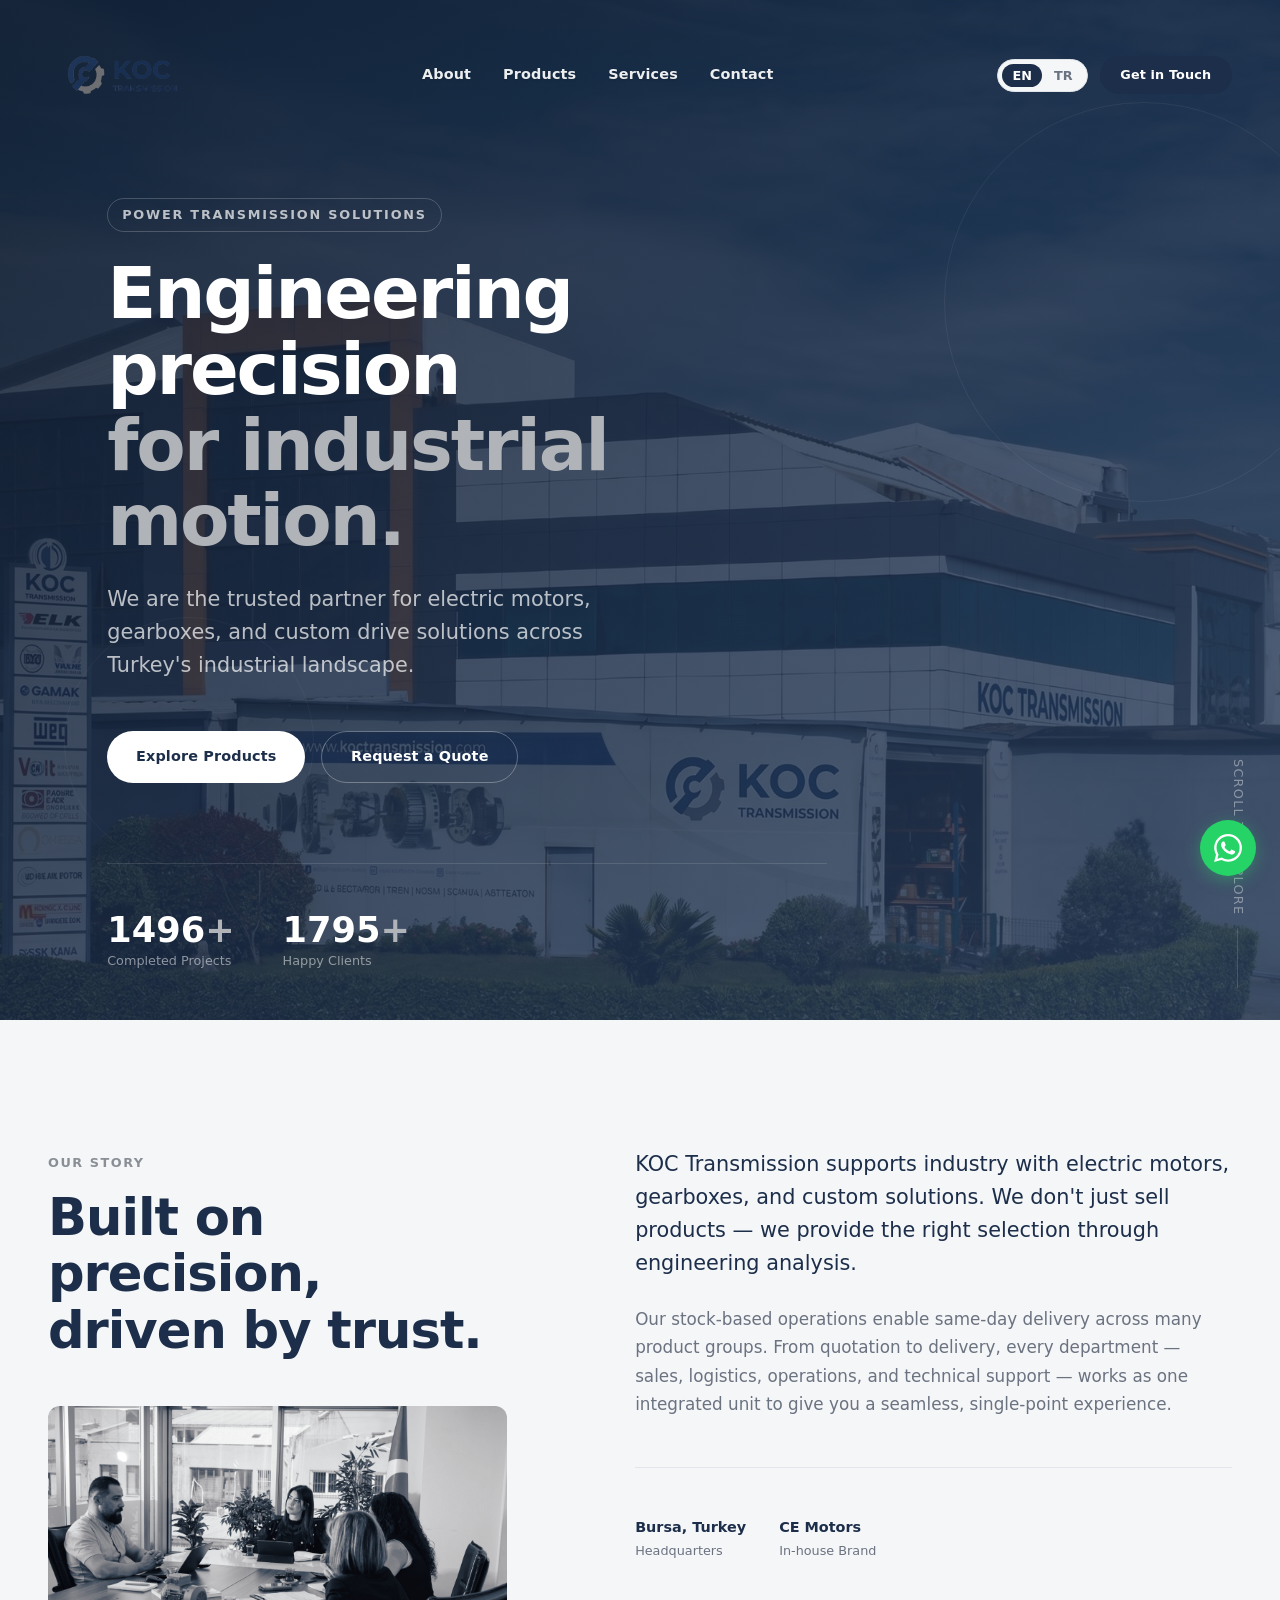
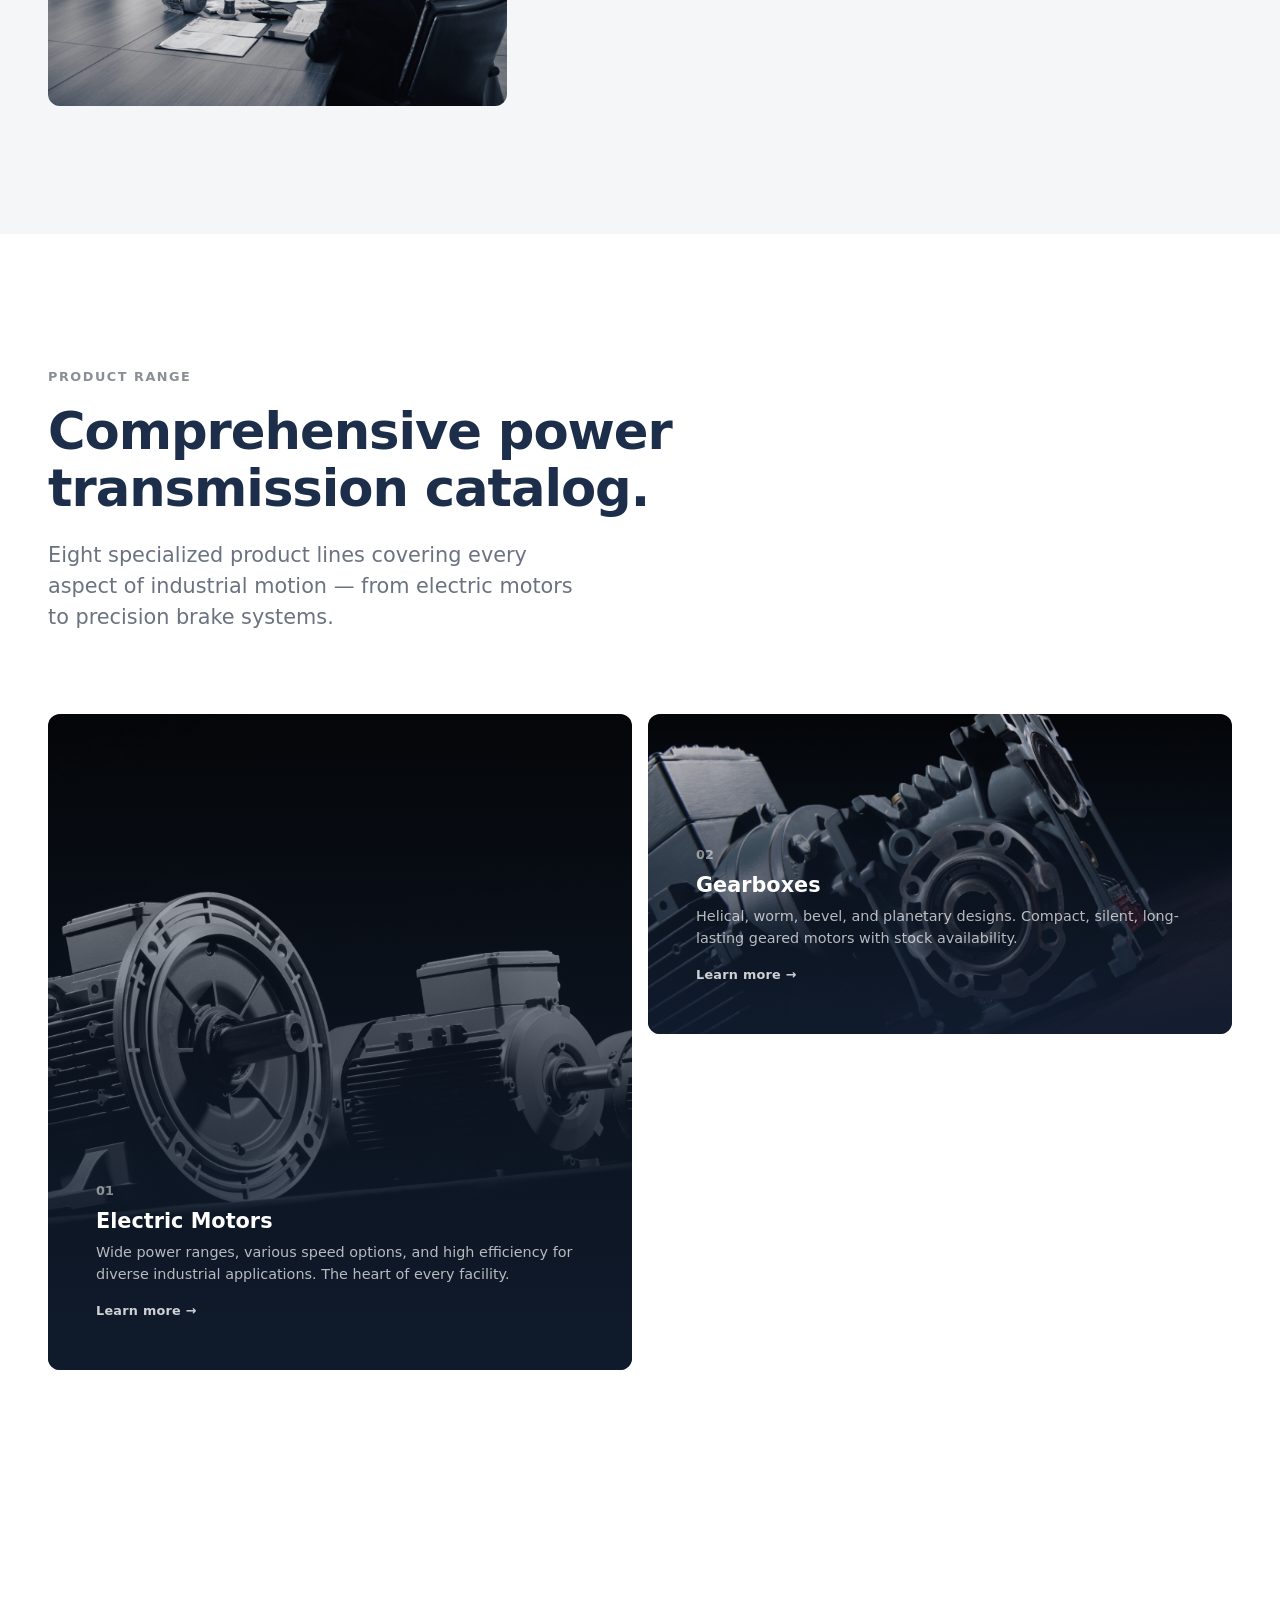
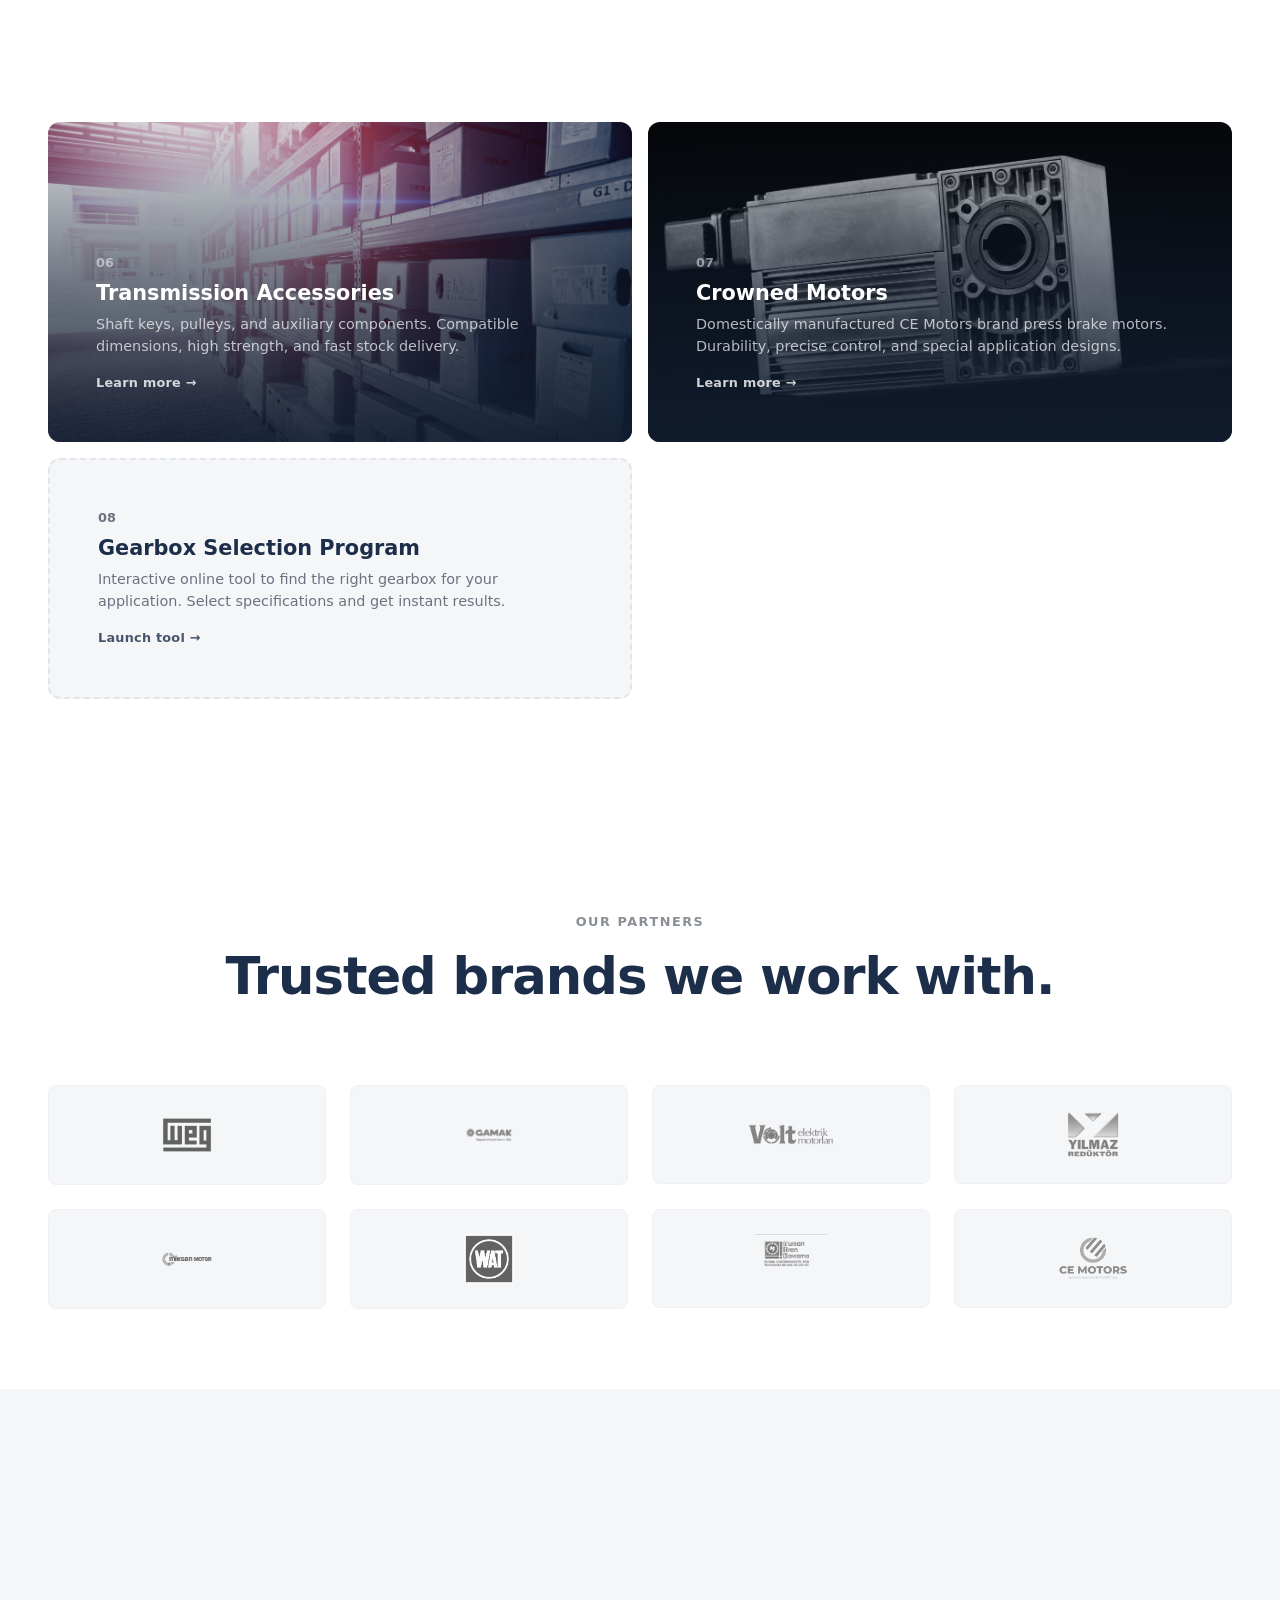
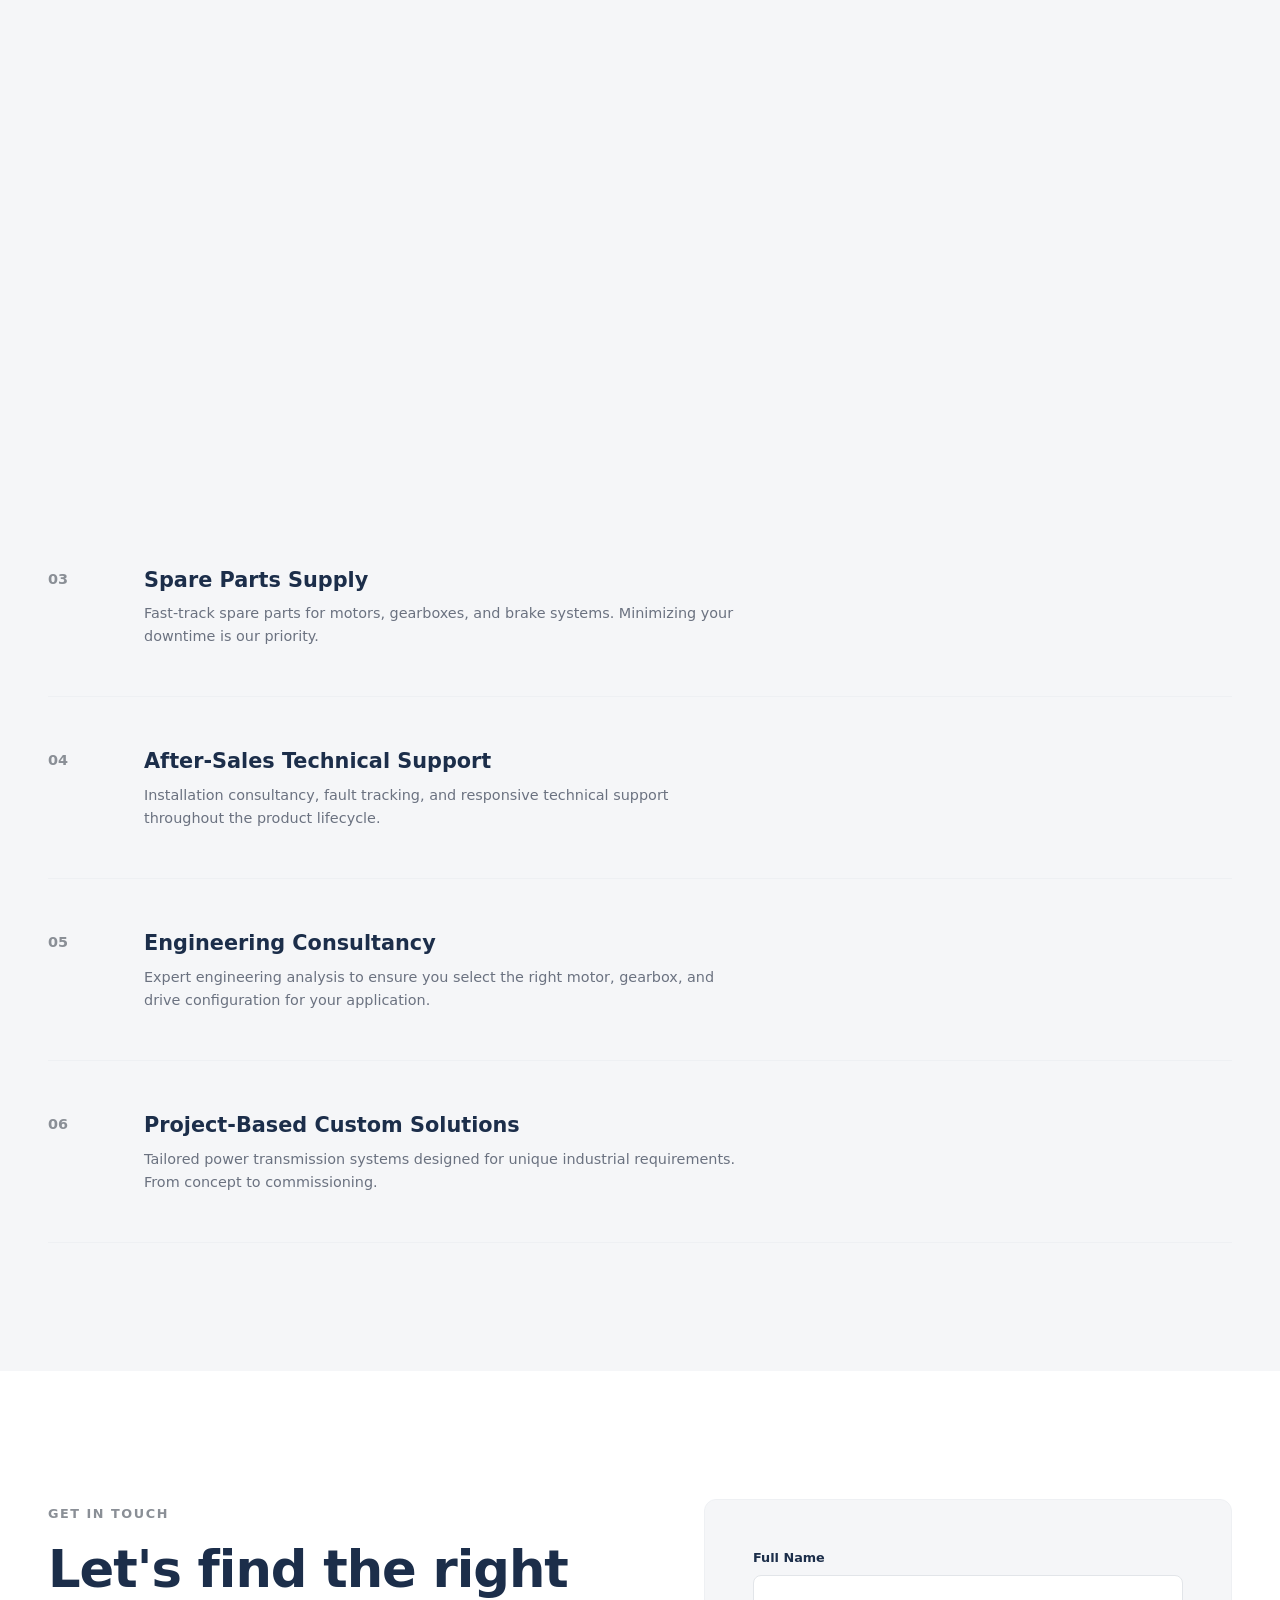
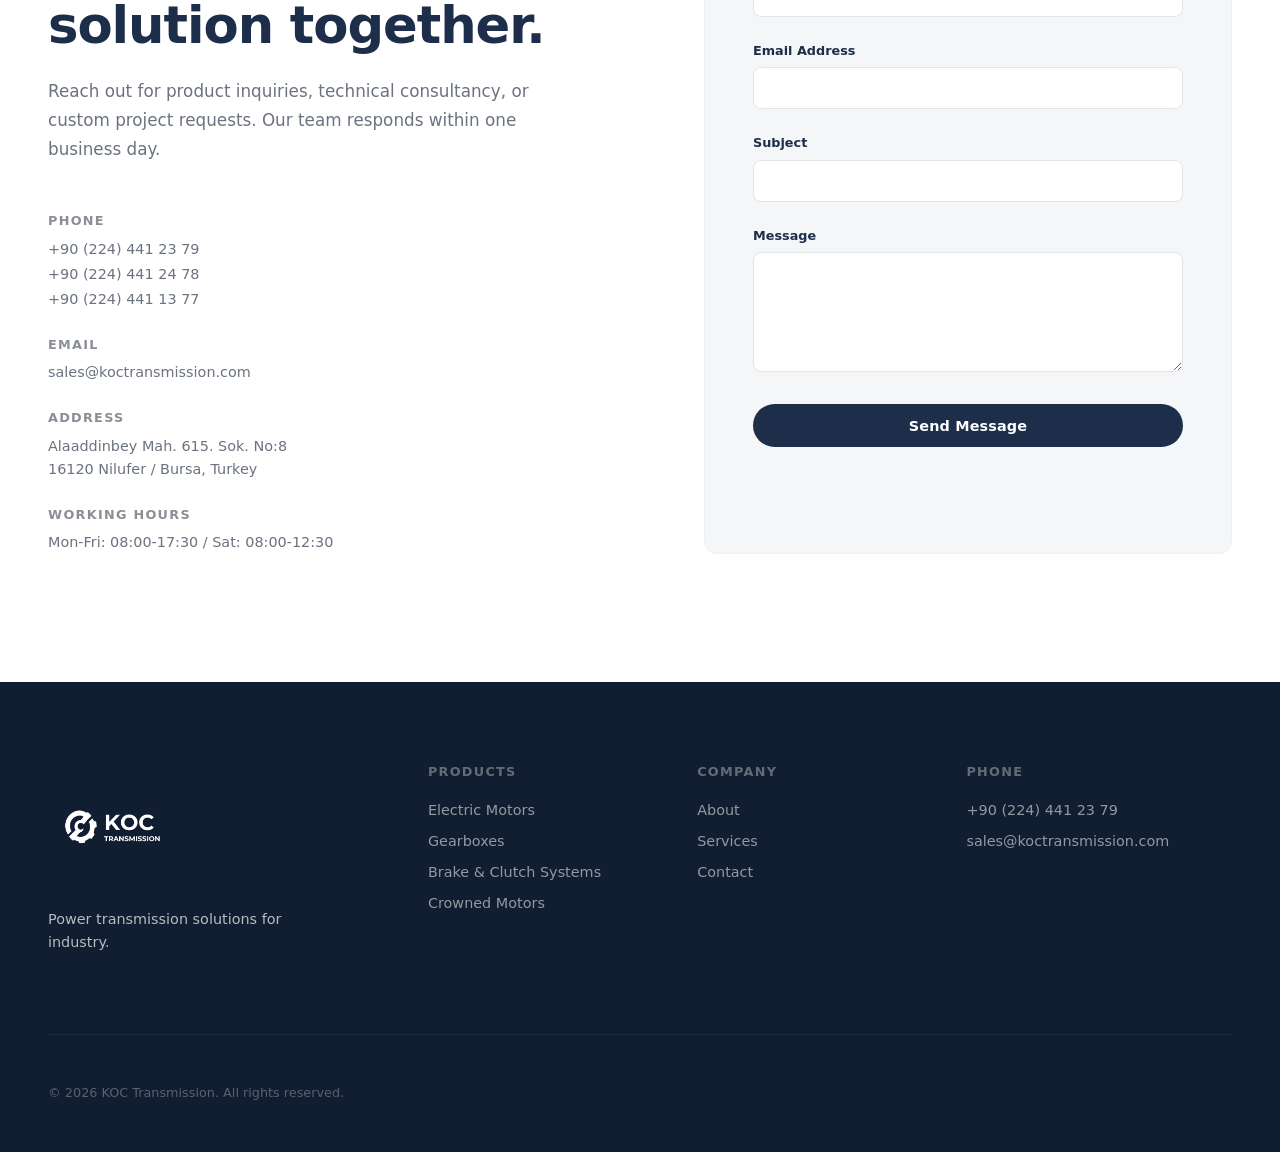
<file: index.html>
<!DOCTYPE html>
<html lang="en">
<head>
  <meta charset="UTF-8">
  <meta name="viewport" content="width=device-width, initial-scale=1.0">
  <title>KOC Transmission — Power Transmission Solutions</title>
  <meta name="description" content="KOC Transmission: Industrial electric motors, gearboxes, brake systems and power transmission solutions. Your trusted partner in Bursa, Turkey.">
  <link rel="preconnect" href="https://api.fontshare.com">
  <link href="https://api.fontshare.com/v2/css?f[]=satoshi@400,500,700,900&display=swap" rel="stylesheet">
  <link rel="stylesheet" href="css/style.css">
</head>
<body>

  <!-- NAV -->
  <nav class="nav" id="nav">
    <div class="nav__inner">
      <a href="#" class="nav__logo">
        <img src="assets/logo.png" alt="KOC Transmission" class="nav__logo-img">
      </a>
      <div class="nav__links" id="navLinks">
        <a href="#about" data-i18n="nav.about">About</a>
        <a href="#products" data-i18n="nav.products">Products</a>
        <a href="#services" data-i18n="nav.services">Services</a>
        <a href="#contact" data-i18n="nav.contact">Contact</a>
      </div>
      <div class="nav__actions">
        <button class="lang-toggle" id="langToggle" aria-label="Switch language">
          <span class="lang-toggle__active">EN</span>
          <span class="lang-toggle__inactive">TR</span>
        </button>
        <a href="#contact" class="btn btn--primary btn--sm" data-i18n="nav.cta">Get in Touch</a>
        <button class="nav__burger" id="navBurger" aria-label="Toggle menu">
          <span></span><span></span><span></span>
        </button>
      </div>
    </div>
  </nav>

  <!-- HERO -->
  <section class="hero" id="hero" style="background-image: url('assets/photos/banner.jpeg');">
    <div class="hero__bg"></div>
    <div class="hero__content">
      <div class="hero__label" data-reveal>
        <span data-i18n="hero.label">Power Transmission Solutions</span>
      </div>
      <h1 class="hero__title" data-reveal>
        <span data-i18n="hero.title1">Engineering precision</span><br>
        <span class="hero__title--accent" data-i18n="hero.title2">for industrial motion.</span>
      </h1>
      <p class="hero__sub" data-reveal data-i18n="hero.sub">We are the trusted partner for electric motors, gearboxes, and custom drive solutions across Turkey's industrial landscape.</p>
      <div class="hero__actions" data-reveal>
        <a href="#products" class="btn btn--primary" data-i18n="hero.cta1">Explore Products</a>
        <a href="#contact" class="btn btn--ghost" data-i18n="hero.cta2">Request a Quote</a>
      </div>
      <div class="hero__stats" data-reveal>
        <div class="hero__stat">
          <div class="hero__stat-row"><span class="hero__stat-num" data-count="1500">0</span><span class="hero__stat-plus">+</span></div>
          <span class="hero__stat-label" data-i18n="hero.stat2">Completed Projects</span>
        </div>
        <div class="hero__stat">
          <div class="hero__stat-row"><span class="hero__stat-num" data-count="1800">0</span><span class="hero__stat-plus">+</span></div>
          <span class="hero__stat-label" data-i18n="hero.stat3">Happy Clients</span>
        </div>
      </div>
    </div>
    <div class="hero__scroll">
      <span data-i18n="hero.scroll">Scroll to explore</span>
      <div class="hero__scroll-line"></div>
    </div>
  </section>

  <!-- ABOUT -->
  <section class="about section" id="about">
    <div class="container">
      <div class="about__grid">
        <div class="about__left" data-reveal>
          <span class="section__label" data-i18n="about.label">Our Story</span>
          <h2 class="section__title" data-i18n="about.title">Built on precision,<br>driven by trust.</h2>
          <div class="about__images">
            <img src="assets/photos/hero-1.jpg" alt="KOC Transmission Team" class="about__img about__img--full">
          </div>
        </div>
        <div class="about__right" data-reveal>
          <p class="about__lead" data-i18n="about.lead">KOC Transmission supports industry with electric motors, gearboxes, and custom solutions. We don't just sell products — we provide the right selection through engineering analysis.</p>
          <p class="about__text" data-i18n="about.text">Our stock-based operations enable same-day delivery across many product groups. From quotation to delivery, every department — sales, logistics, operations, and technical support — works as one integrated unit to give you a seamless, single-point experience.</p>
          <div class="about__highlights">
            <div class="about__highlight">
              <span class="about__highlight-label" data-i18n="about.h2">Bursa, Turkey</span>
              <span class="about__highlight-sub" data-i18n="about.h2sub">Headquarters</span>
            </div>
            <div class="about__highlight">
              <span class="about__highlight-label" data-i18n="about.h3">CE Motors</span>
              <span class="about__highlight-sub" data-i18n="about.h3sub">In-house Brand</span>
            </div>
          </div>
        </div>
      </div>
    </div>
  </section>

  <!-- PRODUCTS -->
  <section class="products section" id="products">
    <div class="container">
      <div class="section__header" data-reveal>
        <span class="section__label" data-i18n="products.label">Product Range</span>
        <h2 class="section__title" data-i18n="products.title">Comprehensive power<br>transmission catalog.</h2>
        <p class="section__desc" data-i18n="products.desc">Eight specialized product lines covering every aspect of industrial motion — from electric motors to precision brake systems.</p>
      </div>
      <div class="products__grid">

        <a href="products/electric-motors.html" class="product-card product-card--featured" data-reveal>
          <img src="assets/photos/product-2.jpg" alt="Electric Motors" class="product-card__img" loading="lazy">
          <div class="product-card__body">
            <div class="product-card__index">01</div>
            <h3 class="product-card__title" data-i18n="products.p1.title">Electric Motors</h3>
            <p class="product-card__desc" data-i18n="products.p1.desc">Wide power ranges, various speed options, and high efficiency for diverse industrial applications. The heart of every facility.</p>
            <span class="product-card__link" data-i18n="products.learn">Learn more &rarr;</span>
          </div>
        </a>

        <a href="products/gearboxes.html" class="product-card" data-reveal>
          <img src="assets/photos/product-6.jpg" alt="Gearboxes" class="product-card__img" loading="lazy">
          <div class="product-card__body">
            <div class="product-card__index">02</div>
            <h3 class="product-card__title" data-i18n="products.p2.title">Gearboxes</h3>
            <p class="product-card__desc" data-i18n="products.p2.desc">Helical, worm, bevel, and planetary designs. Compact, silent, long-lasting geared motors with stock availability.</p>
            <span class="product-card__link" data-i18n="products.learn">Learn more &rarr;</span>
          </div>
        </a>

        <a href="products/brake-clutch-systems.html" class="product-card" data-reveal>
          <img src="assets/photos/product-1.jpg" alt="Brake Systems" class="product-card__img" loading="lazy">
          <div class="product-card__body">
            <div class="product-card__index">03</div>
            <h3 class="product-card__title" data-i18n="products.p3.title">Brake & Clutch Systems</h3>
            <p class="product-card__desc" data-i18n="products.p3.desc">Electromagnetic brakes for precise stopping. Rapid engagement in frequent start-stop operations, enhancing machine safety.</p>
            <span class="product-card__link" data-i18n="products.learn">Learn more &rarr;</span>
          </div>
        </a>

        <a href="products/circulation-pumps.html" class="product-card" data-reveal>
          <img src="assets/photos/product-4.jpg" alt="Circulation Pumps" class="product-card__img" loading="lazy">
          <div class="product-card__body">
            <div class="product-card__index">04</div>
            <h3 class="product-card__title" data-i18n="products.p4.title">Circulation Pumps</h3>
            <p class="product-card__desc" data-i18n="products.p4.desc">Industrial fans and pumps for ventilation, cooling, and fluid transfer. High-efficiency, quiet-running performance.</p>
            <span class="product-card__link" data-i18n="products.learn">Learn more &rarr;</span>
          </div>
        </a>

        <a href="products/vibration-motors.html" class="product-card" data-reveal>
          <img src="assets/photos/product-3.jpg" alt="Vibration Motors" class="product-card__img" loading="lazy">
          <div class="product-card__body">
            <div class="product-card__index">05</div>
            <h3 class="product-card__title" data-i18n="products.p5.title">Vibration Motors</h3>
            <p class="product-card__desc" data-i18n="products.p5.desc">Powerful vibration for screening, feeding, conveying, and compaction. Built to withstand dusty and harsh environments.</p>
            <span class="product-card__link" data-i18n="products.learn">Learn more &rarr;</span>
          </div>
        </a>

        <a href="products/transmission-accessories.html" class="product-card" data-reveal>
          <img src="assets/photos/facility-1.jpg" alt="Transmission Accessories" class="product-card__img" loading="lazy">
          <div class="product-card__body">
            <div class="product-card__index">06</div>
            <h3 class="product-card__title" data-i18n="products.p6.title">Transmission Accessories</h3>
            <p class="product-card__desc" data-i18n="products.p6.desc">Shaft keys, pulleys, and auxiliary components. Compatible dimensions, high strength, and fast stock delivery.</p>
            <span class="product-card__link" data-i18n="products.learn">Learn more &rarr;</span>
          </div>
        </a>

        <a href="products/crowned-motors.html" class="product-card" data-reveal>
          <img src="assets/photos/product-5.jpg" alt="Crowned Motors" class="product-card__img" loading="lazy">
          <div class="product-card__body">
            <div class="product-card__index">07</div>
            <h3 class="product-card__title" data-i18n="products.p7.title">Crowned Motors</h3>
            <p class="product-card__desc" data-i18n="products.p7.desc">Domestically manufactured CE Motors brand press brake motors. Durability, precise control, and special application designs.</p>
            <span class="product-card__link" data-i18n="products.learn">Learn more &rarr;</span>
          </div>
        </a>

        <a href="#contact" class="product-card product-card--tool" data-reveal>
          <div class="product-card__body">
            <div class="product-card__index">08</div>
            <h3 class="product-card__title" data-i18n="products.p8.title">Gearbox Selection Program</h3>
            <p class="product-card__desc" data-i18n="products.p8.desc">Interactive online tool to find the right gearbox for your application. Select specifications and get instant results.</p>
            <span class="product-card__link" data-i18n="products.launch">Launch tool &rarr;</span>
          </div>
        </a>

      </div>
    </div>
  </section>

  <!-- PARTNERS -->
  <section class="partners section">
    <div class="container">
      <div class="section__header" data-reveal style="text-align:center">
        <span class="section__label" data-i18n="partners.label">Our Partners</span>
        <h2 class="section__title" data-i18n="partners.title">Trusted brands we work with.</h2>
      </div>
      <div class="partners__grid" data-reveal>
        <div class="partners__item"><img src="assets/partners/weg.png" alt="WEG" loading="lazy"></div>
        <div class="partners__item"><img src="assets/partners/gamak.png" alt="GAMAK" loading="lazy"></div>
        <div class="partners__item"><img src="assets/partners/volt.png" alt="VOLT" loading="lazy"></div>
        <div class="partners__item"><img src="assets/partners/yilmaz.png" alt="YILMAZ" loading="lazy"></div>
        <div class="partners__item"><img src="assets/partners/miksan.png" alt="MIKSAN" loading="lazy"></div>
        <div class="partners__item"><img src="assets/partners/wat.png" alt="WAT" loading="lazy"></div>
        <div class="partners__item"><img src="assets/partners/nursan.png" alt="NURSAN" loading="lazy"></div>
        <div class="partners__item"><img src="assets/partners/ce-motors.png" alt="CE Motors" loading="lazy"></div>
      </div>
    </div>
  </section>

  <!-- SERVICES -->
  <section class="services section" id="services">
    <div class="container">
      <div class="section__header" data-reveal>
        <span class="section__label" data-i18n="services.label">What We Do</span>
        <h2 class="section__title" data-i18n="services.title">End-to-end industrial<br>support.</h2>
      </div>
      <div class="services__list">

        <div class="service" data-reveal>
          <span class="service__num">01</span>
          <div class="service__content">
            <h3 class="service__title" data-i18n="services.s1.title">Motor Supply & Distribution</h3>
            <p class="service__desc" data-i18n="services.s1.desc">Extensive stock of electric motors from leading manufacturers, with same-day dispatch for standard models.</p>
          </div>
        </div>

        <div class="service" data-reveal>
          <span class="service__num">02</span>
          <div class="service__content">
            <h3 class="service__title" data-i18n="services.s2.title">Gearbox Systems & Solutions</h3>
            <p class="service__desc" data-i18n="services.s2.desc">Complete gearbox solutions from selection through installation, covering all industrial torque and speed requirements.</p>
          </div>
        </div>

        <div class="service" data-reveal>
          <span class="service__num">03</span>
          <div class="service__content">
            <h3 class="service__title" data-i18n="services.s3.title">Spare Parts Supply</h3>
            <p class="service__desc" data-i18n="services.s3.desc">Fast-track spare parts for motors, gearboxes, and brake systems. Minimizing your downtime is our priority.</p>
          </div>
        </div>

        <div class="service" data-reveal>
          <span class="service__num">04</span>
          <div class="service__content">
            <h3 class="service__title" data-i18n="services.s4.title">After-Sales Technical Support</h3>
            <p class="service__desc" data-i18n="services.s4.desc">Installation consultancy, fault tracking, and responsive technical support throughout the product lifecycle.</p>
          </div>
        </div>

        <div class="service" data-reveal>
          <span class="service__num">05</span>
          <div class="service__content">
            <h3 class="service__title" data-i18n="services.s5.title">Engineering Consultancy</h3>
            <p class="service__desc" data-i18n="services.s5.desc">Expert engineering analysis to ensure you select the right motor, gearbox, and drive configuration for your application.</p>
          </div>
        </div>

        <div class="service" data-reveal>
          <span class="service__num">06</span>
          <div class="service__content">
            <h3 class="service__title" data-i18n="services.s6.title">Project-Based Custom Solutions</h3>
            <p class="service__desc" data-i18n="services.s6.desc">Tailored power transmission systems designed for unique industrial requirements. From concept to commissioning.</p>
          </div>
        </div>

      </div>
    </div>
  </section>

  <!-- CONTACT -->
  <section class="contact section" id="contact">
    <div class="container">
      <div class="contact__grid">
        <div class="contact__info" data-reveal>
          <span class="section__label" data-i18n="contact.label">Get in Touch</span>
          <h2 class="section__title" data-i18n="contact.title">Let's find the right<br>solution together.</h2>
          <p class="contact__text" data-i18n="contact.text">Reach out for product inquiries, technical consultancy, or custom project requests. Our team responds within one business day.</p>

          <div class="contact__details">
            <div class="contact__detail">
              <span class="contact__detail-label" data-i18n="contact.phone">Phone</span>
              <a href="tel:+902244412379">+90 (224) 441 23 79</a>
              <a href="tel:+902244412478">+90 (224) 441 24 78</a>
              <a href="tel:+902244411377">+90 (224) 441 13 77</a>
            </div>
            <div class="contact__detail">
              <span class="contact__detail-label" data-i18n="contact.email">Email</span>
              <a href="mailto:sales@koctransmission.com">sales@koctransmission.com</a>
            </div>
            <div class="contact__detail">
              <span class="contact__detail-label" data-i18n="contact.address">Address</span>
              <p>Alaaddinbey Mah. 615. Sok. No:8<br>16120 Nilufer / Bursa, Turkey</p>
            </div>
            <div class="contact__detail">
              <span class="contact__detail-label" data-i18n="contact.hours">Working Hours</span>
              <p data-i18n="contact.hoursDetail">Mon-Fri: 08:00-17:30 / Sat: 08:00-12:30</p>
            </div>
          </div>
        </div>

        <form class="contact__form" data-reveal id="contactForm">
          <div class="form__group">
            <label for="name" data-i18n="contact.form.name">Full Name</label>
            <input type="text" id="name" name="name" required>
          </div>
          <div class="form__group">
            <label for="email" data-i18n="contact.form.email">Email Address</label>
            <input type="email" id="email" name="email" required>
          </div>
          <div class="form__group">
            <label for="subject" data-i18n="contact.form.subject">Subject</label>
            <input type="text" id="subject" name="subject">
          </div>
          <div class="form__group">
            <label for="message" data-i18n="contact.form.message">Message</label>
            <textarea id="message" name="message" rows="5" required></textarea>
          </div>
          <button type="submit" class="btn btn--primary btn--full" data-i18n="contact.form.submit">Send Message</button>
        </form>
      </div>
    </div>
  </section>

  <!-- FOOTER -->
  <footer class="footer">
    <div class="container">
      <div class="footer__grid">
        <div class="footer__brand">
          <img src="assets/logo.png" alt="KOC Transmission" class="nav__logo-img">
          <p class="footer__tagline" data-i18n="footer.tagline">Power transmission solutions for industry.</p>
        </div>
        <div class="footer__col">
          <span class="footer__heading" data-i18n="footer.products">Products</span>
          <a href="products/electric-motors.html" data-i18n="products.p1.title">Electric Motors</a>
          <a href="products/gearboxes.html" data-i18n="products.p2.title">Gearboxes</a>
          <a href="products/brake-clutch-systems.html" data-i18n="products.p3.title">Brake & Clutch Systems</a>
          <a href="products/crowned-motors.html" data-i18n="products.p7.title">Crowned Motors</a>
        </div>
        <div class="footer__col">
          <span class="footer__heading" data-i18n="footer.company">Company</span>
          <a href="#about" data-i18n="nav.about">About</a>
          <a href="#services" data-i18n="nav.services">Services</a>
          <a href="#contact" data-i18n="nav.contact">Contact</a>
        </div>
        <div class="footer__col">
          <span class="footer__heading" data-i18n="contact.phone">Phone</span>
          <a href="tel:+902244412379">+90 (224) 441 23 79</a>
          <a href="mailto:sales@koctransmission.com">sales@koctransmission.com</a>
        </div>
      </div>
      <div class="footer__bottom">
        <p>&copy; 2026 KOC Transmission. <span data-i18n="footer.rights">All rights reserved.</span></p>
      </div>
    </div>
  </footer>

  <!-- SCROLL TO TOP -->
  <button class="scroll-top" id="scrollTop" aria-label="Scroll to top" title="Scroll to top">
    <svg viewBox="0 0 24 24" fill="none" stroke="currentColor" stroke-width="2.5" stroke-linecap="round" stroke-linejoin="round" aria-hidden="true"><path d="M18 15l-6-6-6 6"/></svg>
  </button>

  <!-- WHATSAPP FAB -->
  <a href="https://wa.me/905339537777" target="_blank" rel="noopener" class="whatsapp-fab" aria-label="WhatsApp">
    <svg width="28" height="28" viewBox="0 0 24 24" fill="currentColor"><path d="M17.472 14.382c-.297-.149-1.758-.867-2.03-.967-.273-.099-.471-.148-.67.15-.197.297-.767.966-.94 1.164-.173.199-.347.223-.644.075-.297-.15-1.255-.463-2.39-1.475-.883-.788-1.48-1.761-1.653-2.059-.173-.297-.018-.458.13-.606.134-.133.298-.347.446-.52.149-.174.198-.298.298-.497.099-.198.05-.371-.025-.52-.075-.149-.669-1.612-.916-2.207-.242-.579-.487-.5-.669-.51-.173-.008-.371-.01-.57-.01-.198 0-.52.074-.792.372-.272.297-1.04 1.016-1.04 2.479 0 1.462 1.065 2.875 1.213 3.074.149.198 2.096 3.2 5.077 4.487.709.306 1.262.489 1.694.625.712.227 1.36.195 1.871.118.571-.085 1.758-.719 2.006-1.413.248-.694.248-1.289.173-1.413-.074-.124-.272-.198-.57-.347m-5.421 7.403h-.004a9.87 9.87 0 01-5.031-1.378l-.361-.214-3.741.982.998-3.648-.235-.374a9.86 9.86 0 01-1.51-5.26c.001-5.45 4.436-9.884 9.888-9.884 2.64 0 5.122 1.03 6.988 2.898a9.825 9.825 0 012.893 6.994c-.003 5.45-4.437 9.884-9.885 9.884m8.413-18.297A11.815 11.815 0 0012.05 0C5.495 0 .16 5.335.157 11.892c0 2.096.547 4.142 1.588 5.945L.057 24l6.305-1.654a11.882 11.882 0 005.683 1.448h.005c6.554 0 11.89-5.335 11.893-11.893a11.821 11.821 0 00-3.48-8.413z"/></svg>
  </a>

  <script src="js/main.js"></script>
</body>
</html>
</file>
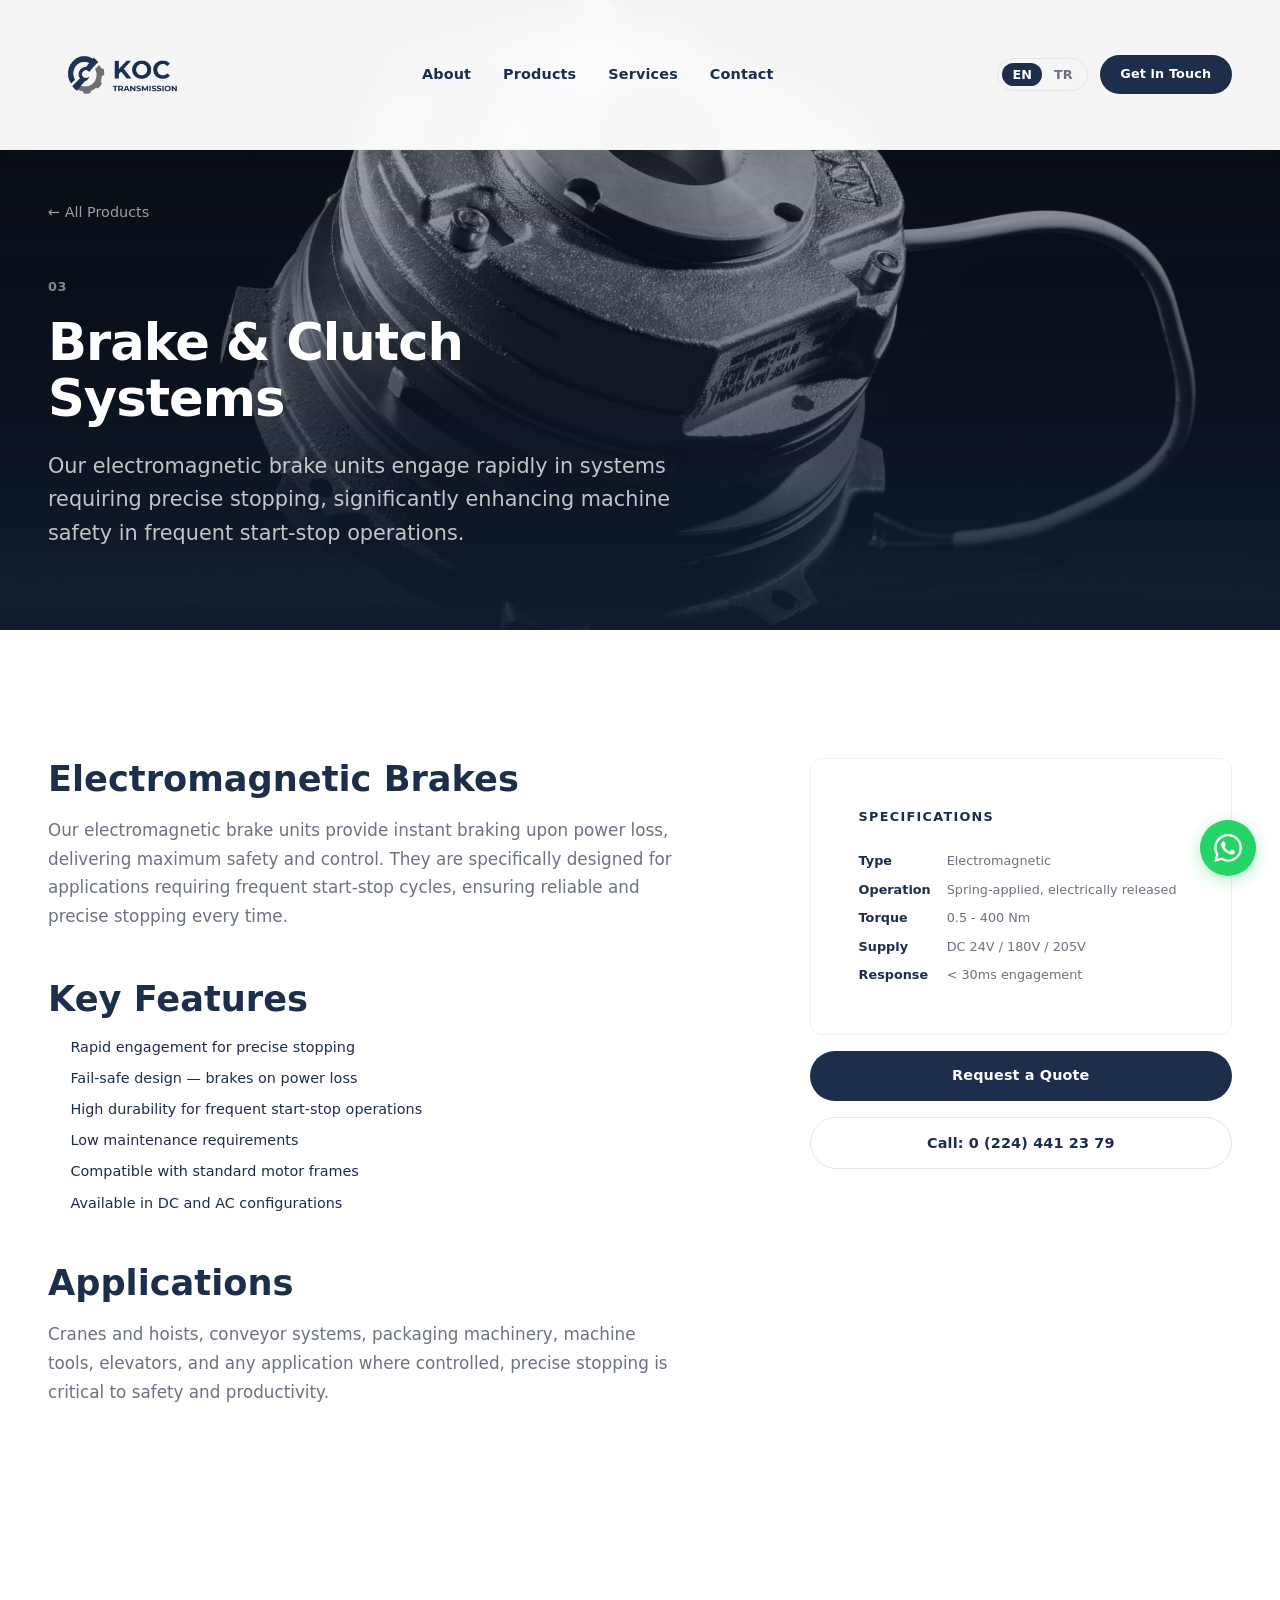
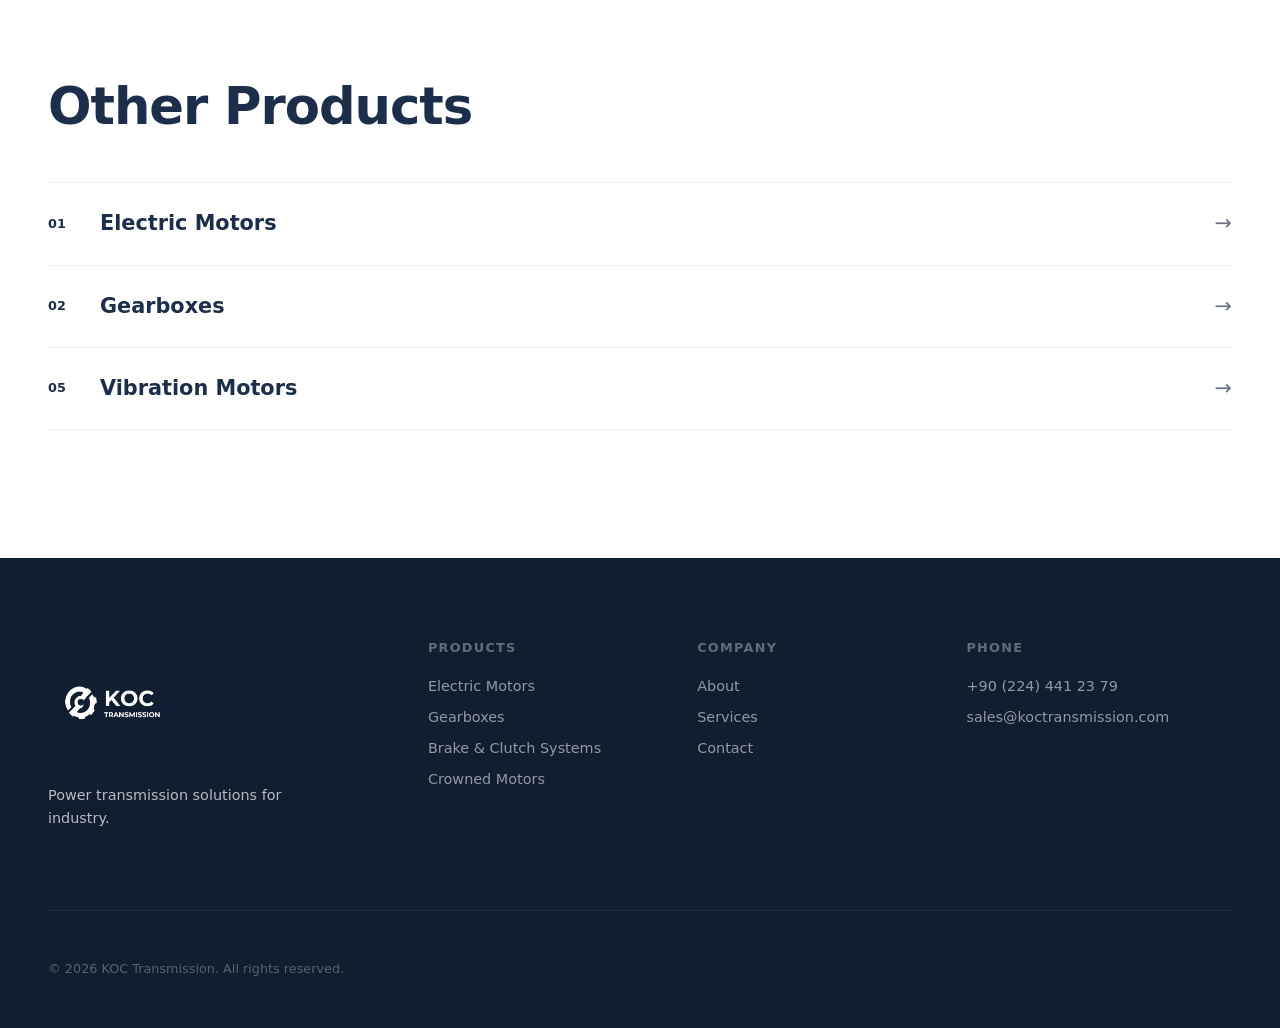
<file: products/brake-clutch-systems.html>
<!DOCTYPE html>
<html lang="en">
<head>
  <meta charset="UTF-8">
  <meta name="viewport" content="width=device-width, initial-scale=1.0">
  <title>Brake & Clutch Systems — KOC Transmission</title>
  <meta name="description" content="Electromagnetic brakes and clutch systems for precise stopping and machine safety. KOC Transmission, Bursa.">
  <link rel="preconnect" href="https://api.fontshare.com">
  <link href="https://api.fontshare.com/v2/css?f[]=satoshi@400,500,700,900&display=swap" rel="stylesheet">
  <link rel="stylesheet" href="../css/style.css">
  <link rel="stylesheet" href="../css/product-detail.css">
</head>
<body>
  <nav class="nav nav--scrolled" id="nav">
    <div class="nav__inner">
      <a href="../index.html" class="nav__logo"><img src="../assets/logo.png" alt="KOC Transmission" class="nav__logo-img"></a>
      <div class="nav__links" id="navLinks"><a href="../index.html#about" data-i18n="nav.about">About</a><a href="../index.html#products" data-i18n="nav.products">Products</a><a href="../index.html#services" data-i18n="nav.services">Services</a><a href="../index.html#contact" data-i18n="nav.contact">Contact</a></div>
      <div class="nav__actions">
        <button class="lang-toggle" id="langToggle" aria-label="Switch language"><span class="lang-toggle__active">EN</span><span class="lang-toggle__inactive">TR</span></button>
        <a href="../index.html#contact" class="btn btn--primary btn--sm" data-i18n="nav.cta">Get in Touch</a>
        <button class="nav__burger" id="navBurger" aria-label="Toggle menu"><span></span><span></span><span></span></button>
      </div>
    </div>
  </nav>

  <section class="product-hero" style="background-image: url(../assets/photos/product-1.jpg)">
    <div class="container">
      <a href="../index.html#products" class="product-hero__back" data-i18n="product.back">&larr; All Products</a>
      <div class="product-hero__grid">
        <div class="product-hero__content" data-reveal>
          <span class="product-hero__index">03</span>
          <h1 class="product-hero__title" data-i18n="products.p3.title">Brake & Clutch Systems</h1>
          <p class="product-hero__lead" data-i18n="detail.p3.lead">Our electromagnetic brake units engage rapidly in systems requiring precise stopping, significantly enhancing machine safety in frequent start-stop operations.</p>
        </div>
        <div class="product-hero__icon" data-reveal>
          <svg width="80" height="80" viewBox="0 0 24 24" fill="none" stroke="currentColor" stroke-width="1"><rect x="3" y="3" width="18" height="18" rx="2"/><path d="M9 3v18M3 9h18"/></svg>
        </div>
      </div>
    </div>
  </section>

  <section class="product-detail section">
    <div class="container">
      <div class="product-detail__grid">
        <div class="product-detail__main" data-reveal>
          <h2 data-i18n="detail.p3.h1">Electromagnetic Brakes</h2>
          <p data-i18n="detail.p3.t1">Our electromagnetic brake units provide instant braking upon power loss, delivering maximum safety and control. They are specifically designed for applications requiring frequent start-stop cycles, ensuring reliable and precise stopping every time.</p>

          <h2 data-i18n="detail.p3.h2">Key Features</h2>
          <ul class="product-detail__features">
            <li data-i18n="detail.p3.f1">Rapid engagement for precise stopping</li>
            <li data-i18n="detail.p3.f2">Fail-safe design — brakes on power loss</li>
            <li data-i18n="detail.p3.f3">High durability for frequent start-stop operations</li>
            <li data-i18n="detail.p3.f4">Low maintenance requirements</li>
            <li data-i18n="detail.p3.f5">Compatible with standard motor frames</li>
            <li data-i18n="detail.p3.f6">Available in DC and AC configurations</li>
          </ul>

          <h2 data-i18n="detail.p3.h3">Applications</h2>
          <p data-i18n="detail.p3.t2">Cranes and hoists, conveyor systems, packaging machinery, machine tools, elevators, and any application where controlled, precise stopping is critical to safety and productivity.</p>
        </div>

        <aside class="product-detail__sidebar" data-reveal>
          <div class="product-detail__card">
            <h3 data-i18n="detail.sidebar.specs">Specifications</h3>
            <dl class="product-detail__specs">
              <dt data-i18n="detail.p3.s1l">Type</dt>
              <dd data-i18n="detail.p3.s1v">Electromagnetic</dd>
              <dt data-i18n="detail.p3.s2l">Operation</dt>
              <dd data-i18n="detail.p3.s2v">Spring-applied, electrically released</dd>
              <dt data-i18n="detail.p3.s3l">Torque</dt>
              <dd data-i18n="detail.p3.s3v">0.5 - 400 Nm</dd>
              <dt data-i18n="detail.p3.s4l">Supply</dt>
              <dd data-i18n="detail.p3.s4v">DC 24V / 180V / 205V</dd>
              <dt data-i18n="detail.p3.s5l">Response</dt>
              <dd data-i18n="detail.p3.s5v">< 30ms engagement</dd>
            </dl>
          </div>
          <a href="../index.html#contact" class="btn btn--primary btn--full" data-i18n="detail.cta">Request a Quote</a>
          <a href="tel:+902244412379" class="btn btn--ghost btn--full" data-i18n="detail.call">Call: 0 (224) 441 23 79</a>
        </aside>
      </div>
    </div>
  </section>

  <section class="related section">
    <div class="container">
      <h2 class="section__title" data-i18n="detail.related">Other Products</h2>
      <div class="related__grid">
        <a href="electric-motors.html" class="related__item" data-reveal><span class="related__num">01</span><span class="related__name" data-i18n="products.p1.title">Electric Motors</span><span class="related__arrow">&rarr;</span></a>
        <a href="gearboxes.html" class="related__item" data-reveal><span class="related__num">02</span><span class="related__name" data-i18n="products.p2.title">Gearboxes</span><span class="related__arrow">&rarr;</span></a>
        <a href="vibration-motors.html" class="related__item" data-reveal><span class="related__num">05</span><span class="related__name" data-i18n="products.p5.title">Vibration Motors</span><span class="related__arrow">&rarr;</span></a>
      </div>
    </div>
  </section>

  <footer class="footer"><div class="container"><div class="footer__grid"><div class="footer__brand"><img src="../assets/logo.png" alt="KOC Transmission" class="nav__logo-img"><p class="footer__tagline" data-i18n="footer.tagline">Power transmission solutions for industry.</p></div><div class="footer__col"><span class="footer__heading" data-i18n="footer.products">Products</span><a href="electric-motors.html" data-i18n="products.p1.title">Electric Motors</a><a href="gearboxes.html" data-i18n="products.p2.title">Gearboxes</a><a href="brake-clutch-systems.html" data-i18n="products.p3.title">Brake & Clutch Systems</a><a href="crowned-motors.html" data-i18n="products.p7.title">Crowned Motors</a></div><div class="footer__col"><span class="footer__heading" data-i18n="footer.company">Company</span><a href="../index.html#about" data-i18n="nav.about">About</a><a href="../index.html#services" data-i18n="nav.services">Services</a><a href="../index.html#contact" data-i18n="nav.contact">Contact</a></div><div class="footer__col"><span class="footer__heading" data-i18n="contact.phone">Phone</span><a href="tel:+902244412379">+90 (224) 441 23 79</a><a href="mailto:sales@koctransmission.com">sales@koctransmission.com</a></div></div><div class="footer__bottom"><p>&copy; 2026 KOC Transmission. <span data-i18n="footer.rights">All rights reserved.</span></p></div></div></footer>
  <button class="scroll-top" id="scrollTop" aria-label="Scroll to top" title="Scroll to top"><svg viewBox="0 0 24 24" fill="none" stroke="currentColor" stroke-width="2.5" stroke-linecap="round" stroke-linejoin="round" aria-hidden="true"><path d="M18 15l-6-6-6 6"/></svg></button>
  <a href="https://wa.me/905339537777" target="_blank" rel="noopener" class="whatsapp-fab" aria-label="WhatsApp"><svg width="28" height="28" viewBox="0 0 24 24" fill="currentColor"><path d="M17.472 14.382c-.297-.149-1.758-.867-2.03-.967-.273-.099-.471-.148-.67.15-.197.297-.767.966-.94 1.164-.173.199-.347.223-.644.075-.297-.15-1.255-.463-2.39-1.475-.883-.788-1.48-1.761-1.653-2.059-.173-.297-.018-.458.13-.606.134-.133.298-.347.446-.52.149-.174.198-.298.298-.497.099-.198.05-.371-.025-.52-.075-.149-.669-1.612-.916-2.207-.242-.579-.487-.5-.669-.51-.173-.008-.371-.01-.57-.01-.198 0-.52.074-.792.372-.272.297-1.04 1.016-1.04 2.479 0 1.462 1.065 2.875 1.213 3.074.149.198 2.096 3.2 5.077 4.487.709.306 1.262.489 1.694.625.712.227 1.36.195 1.871.118.571-.085 1.758-.719 2.006-1.413.248-.694.248-1.289.173-1.413-.074-.124-.272-.198-.57-.347m-5.421 7.403h-.004a9.87 9.87 0 01-5.031-1.378l-.361-.214-3.741.982.998-3.648-.235-.374a9.86 9.86 0 01-1.51-5.26c.001-5.45 4.436-9.884 9.888-9.884 2.64 0 5.122 1.03 6.988 2.898a9.825 9.825 0 012.893 6.994c-.003 5.45-4.437 9.884-9.885 9.884m8.413-18.297A11.815 11.815 0 0012.05 0C5.495 0 .16 5.335.157 11.892c0 2.096.547 4.142 1.588 5.945L.057 24l6.305-1.654a11.882 11.882 0 005.683 1.448h.005c6.554 0 11.89-5.335 11.893-11.893a11.821 11.821 0 00-3.48-8.413z"/></svg></a>
  <script src="../js/product-detail.js"></script>
</body>
</html>
</file>
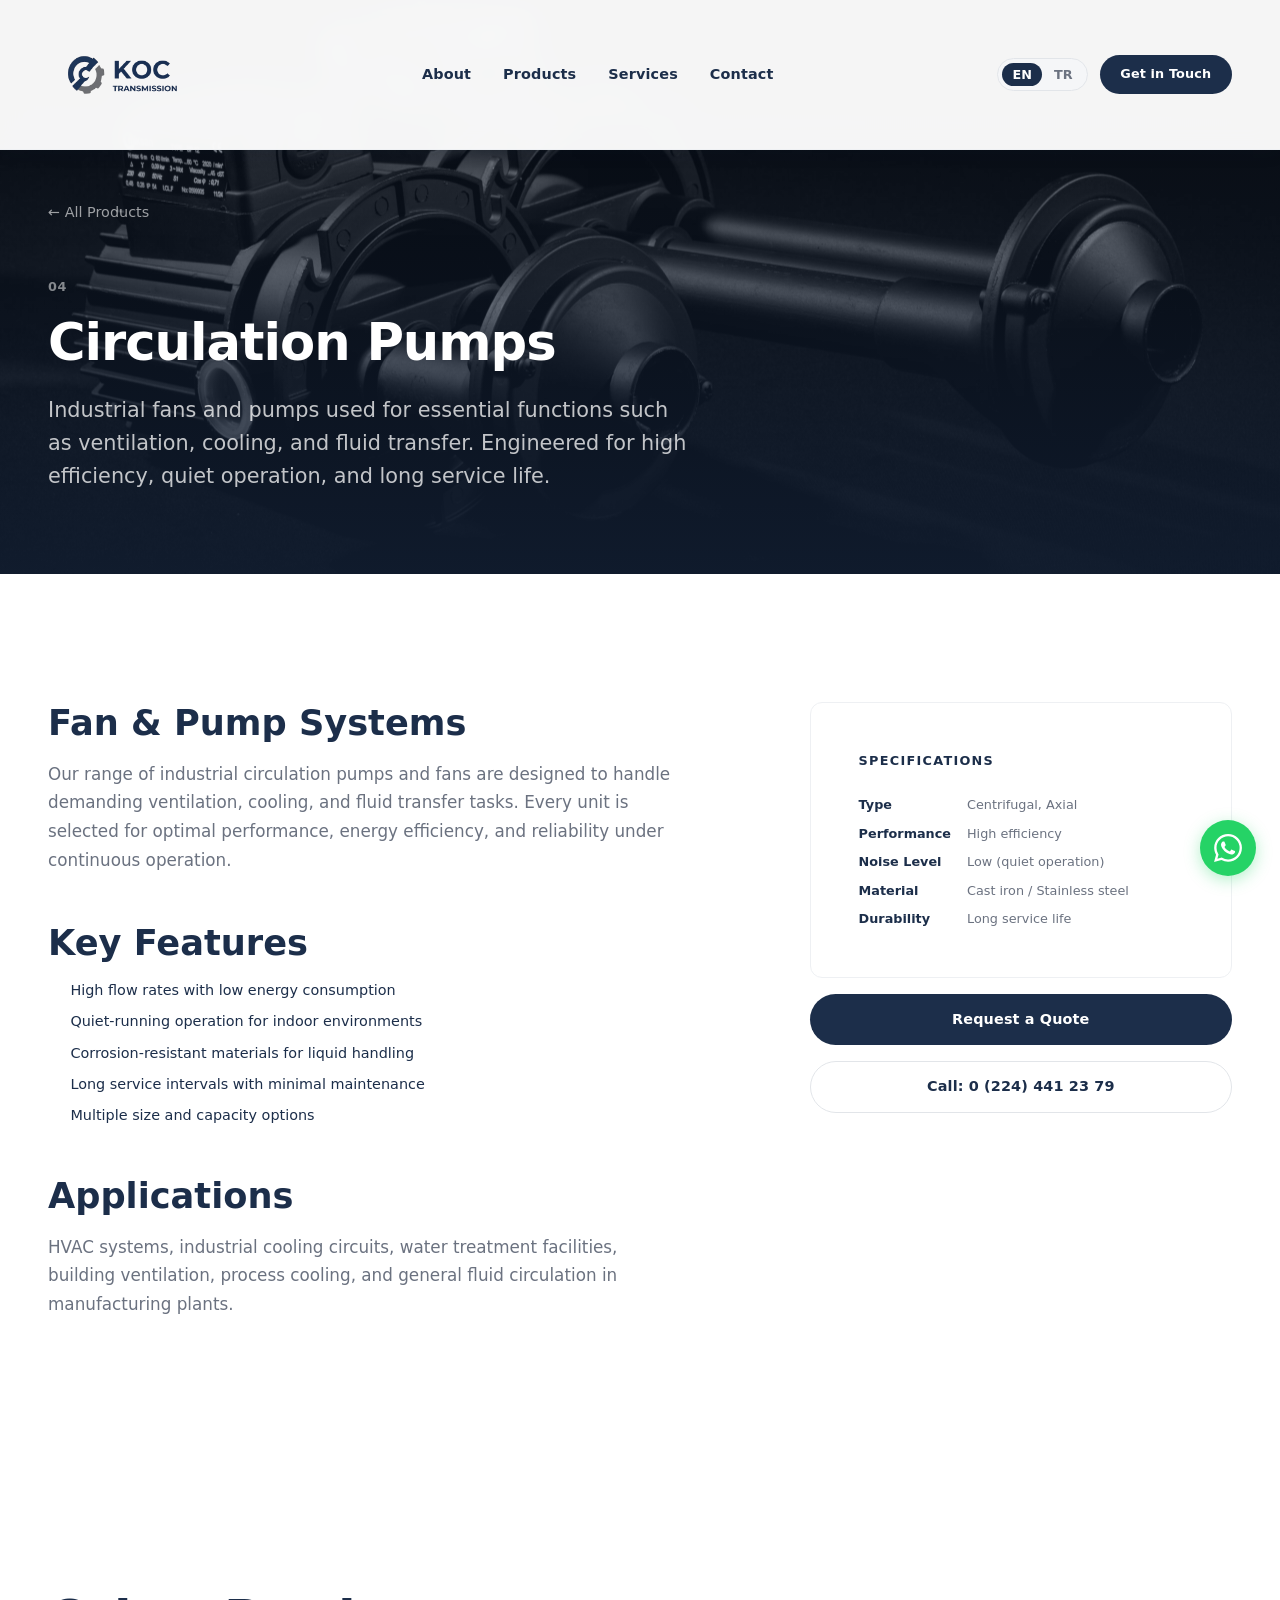
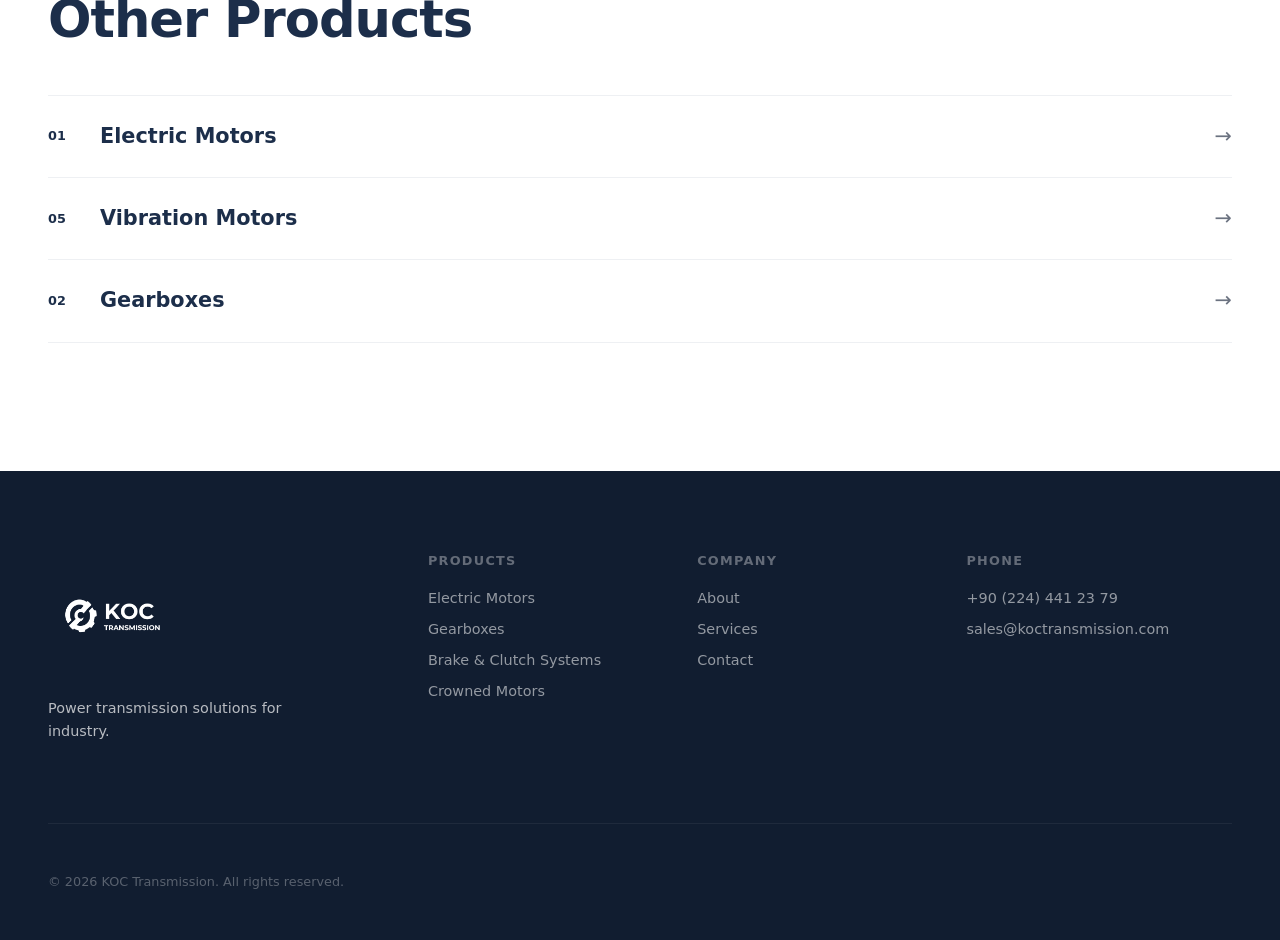
<file: products/circulation-pumps.html>
<!DOCTYPE html>
<html lang="en">
<head>
  <meta charset="UTF-8">
  <meta name="viewport" content="width=device-width, initial-scale=1.0">
  <title>Circulation Pumps — KOC Transmission</title>
  <meta name="description" content="Industrial fans and pumps for ventilation, cooling, and fluid transfer. High-efficiency, quiet-running. KOC Transmission.">
  <link rel="preconnect" href="https://api.fontshare.com">
  <link href="https://api.fontshare.com/v2/css?f[]=satoshi@400,500,700,900&display=swap" rel="stylesheet">
  <link rel="stylesheet" href="../css/style.css">
  <link rel="stylesheet" href="../css/product-detail.css">
</head>
<body>
  <nav class="nav nav--scrolled" id="nav">
    <div class="nav__inner">
      <a href="../index.html" class="nav__logo"><img src="../assets/logo.png" alt="KOC Transmission" class="nav__logo-img"></a>
      <div class="nav__links" id="navLinks"><a href="../index.html#about" data-i18n="nav.about">About</a><a href="../index.html#products" data-i18n="nav.products">Products</a><a href="../index.html#services" data-i18n="nav.services">Services</a><a href="../index.html#contact" data-i18n="nav.contact">Contact</a></div>
      <div class="nav__actions">
        <button class="lang-toggle" id="langToggle" aria-label="Switch language"><span class="lang-toggle__active">EN</span><span class="lang-toggle__inactive">TR</span></button>
        <a href="../index.html#contact" class="btn btn--primary btn--sm" data-i18n="nav.cta">Get in Touch</a>
        <button class="nav__burger" id="navBurger" aria-label="Toggle menu"><span></span><span></span><span></span></button>
      </div>
    </div>
  </nav>

  <section class="product-hero" style="background-image: url(../assets/photos/product-4.jpg)">
    <div class="container">
      <a href="../index.html#products" class="product-hero__back" data-i18n="product.back">&larr; All Products</a>
      <div class="product-hero__grid">
        <div class="product-hero__content" data-reveal>
          <span class="product-hero__index">04</span>
          <h1 class="product-hero__title" data-i18n="products.p4.title">Circulation Pumps</h1>
          <p class="product-hero__lead" data-i18n="detail.p4.lead">Industrial fans and pumps used for essential functions such as ventilation, cooling, and fluid transfer. Engineered for high efficiency, quiet operation, and long service life.</p>
        </div>
        <div class="product-hero__icon" data-reveal>
          <svg width="80" height="80" viewBox="0 0 24 24" fill="none" stroke="currentColor" stroke-width="1"><path d="M12 2C6.48 2 2 6.48 2 12s4.48 10 10 10 10-4.48 10-10S17.52 2 12 2z"/><path d="M12 6v6l4 2"/></svg>
        </div>
      </div>
    </div>
  </section>

  <section class="product-detail section">
    <div class="container">
      <div class="product-detail__grid">
        <div class="product-detail__main" data-reveal>
          <h2 data-i18n="detail.p4.h1">Fan & Pump Systems</h2>
          <p data-i18n="detail.p4.t1">Our range of industrial circulation pumps and fans are designed to handle demanding ventilation, cooling, and fluid transfer tasks. Every unit is selected for optimal performance, energy efficiency, and reliability under continuous operation.</p>

          <h2 data-i18n="detail.p4.h2">Key Features</h2>
          <ul class="product-detail__features">
            <li data-i18n="detail.p4.f1">High flow rates with low energy consumption</li>
            <li data-i18n="detail.p4.f2">Quiet-running operation for indoor environments</li>
            <li data-i18n="detail.p4.f3">Corrosion-resistant materials for liquid handling</li>
            <li data-i18n="detail.p4.f4">Long service intervals with minimal maintenance</li>
            <li data-i18n="detail.p4.f5">Multiple size and capacity options</li>
          </ul>

          <h2 data-i18n="detail.p4.h3">Applications</h2>
          <p data-i18n="detail.p4.t2">HVAC systems, industrial cooling circuits, water treatment facilities, building ventilation, process cooling, and general fluid circulation in manufacturing plants.</p>
        </div>

        <aside class="product-detail__sidebar" data-reveal>
          <div class="product-detail__card">
            <h3 data-i18n="detail.sidebar.specs">Specifications</h3>
            <dl class="product-detail__specs">
              <dt data-i18n="detail.p4.s1l">Type</dt>
              <dd data-i18n="detail.p4.s1v">Centrifugal, Axial</dd>
              <dt data-i18n="detail.p4.s2l">Performance</dt>
              <dd data-i18n="detail.p4.s2v">High efficiency</dd>
              <dt data-i18n="detail.p4.s3l">Noise Level</dt>
              <dd data-i18n="detail.p4.s3v">Low (quiet operation)</dd>
              <dt data-i18n="detail.p4.s4l">Material</dt>
              <dd data-i18n="detail.p4.s4v">Cast iron / Stainless steel</dd>
              <dt data-i18n="detail.p4.s5l">Durability</dt>
              <dd data-i18n="detail.p4.s5v">Long service life</dd>
            </dl>
          </div>
          <a href="../index.html#contact" class="btn btn--primary btn--full" data-i18n="detail.cta">Request a Quote</a>
          <a href="tel:+902244412379" class="btn btn--ghost btn--full" data-i18n="detail.call">Call: 0 (224) 441 23 79</a>
        </aside>
      </div>
    </div>
  </section>

  <section class="related section">
    <div class="container">
      <h2 class="section__title" data-i18n="detail.related">Other Products</h2>
      <div class="related__grid">
        <a href="electric-motors.html" class="related__item" data-reveal><span class="related__num">01</span><span class="related__name" data-i18n="products.p1.title">Electric Motors</span><span class="related__arrow">&rarr;</span></a>
        <a href="vibration-motors.html" class="related__item" data-reveal><span class="related__num">05</span><span class="related__name" data-i18n="products.p5.title">Vibration Motors</span><span class="related__arrow">&rarr;</span></a>
        <a href="gearboxes.html" class="related__item" data-reveal><span class="related__num">02</span><span class="related__name" data-i18n="products.p2.title">Gearboxes</span><span class="related__arrow">&rarr;</span></a>
      </div>
    </div>
  </section>

  <footer class="footer"><div class="container"><div class="footer__grid"><div class="footer__brand"><img src="../assets/logo.png" alt="KOC Transmission" class="nav__logo-img"><p class="footer__tagline" data-i18n="footer.tagline">Power transmission solutions for industry.</p></div><div class="footer__col"><span class="footer__heading" data-i18n="footer.products">Products</span><a href="electric-motors.html" data-i18n="products.p1.title">Electric Motors</a><a href="gearboxes.html" data-i18n="products.p2.title">Gearboxes</a><a href="brake-clutch-systems.html" data-i18n="products.p3.title">Brake & Clutch Systems</a><a href="crowned-motors.html" data-i18n="products.p7.title">Crowned Motors</a></div><div class="footer__col"><span class="footer__heading" data-i18n="footer.company">Company</span><a href="../index.html#about" data-i18n="nav.about">About</a><a href="../index.html#services" data-i18n="nav.services">Services</a><a href="../index.html#contact" data-i18n="nav.contact">Contact</a></div><div class="footer__col"><span class="footer__heading" data-i18n="contact.phone">Phone</span><a href="tel:+902244412379">+90 (224) 441 23 79</a><a href="mailto:sales@koctransmission.com">sales@koctransmission.com</a></div></div><div class="footer__bottom"><p>&copy; 2026 KOC Transmission. <span data-i18n="footer.rights">All rights reserved.</span></p></div></div></footer>
  <button class="scroll-top" id="scrollTop" aria-label="Scroll to top" title="Scroll to top"><svg viewBox="0 0 24 24" fill="none" stroke="currentColor" stroke-width="2.5" stroke-linecap="round" stroke-linejoin="round" aria-hidden="true"><path d="M18 15l-6-6-6 6"/></svg></button>
  <a href="https://wa.me/905339537777" target="_blank" rel="noopener" class="whatsapp-fab" aria-label="WhatsApp"><svg width="28" height="28" viewBox="0 0 24 24" fill="currentColor"><path d="M17.472 14.382c-.297-.149-1.758-.867-2.03-.967-.273-.099-.471-.148-.67.15-.197.297-.767.966-.94 1.164-.173.199-.347.223-.644.075-.297-.15-1.255-.463-2.39-1.475-.883-.788-1.48-1.761-1.653-2.059-.173-.297-.018-.458.13-.606.134-.133.298-.347.446-.52.149-.174.198-.298.298-.497.099-.198.05-.371-.025-.52-.075-.149-.669-1.612-.916-2.207-.242-.579-.487-.5-.669-.51-.173-.008-.371-.01-.57-.01-.198 0-.52.074-.792.372-.272.297-1.04 1.016-1.04 2.479 0 1.462 1.065 2.875 1.213 3.074.149.198 2.096 3.2 5.077 4.487.709.306 1.262.489 1.694.625.712.227 1.36.195 1.871.118.571-.085 1.758-.719 2.006-1.413.248-.694.248-1.289.173-1.413-.074-.124-.272-.198-.57-.347m-5.421 7.403h-.004a9.87 9.87 0 01-5.031-1.378l-.361-.214-3.741.982.998-3.648-.235-.374a9.86 9.86 0 01-1.51-5.26c.001-5.45 4.436-9.884 9.888-9.884 2.64 0 5.122 1.03 6.988 2.898a9.825 9.825 0 012.893 6.994c-.003 5.45-4.437 9.884-9.885 9.884m8.413-18.297A11.815 11.815 0 0012.05 0C5.495 0 .16 5.335.157 11.892c0 2.096.547 4.142 1.588 5.945L.057 24l6.305-1.654a11.882 11.882 0 005.683 1.448h.005c6.554 0 11.89-5.335 11.893-11.893a11.821 11.821 0 00-3.48-8.413z"/></svg></a>
  <script src="../js/product-detail.js"></script>
</body>
</html>
</file>
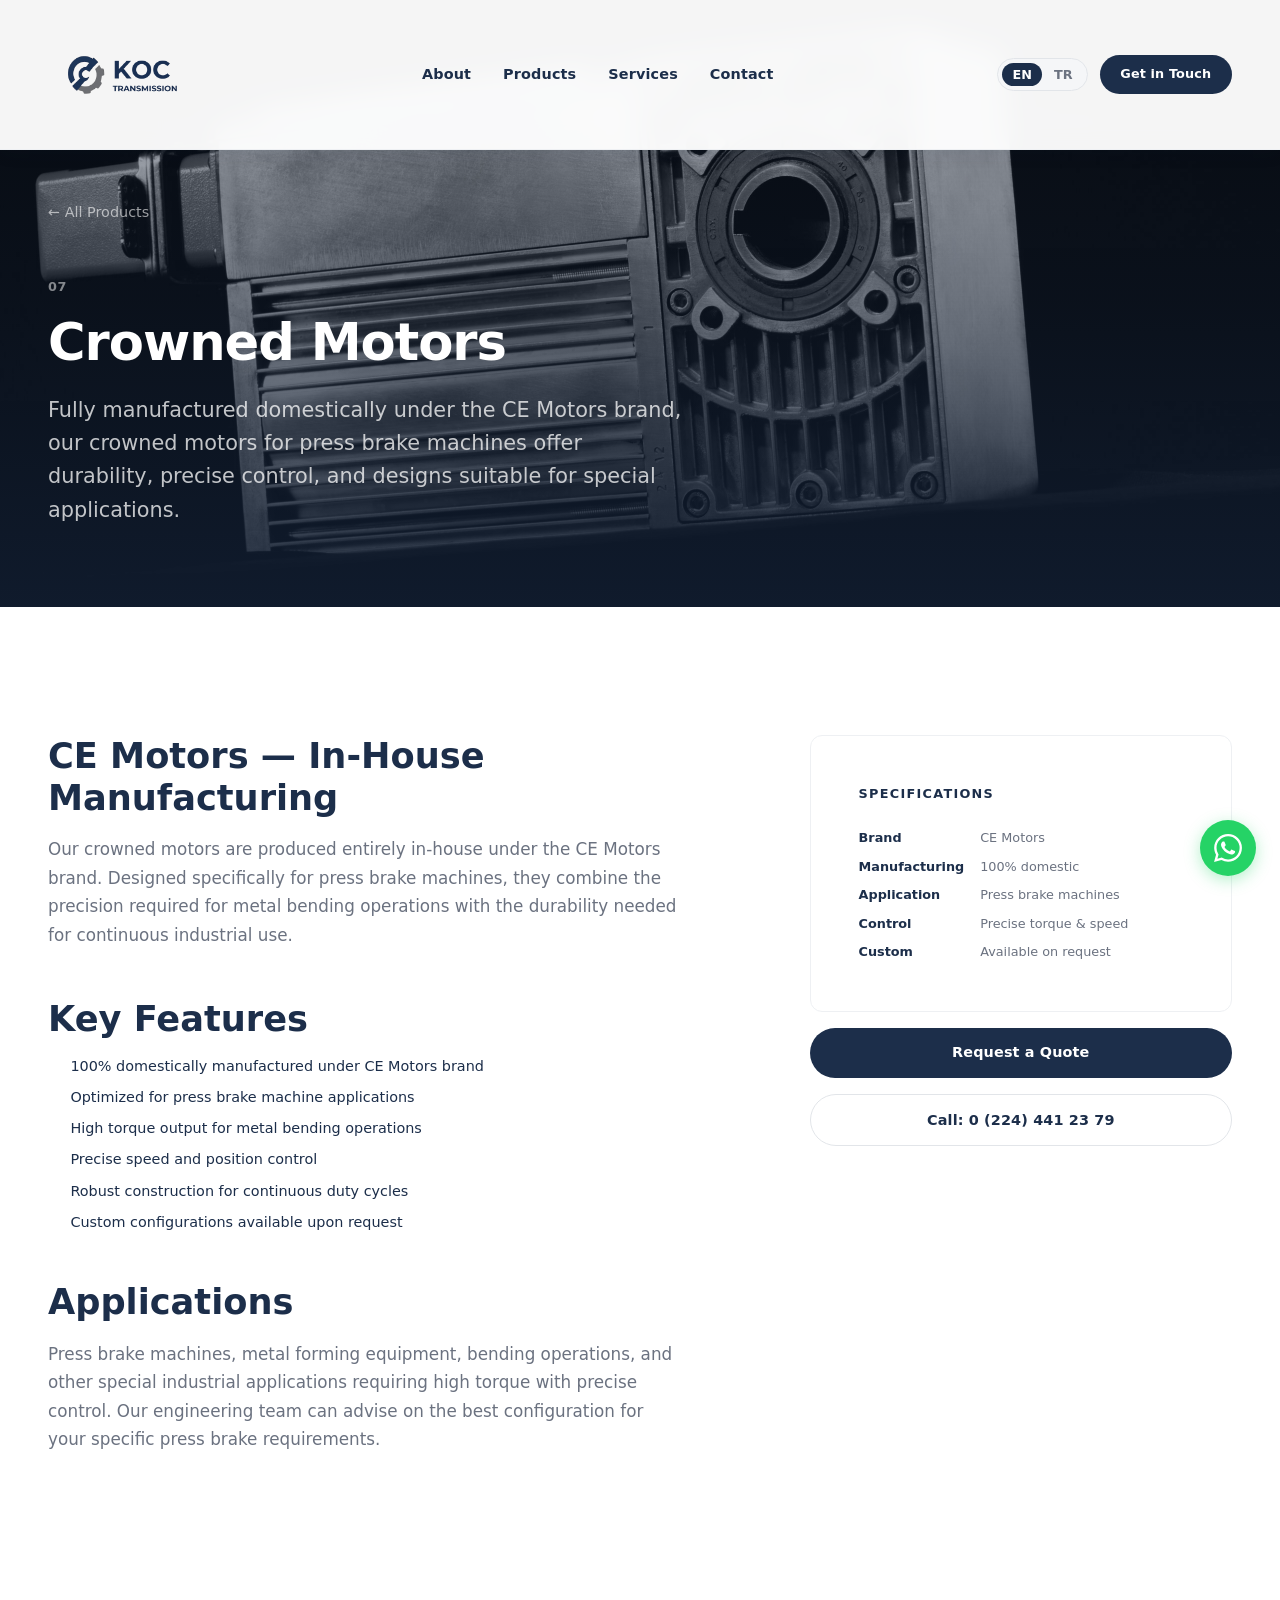
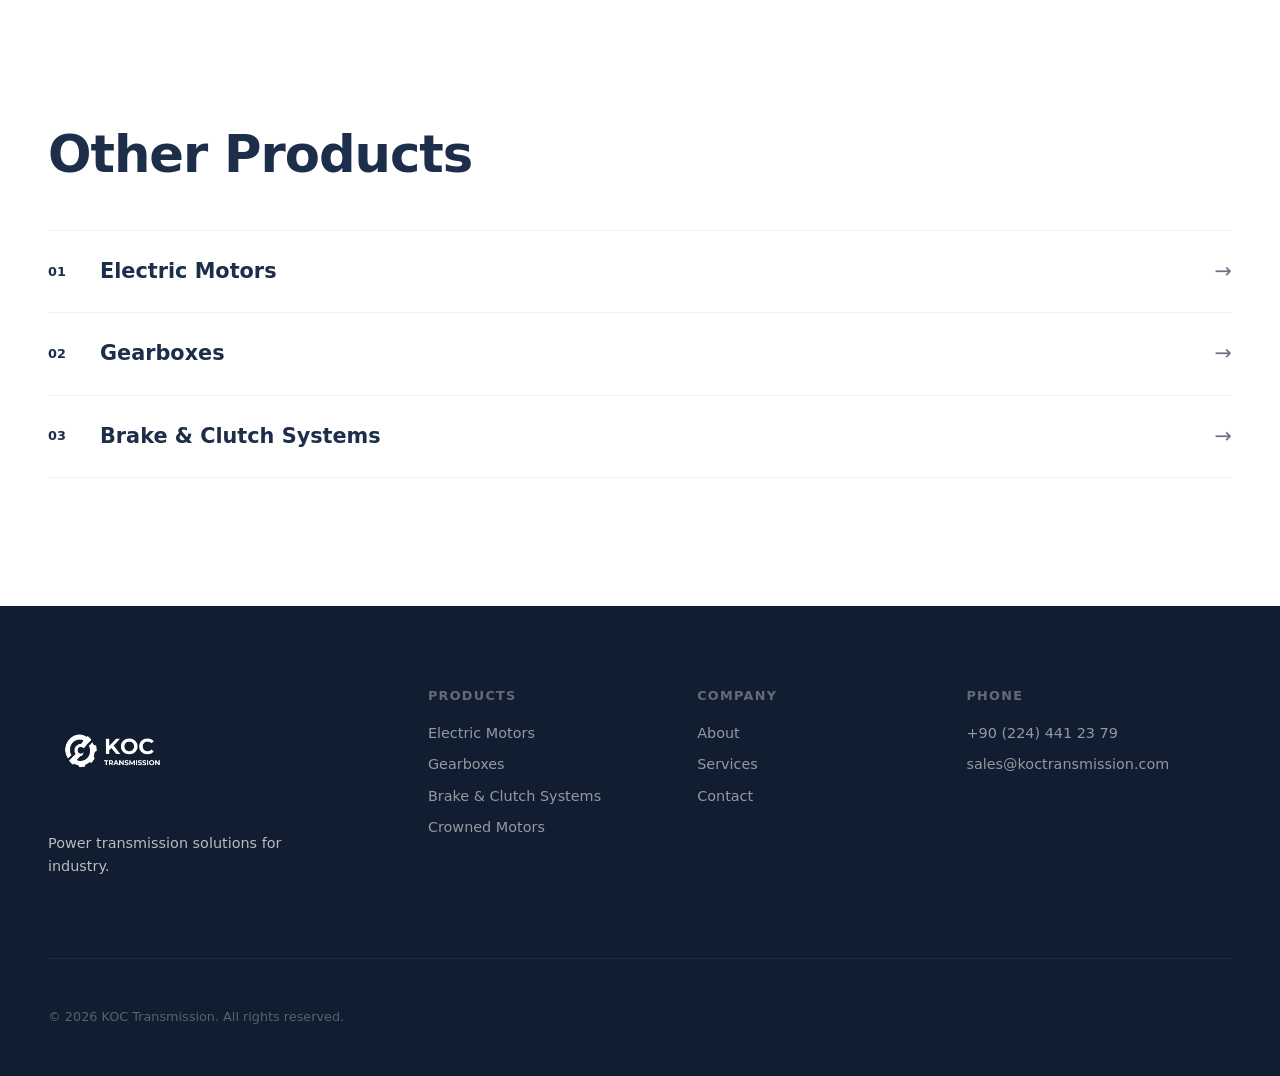
<file: products/crowned-motors.html>
<!DOCTYPE html>
<html lang="en">
<head>
  <meta charset="UTF-8">
  <meta name="viewport" content="width=device-width, initial-scale=1.0">
  <title>Crowned Motors — KOC Transmission</title>
  <meta name="description" content="CE Motors brand press brake motors. Domestically manufactured with durability and precise control. KOC Transmission.">
  <link rel="preconnect" href="https://api.fontshare.com">
  <link href="https://api.fontshare.com/v2/css?f[]=satoshi@400,500,700,900&display=swap" rel="stylesheet">
  <link rel="stylesheet" href="../css/style.css">
  <link rel="stylesheet" href="../css/product-detail.css">
</head>
<body>
  <nav class="nav nav--scrolled" id="nav">
    <div class="nav__inner">
      <a href="../index.html" class="nav__logo"><img src="../assets/logo.png" alt="KOC Transmission" class="nav__logo-img"></a>
      <div class="nav__links" id="navLinks"><a href="../index.html#about" data-i18n="nav.about">About</a><a href="../index.html#products" data-i18n="nav.products">Products</a><a href="../index.html#services" data-i18n="nav.services">Services</a><a href="../index.html#contact" data-i18n="nav.contact">Contact</a></div>
      <div class="nav__actions">
        <button class="lang-toggle" id="langToggle" aria-label="Switch language"><span class="lang-toggle__active">EN</span><span class="lang-toggle__inactive">TR</span></button>
        <a href="../index.html#contact" class="btn btn--primary btn--sm" data-i18n="nav.cta">Get in Touch</a>
        <button class="nav__burger" id="navBurger" aria-label="Toggle menu"><span></span><span></span><span></span></button>
      </div>
    </div>
  </nav>

  <section class="product-hero" style="background-image: url(../assets/photos/product-5.jpg)">
    <div class="container">
      <a href="../index.html#products" class="product-hero__back" data-i18n="product.back">&larr; All Products</a>
      <div class="product-hero__grid">
        <div class="product-hero__content" data-reveal>
          <span class="product-hero__index">07</span>
          <h1 class="product-hero__title" data-i18n="products.p7.title">Crowned Motors</h1>
          <p class="product-hero__lead" data-i18n="detail.p7.lead">Fully manufactured domestically under the CE Motors brand, our crowned motors for press brake machines offer durability, precise control, and designs suitable for special applications.</p>
        </div>
        <div class="product-hero__icon" data-reveal>
          <svg width="80" height="80" viewBox="0 0 24 24" fill="none" stroke="currentColor" stroke-width="1"><polygon points="13 2 3 14 12 14 11 22 21 10 12 10 13 2"/></svg>
        </div>
      </div>
    </div>
  </section>

  <section class="product-detail section">
    <div class="container">
      <div class="product-detail__grid">
        <div class="product-detail__main" data-reveal>
          <h2 data-i18n="detail.p7.h1">CE Motors — In-House Manufacturing</h2>
          <p data-i18n="detail.p7.t1">Our crowned motors are produced entirely in-house under the CE Motors brand. Designed specifically for press brake machines, they combine the precision required for metal bending operations with the durability needed for continuous industrial use.</p>

          <h2 data-i18n="detail.p7.h2">Key Features</h2>
          <ul class="product-detail__features">
            <li data-i18n="detail.p7.f1">100% domestically manufactured under CE Motors brand</li>
            <li data-i18n="detail.p7.f2">Optimized for press brake machine applications</li>
            <li data-i18n="detail.p7.f3">High torque output for metal bending operations</li>
            <li data-i18n="detail.p7.f4">Precise speed and position control</li>
            <li data-i18n="detail.p7.f5">Robust construction for continuous duty cycles</li>
            <li data-i18n="detail.p7.f6">Custom configurations available upon request</li>
          </ul>

          <h2 data-i18n="detail.p7.h3">Applications</h2>
          <p data-i18n="detail.p7.t2">Press brake machines, metal forming equipment, bending operations, and other special industrial applications requiring high torque with precise control. Our engineering team can advise on the best configuration for your specific press brake requirements.</p>
        </div>

        <aside class="product-detail__sidebar" data-reveal>
          <div class="product-detail__card">
            <h3 data-i18n="detail.sidebar.specs">Specifications</h3>
            <dl class="product-detail__specs">
              <dt data-i18n="detail.p7.s1l">Brand</dt>
              <dd data-i18n="detail.p7.s1v">CE Motors</dd>
              <dt data-i18n="detail.p7.s2l">Manufacturing</dt>
              <dd data-i18n="detail.p7.s2v">100% domestic</dd>
              <dt data-i18n="detail.p7.s3l">Application</dt>
              <dd data-i18n="detail.p7.s3v">Press brake machines</dd>
              <dt data-i18n="detail.p7.s4l">Control</dt>
              <dd data-i18n="detail.p7.s4v">Precise torque & speed</dd>
              <dt data-i18n="detail.p7.s5l">Custom</dt>
              <dd data-i18n="detail.p7.s5v">Available on request</dd>
            </dl>
          </div>
          <a href="../index.html#contact" class="btn btn--primary btn--full" data-i18n="detail.cta">Request a Quote</a>
          <a href="tel:+902244412379" class="btn btn--ghost btn--full" data-i18n="detail.call">Call: 0 (224) 441 23 79</a>
        </aside>
      </div>
    </div>
  </section>

  <section class="related section">
    <div class="container">
      <h2 class="section__title" data-i18n="detail.related">Other Products</h2>
      <div class="related__grid">
        <a href="electric-motors.html" class="related__item" data-reveal><span class="related__num">01</span><span class="related__name" data-i18n="products.p1.title">Electric Motors</span><span class="related__arrow">&rarr;</span></a>
        <a href="gearboxes.html" class="related__item" data-reveal><span class="related__num">02</span><span class="related__name" data-i18n="products.p2.title">Gearboxes</span><span class="related__arrow">&rarr;</span></a>
        <a href="brake-clutch-systems.html" class="related__item" data-reveal><span class="related__num">03</span><span class="related__name" data-i18n="products.p3.title">Brake & Clutch Systems</span><span class="related__arrow">&rarr;</span></a>
      </div>
    </div>
  </section>

  <footer class="footer"><div class="container"><div class="footer__grid"><div class="footer__brand"><img src="../assets/logo.png" alt="KOC Transmission" class="nav__logo-img"><p class="footer__tagline" data-i18n="footer.tagline">Power transmission solutions for industry.</p></div><div class="footer__col"><span class="footer__heading" data-i18n="footer.products">Products</span><a href="electric-motors.html" data-i18n="products.p1.title">Electric Motors</a><a href="gearboxes.html" data-i18n="products.p2.title">Gearboxes</a><a href="brake-clutch-systems.html" data-i18n="products.p3.title">Brake & Clutch Systems</a><a href="crowned-motors.html" data-i18n="products.p7.title">Crowned Motors</a></div><div class="footer__col"><span class="footer__heading" data-i18n="footer.company">Company</span><a href="../index.html#about" data-i18n="nav.about">About</a><a href="../index.html#services" data-i18n="nav.services">Services</a><a href="../index.html#contact" data-i18n="nav.contact">Contact</a></div><div class="footer__col"><span class="footer__heading" data-i18n="contact.phone">Phone</span><a href="tel:+902244412379">+90 (224) 441 23 79</a><a href="mailto:sales@koctransmission.com">sales@koctransmission.com</a></div></div><div class="footer__bottom"><p>&copy; 2026 KOC Transmission. <span data-i18n="footer.rights">All rights reserved.</span></p></div></div></footer>
  <button class="scroll-top" id="scrollTop" aria-label="Scroll to top" title="Scroll to top"><svg viewBox="0 0 24 24" fill="none" stroke="currentColor" stroke-width="2.5" stroke-linecap="round" stroke-linejoin="round" aria-hidden="true"><path d="M18 15l-6-6-6 6"/></svg></button>
  <a href="https://wa.me/905339537777" target="_blank" rel="noopener" class="whatsapp-fab" aria-label="WhatsApp"><svg width="28" height="28" viewBox="0 0 24 24" fill="currentColor"><path d="M17.472 14.382c-.297-.149-1.758-.867-2.03-.967-.273-.099-.471-.148-.67.15-.197.297-.767.966-.94 1.164-.173.199-.347.223-.644.075-.297-.15-1.255-.463-2.39-1.475-.883-.788-1.48-1.761-1.653-2.059-.173-.297-.018-.458.13-.606.134-.133.298-.347.446-.52.149-.174.198-.298.298-.497.099-.198.05-.371-.025-.52-.075-.149-.669-1.612-.916-2.207-.242-.579-.487-.5-.669-.51-.173-.008-.371-.01-.57-.01-.198 0-.52.074-.792.372-.272.297-1.04 1.016-1.04 2.479 0 1.462 1.065 2.875 1.213 3.074.149.198 2.096 3.2 5.077 4.487.709.306 1.262.489 1.694.625.712.227 1.36.195 1.871.118.571-.085 1.758-.719 2.006-1.413.248-.694.248-1.289.173-1.413-.074-.124-.272-.198-.57-.347m-5.421 7.403h-.004a9.87 9.87 0 01-5.031-1.378l-.361-.214-3.741.982.998-3.648-.235-.374a9.86 9.86 0 01-1.51-5.26c.001-5.45 4.436-9.884 9.888-9.884 2.64 0 5.122 1.03 6.988 2.898a9.825 9.825 0 012.893 6.994c-.003 5.45-4.437 9.884-9.885 9.884m8.413-18.297A11.815 11.815 0 0012.05 0C5.495 0 .16 5.335.157 11.892c0 2.096.547 4.142 1.588 5.945L.057 24l6.305-1.654a11.882 11.882 0 005.683 1.448h.005c6.554 0 11.89-5.335 11.893-11.893a11.821 11.821 0 00-3.48-8.413z"/></svg></a>
  <script src="../js/product-detail.js"></script>
</body>
</html>
</file>
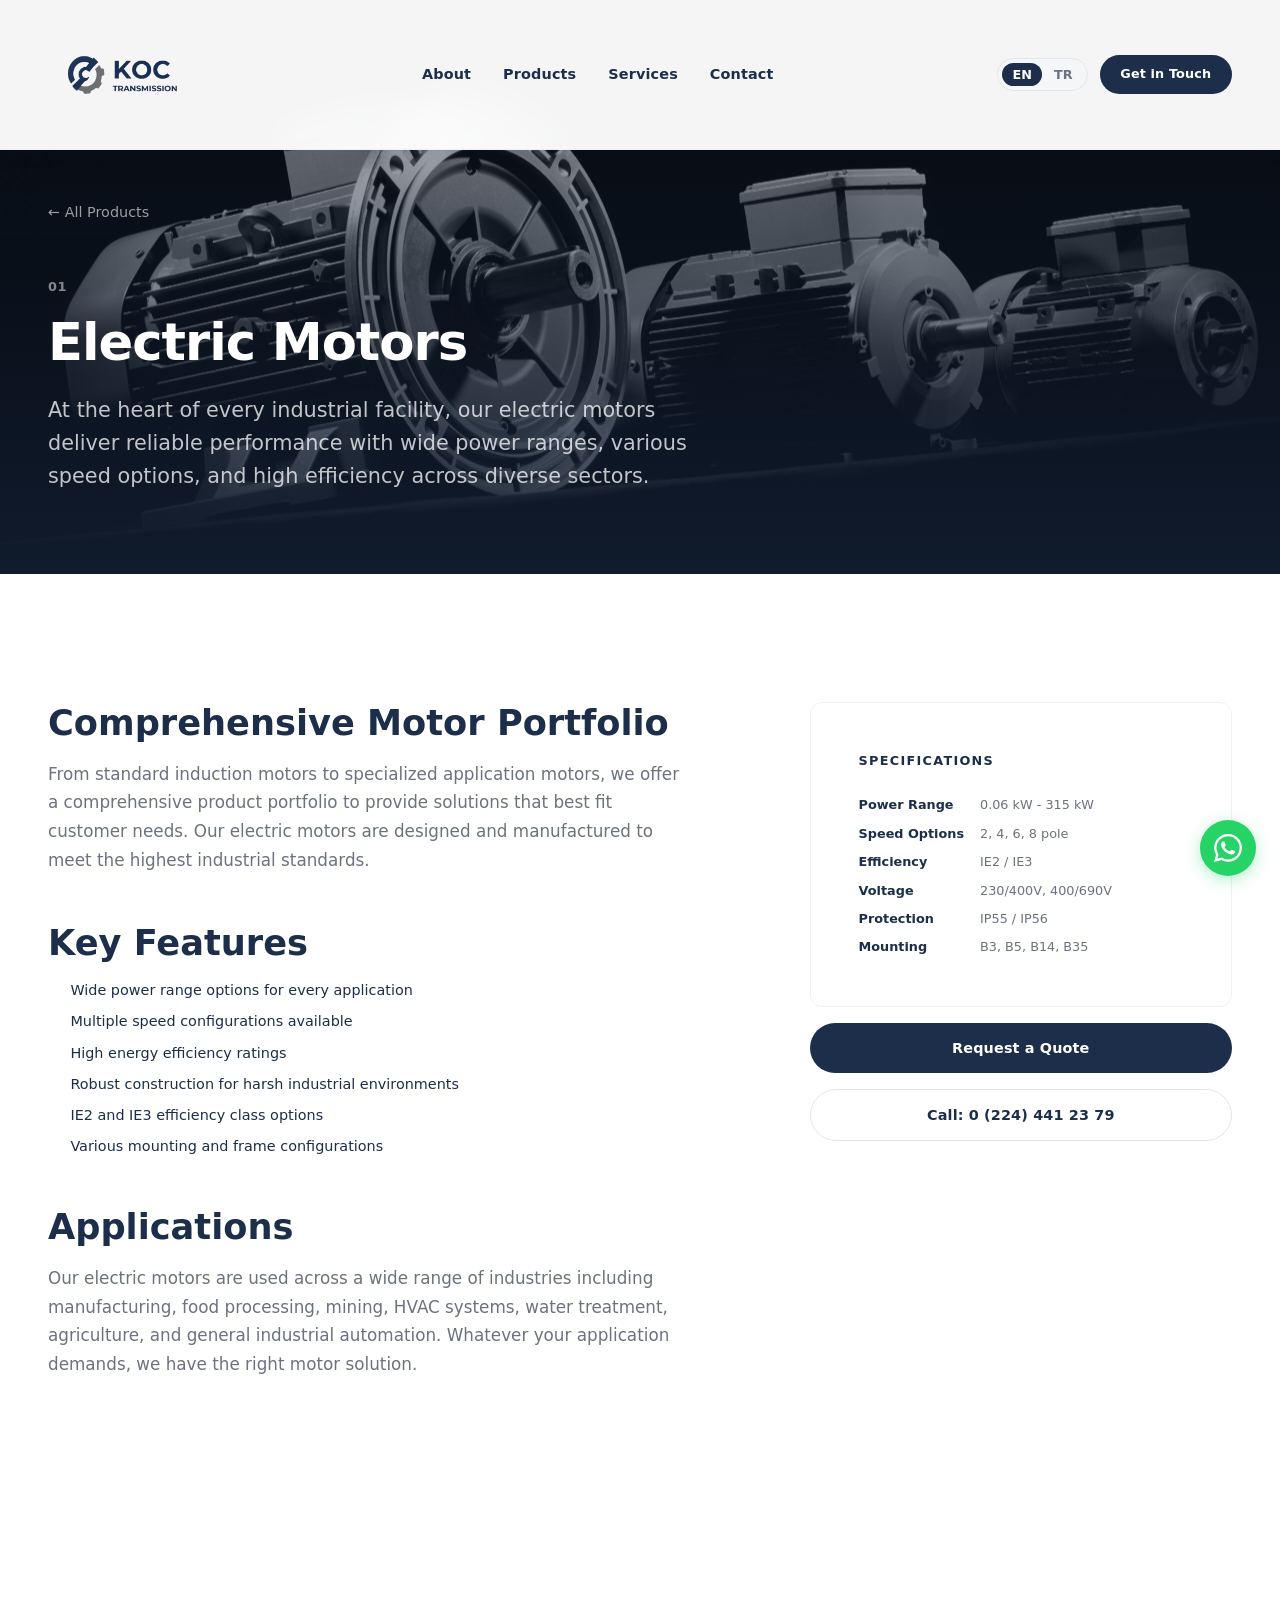
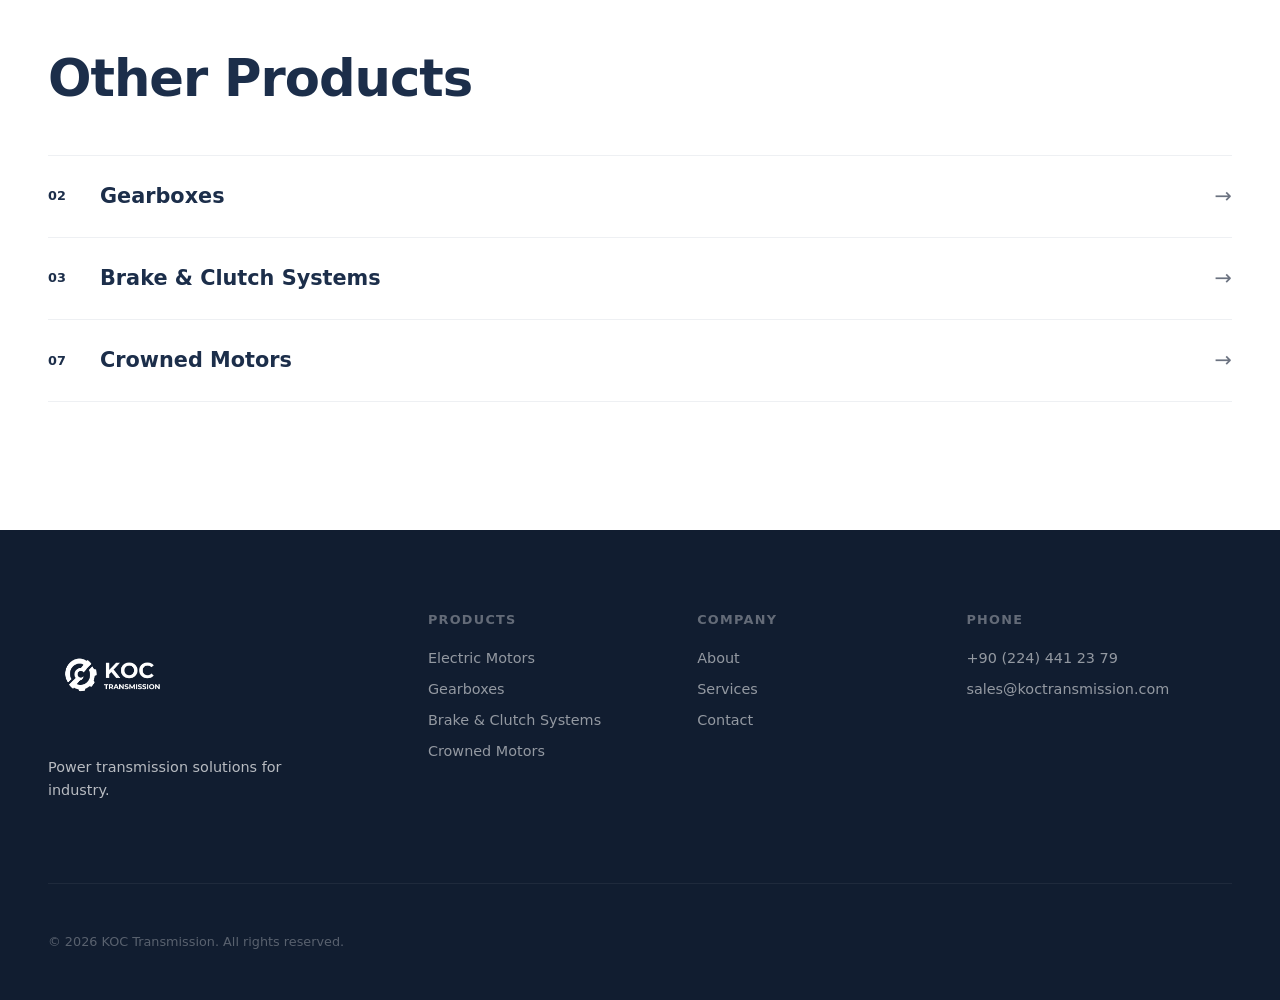
<file: products/electric-motors.html>
<!DOCTYPE html>
<html lang="en">
<head>
  <meta charset="UTF-8">
  <meta name="viewport" content="width=device-width, initial-scale=1.0">
  <title>Electric Motors — KOC Transmission</title>
  <meta name="description" content="Industrial electric motors with wide power ranges, various speed options, and high efficiency. KOC Transmission, Bursa.">
  <link rel="preconnect" href="https://api.fontshare.com">
  <link href="https://api.fontshare.com/v2/css?f[]=satoshi@400,500,700,900&display=swap" rel="stylesheet">
  <link rel="stylesheet" href="../css/style.css">
  <link rel="stylesheet" href="../css/product-detail.css">
</head>
<body>

  <!-- NAV -->
  <nav class="nav nav--scrolled" id="nav">
    <div class="nav__inner">
      <a href="../index.html" class="nav__logo">
        <img src="../assets/logo.png" alt="KOC Transmission" class="nav__logo-img">
        
      </a>
      <div class="nav__links" id="navLinks">
        <a href="../index.html#about" data-i18n="nav.about">About</a>
        <a href="../index.html#products" data-i18n="nav.products">Products</a>
        <a href="../index.html#services" data-i18n="nav.services">Services</a>
        <a href="../index.html#contact" data-i18n="nav.contact">Contact</a>
      </div>
      <div class="nav__actions">
        <button class="lang-toggle" id="langToggle" aria-label="Switch language">
          <span class="lang-toggle__active">EN</span>
          <span class="lang-toggle__inactive">TR</span>
        </button>
        <a href="../index.html#contact" class="btn btn--primary btn--sm" data-i18n="nav.cta">Get in Touch</a>
        <button class="nav__burger" id="navBurger" aria-label="Toggle menu">
          <span></span><span></span><span></span>
        </button>
      </div>
    </div>
  </nav>

  <!-- PRODUCT HERO -->
  <section class="product-hero" style="background-image: url(../assets/photos/product-2.jpg)">
    <div class="container">
      <a href="../index.html#products" class="product-hero__back" data-i18n="product.back">&larr; All Products</a>
      <div class="product-hero__grid">
        <div class="product-hero__content" data-reveal>
          <span class="product-hero__index">01</span>
          <h1 class="product-hero__title" data-i18n="products.p1.title">Electric Motors</h1>
          <p class="product-hero__lead" data-i18n="detail.p1.lead">At the heart of every industrial facility, our electric motors deliver reliable performance with wide power ranges, various speed options, and high efficiency across diverse sectors.</p>
        </div>
        <div class="product-hero__icon" data-reveal>
          <svg width="80" height="80" viewBox="0 0 24 24" fill="none" stroke="currentColor" stroke-width="1"><circle cx="12" cy="12" r="3"/><path d="M12 1v4m0 14v4M4.22 4.22l2.83 2.83m9.9 9.9l2.83 2.83M1 12h4m14 0h4M4.22 19.78l2.83-2.83m9.9-9.9l2.83-2.83"/></svg>
        </div>
      </div>
    </div>
  </section>

  <!-- PRODUCT DETAIL -->
  <section class="product-detail section">
    <div class="container">
      <div class="product-detail__grid">
        <div class="product-detail__main" data-reveal>
          <h2 data-i18n="detail.p1.h1">Comprehensive Motor Portfolio</h2>
          <p data-i18n="detail.p1.t1">From standard induction motors to specialized application motors, we offer a comprehensive product portfolio to provide solutions that best fit customer needs. Our electric motors are designed and manufactured to meet the highest industrial standards.</p>

          <h2 data-i18n="detail.p1.h2">Key Features</h2>
          <ul class="product-detail__features">
            <li data-i18n="detail.p1.f1">Wide power range options for every application</li>
            <li data-i18n="detail.p1.f2">Multiple speed configurations available</li>
            <li data-i18n="detail.p1.f3">High energy efficiency ratings</li>
            <li data-i18n="detail.p1.f4">Robust construction for harsh industrial environments</li>
            <li data-i18n="detail.p1.f5">IE2 and IE3 efficiency class options</li>
            <li data-i18n="detail.p1.f6">Various mounting and frame configurations</li>
          </ul>

          <h2 data-i18n="detail.p1.h3">Applications</h2>
          <p data-i18n="detail.p1.t2">Our electric motors are used across a wide range of industries including manufacturing, food processing, mining, HVAC systems, water treatment, agriculture, and general industrial automation. Whatever your application demands, we have the right motor solution.</p>
        </div>

        <aside class="product-detail__sidebar" data-reveal>
          <div class="product-detail__card">
            <h3 data-i18n="detail.sidebar.specs">Specifications</h3>
            <dl class="product-detail__specs">
              <dt data-i18n="detail.p1.s1l">Power Range</dt>
              <dd data-i18n="detail.p1.s1v">0.06 kW - 315 kW</dd>
              <dt data-i18n="detail.p1.s2l">Speed Options</dt>
              <dd data-i18n="detail.p1.s2v">2, 4, 6, 8 pole</dd>
              <dt data-i18n="detail.p1.s3l">Efficiency</dt>
              <dd data-i18n="detail.p1.s3v">IE2 / IE3</dd>
              <dt data-i18n="detail.p1.s4l">Voltage</dt>
              <dd data-i18n="detail.p1.s4v">230/400V, 400/690V</dd>
              <dt data-i18n="detail.p1.s5l">Protection</dt>
              <dd data-i18n="detail.p1.s5v">IP55 / IP56</dd>
              <dt data-i18n="detail.p1.s6l">Mounting</dt>
              <dd data-i18n="detail.p1.s6v">B3, B5, B14, B35</dd>
            </dl>
          </div>
          <a href="../index.html#contact" class="btn btn--primary btn--full" data-i18n="detail.cta">Request a Quote</a>
          <a href="tel:+902244412379" class="btn btn--ghost btn--full" data-i18n="detail.call">Call: 0 (224) 441 23 79</a>
        </aside>
      </div>
    </div>
  </section>

  <!-- OTHER PRODUCTS -->
  <section class="related section">
    <div class="container">
      <h2 class="section__title" data-i18n="detail.related">Other Products</h2>
      <div class="related__grid">
        <a href="gearboxes.html" class="related__item" data-reveal>
          <span class="related__num">02</span>
          <span class="related__name" data-i18n="products.p2.title">Gearboxes</span>
          <span class="related__arrow">&rarr;</span>
        </a>
        <a href="brake-clutch-systems.html" class="related__item" data-reveal>
          <span class="related__num">03</span>
          <span class="related__name" data-i18n="products.p3.title">Brake & Clutch Systems</span>
          <span class="related__arrow">&rarr;</span>
        </a>
        <a href="crowned-motors.html" class="related__item" data-reveal>
          <span class="related__num">07</span>
          <span class="related__name" data-i18n="products.p7.title">Crowned Motors</span>
          <span class="related__arrow">&rarr;</span>
        </a>
      </div>
    </div>
  </section>

  <!-- FOOTER -->
  <footer class="footer">
    <div class="container">
      <div class="footer__grid">
        <div class="footer__brand">
          <img src="../assets/logo.png" alt="KOC Transmission" class="nav__logo-img">
          <p class="footer__tagline" data-i18n="footer.tagline">Power transmission solutions for industry.</p>
        </div>
        <div class="footer__col">
          <span class="footer__heading" data-i18n="footer.products">Products</span>
          <a href="electric-motors.html" data-i18n="products.p1.title">Electric Motors</a>
          <a href="gearboxes.html" data-i18n="products.p2.title">Gearboxes</a>
          <a href="brake-clutch-systems.html" data-i18n="products.p3.title">Brake & Clutch Systems</a>
          <a href="crowned-motors.html" data-i18n="products.p7.title">Crowned Motors</a>
        </div>
        <div class="footer__col">
          <span class="footer__heading" data-i18n="footer.company">Company</span>
          <a href="../index.html#about" data-i18n="nav.about">About</a>
          <a href="../index.html#services" data-i18n="nav.services">Services</a>
          <a href="../index.html#contact" data-i18n="nav.contact">Contact</a>
        </div>
        <div class="footer__col">
          <span class="footer__heading" data-i18n="contact.phone">Phone</span>
          <a href="tel:+902244412379">+90 (224) 441 23 79</a>
          <a href="mailto:sales@koctransmission.com">sales@koctransmission.com</a>
        </div>
      </div>
      <div class="footer__bottom">
        <p>&copy; 2026 KOC Transmission. <span data-i18n="footer.rights">All rights reserved.</span></p>
      </div>
    </div>
  </footer>

  <button class="scroll-top" id="scrollTop" aria-label="Scroll to top" title="Scroll to top"><svg viewBox="0 0 24 24" fill="none" stroke="currentColor" stroke-width="2.5" stroke-linecap="round" stroke-linejoin="round" aria-hidden="true"><path d="M18 15l-6-6-6 6"/></svg></button>
  <a href="https://wa.me/905339537777" target="_blank" rel="noopener" class="whatsapp-fab" aria-label="WhatsApp">
    <svg width="28" height="28" viewBox="0 0 24 24" fill="currentColor"><path d="M17.472 14.382c-.297-.149-1.758-.867-2.03-.967-.273-.099-.471-.148-.67.15-.197.297-.767.966-.94 1.164-.173.199-.347.223-.644.075-.297-.15-1.255-.463-2.39-1.475-.883-.788-1.48-1.761-1.653-2.059-.173-.297-.018-.458.13-.606.134-.133.298-.347.446-.52.149-.174.198-.298.298-.497.099-.198.05-.371-.025-.52-.075-.149-.669-1.612-.916-2.207-.242-.579-.487-.5-.669-.51-.173-.008-.371-.01-.57-.01-.198 0-.52.074-.792.372-.272.297-1.04 1.016-1.04 2.479 0 1.462 1.065 2.875 1.213 3.074.149.198 2.096 3.2 5.077 4.487.709.306 1.262.489 1.694.625.712.227 1.36.195 1.871.118.571-.085 1.758-.719 2.006-1.413.248-.694.248-1.289.173-1.413-.074-.124-.272-.198-.57-.347m-5.421 7.403h-.004a9.87 9.87 0 01-5.031-1.378l-.361-.214-3.741.982.998-3.648-.235-.374a9.86 9.86 0 01-1.51-5.26c.001-5.45 4.436-9.884 9.888-9.884 2.64 0 5.122 1.03 6.988 2.898a9.825 9.825 0 012.893 6.994c-.003 5.45-4.437 9.884-9.885 9.884m8.413-18.297A11.815 11.815 0 0012.05 0C5.495 0 .16 5.335.157 11.892c0 2.096.547 4.142 1.588 5.945L.057 24l6.305-1.654a11.882 11.882 0 005.683 1.448h.005c6.554 0 11.89-5.335 11.893-11.893a11.821 11.821 0 00-3.48-8.413z"/></svg>
  </a>

  <script src="../js/product-detail.js"></script>
</body>
</html>
</file>
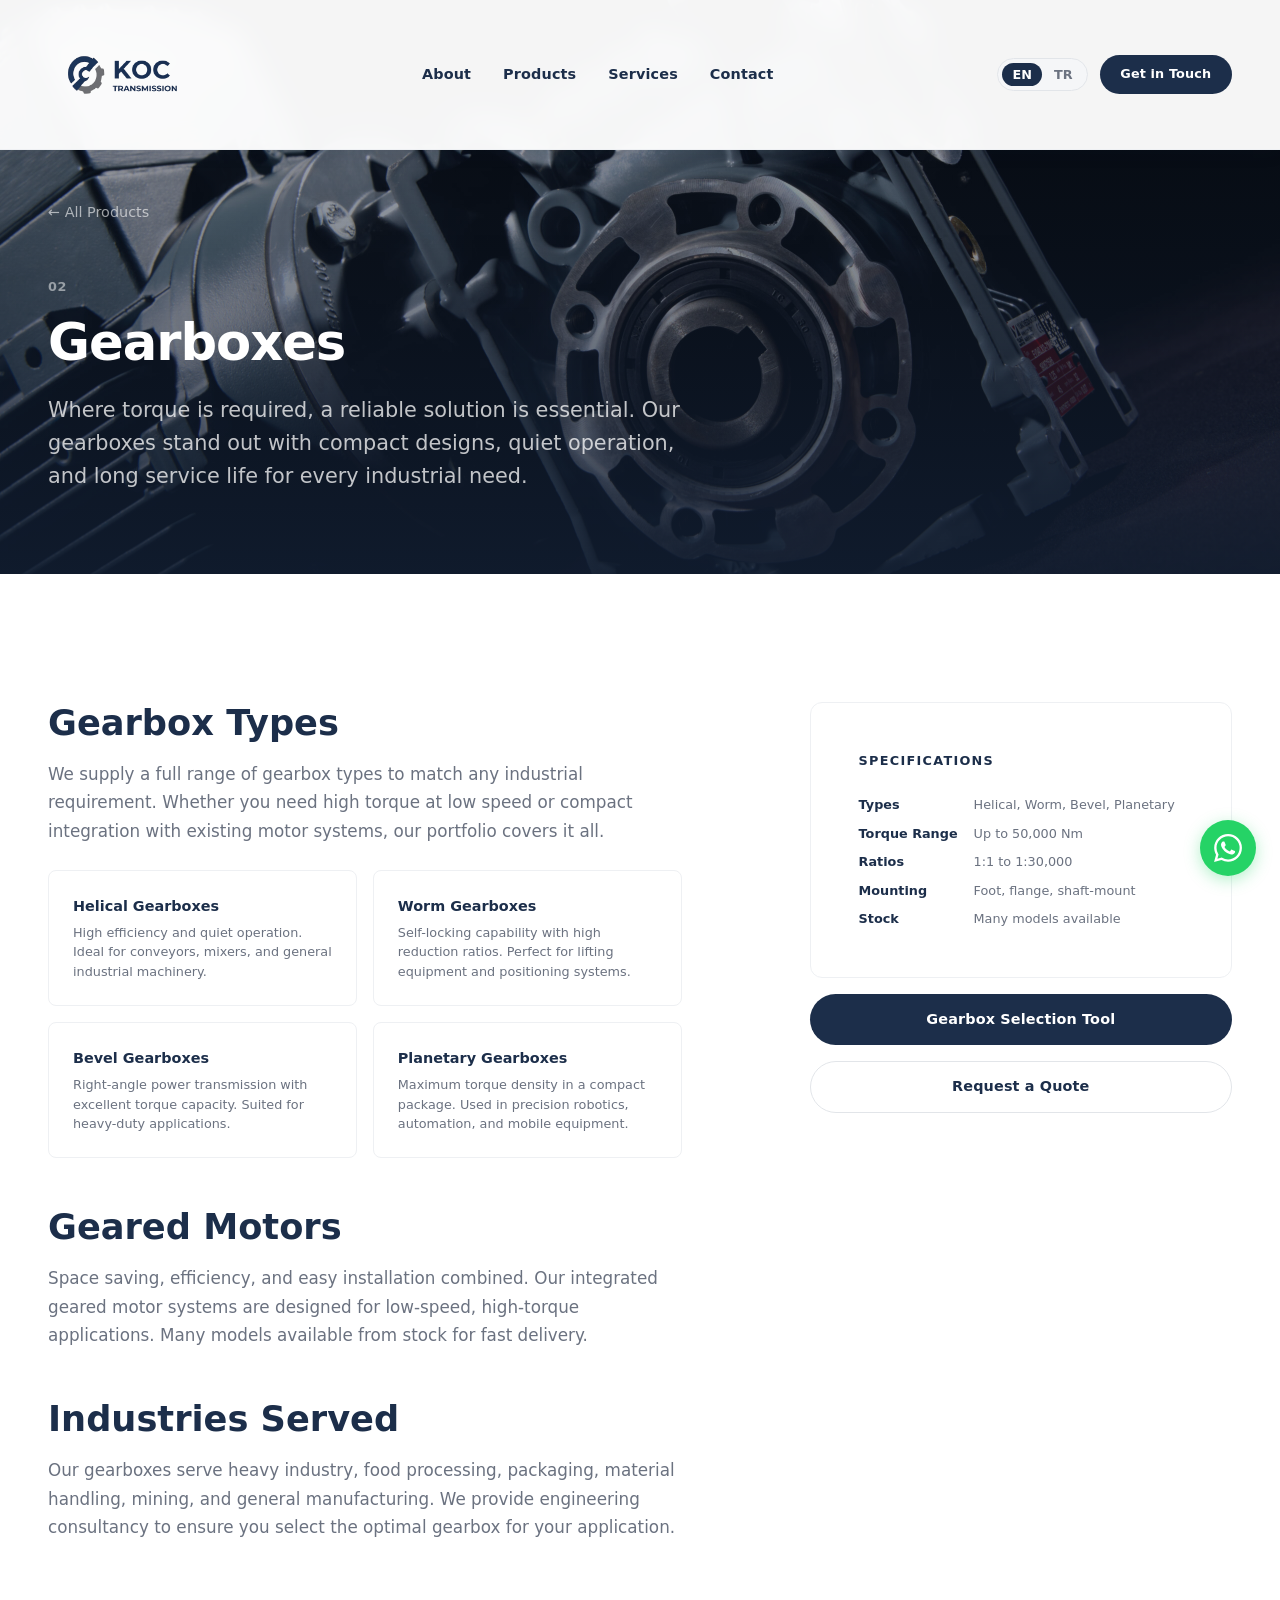
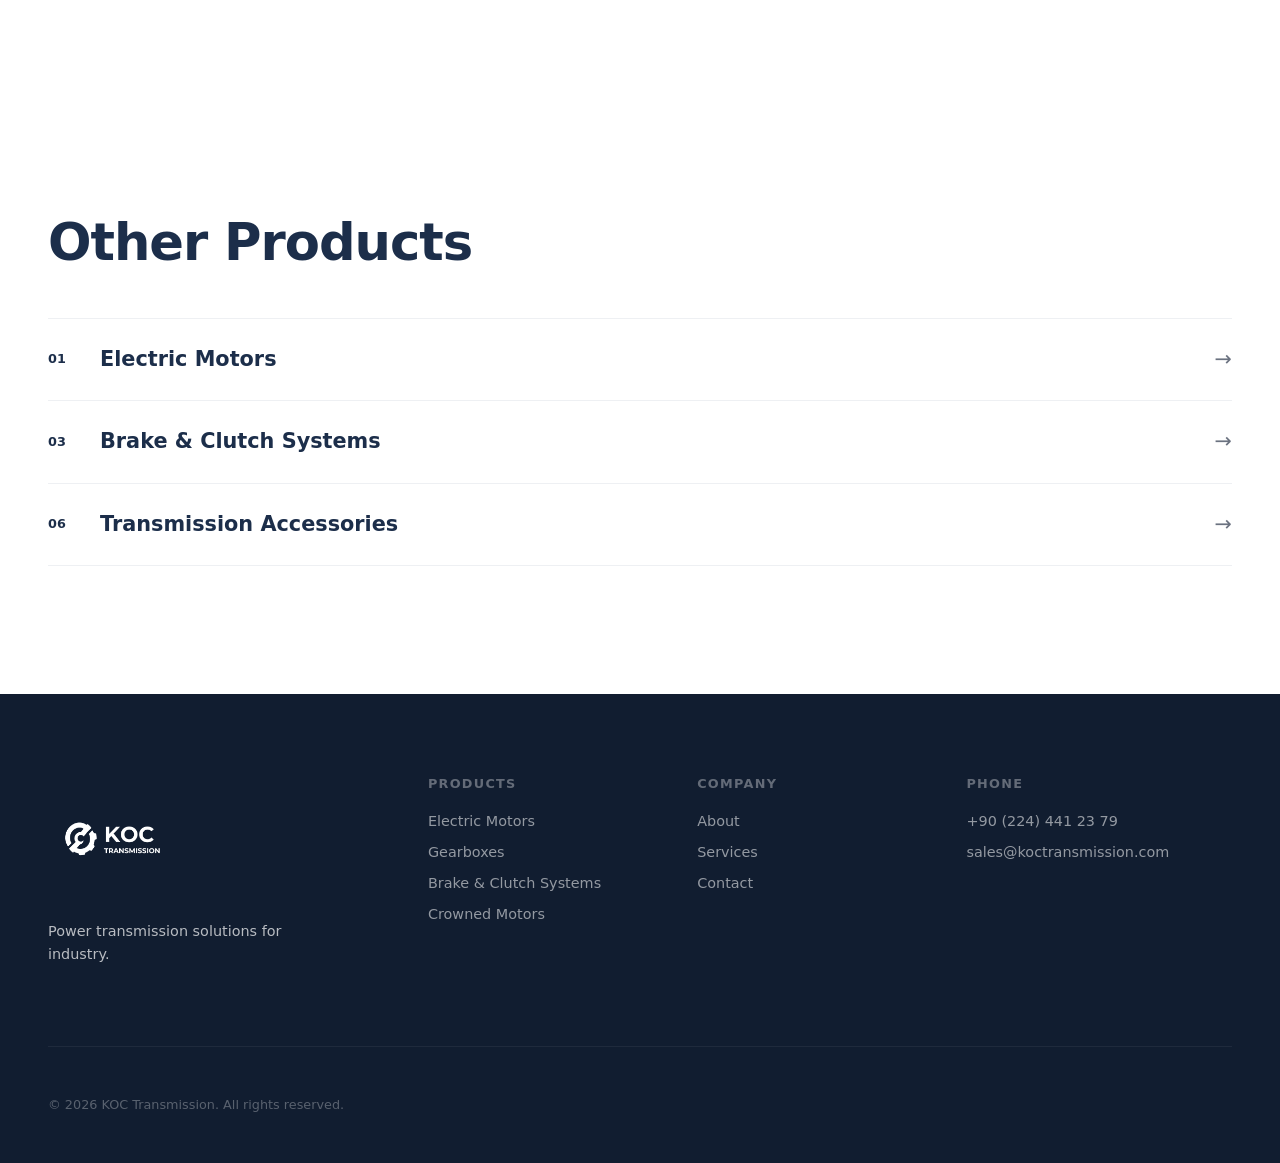
<file: products/gearboxes.html>
<!DOCTYPE html>
<html lang="en">
<head>
  <meta charset="UTF-8">
  <meta name="viewport" content="width=device-width, initial-scale=1.0">
  <title>Gearboxes — KOC Transmission</title>
  <meta name="description" content="Helical, worm, bevel, and planetary gearboxes. Compact designs, quiet operation, long service life. KOC Transmission, Bursa.">
  <link rel="preconnect" href="https://api.fontshare.com">
  <link href="https://api.fontshare.com/v2/css?f[]=satoshi@400,500,700,900&display=swap" rel="stylesheet">
  <link rel="stylesheet" href="../css/style.css">
  <link rel="stylesheet" href="../css/product-detail.css">
</head>
<body>
  <nav class="nav nav--scrolled" id="nav">
    <div class="nav__inner">
      <a href="../index.html" class="nav__logo"><img src="../assets/logo.png" alt="KOC Transmission" class="nav__logo-img"></a>
      <div class="nav__links" id="navLinks">
        <a href="../index.html#about" data-i18n="nav.about">About</a>
        <a href="../index.html#products" data-i18n="nav.products">Products</a>
        <a href="../index.html#services" data-i18n="nav.services">Services</a>
        <a href="../index.html#contact" data-i18n="nav.contact">Contact</a>
      </div>
      <div class="nav__actions">
        <button class="lang-toggle" id="langToggle" aria-label="Switch language"><span class="lang-toggle__active">EN</span><span class="lang-toggle__inactive">TR</span></button>
        <a href="../index.html#contact" class="btn btn--primary btn--sm" data-i18n="nav.cta">Get in Touch</a>
        <button class="nav__burger" id="navBurger" aria-label="Toggle menu"><span></span><span></span><span></span></button>
      </div>
    </div>
  </nav>

  <section class="product-hero" style="background-image: url(../assets/photos/product-6.jpg)">
    <div class="container">
      <a href="../index.html#products" class="product-hero__back" data-i18n="product.back">&larr; All Products</a>
      <div class="product-hero__grid">
        <div class="product-hero__content" data-reveal>
          <span class="product-hero__index">02</span>
          <h1 class="product-hero__title" data-i18n="products.p2.title">Gearboxes</h1>
          <p class="product-hero__lead" data-i18n="detail.p2.lead">Where torque is required, a reliable solution is essential. Our gearboxes stand out with compact designs, quiet operation, and long service life for every industrial need.</p>
        </div>
        <div class="product-hero__icon" data-reveal>
          <svg width="80" height="80" viewBox="0 0 24 24" fill="none" stroke="currentColor" stroke-width="1"><path d="M12 2l3.09 6.26L22 9.27l-5 4.87 1.18 6.88L12 17.77l-6.18 3.25L7 14.14 2 9.27l6.91-1.01L12 2z"/></svg>
        </div>
      </div>
    </div>
  </section>

  <section class="product-detail section">
    <div class="container">
      <div class="product-detail__grid">
        <div class="product-detail__main" data-reveal>
          <h2 data-i18n="detail.p2.h1">Gearbox Types</h2>
          <p data-i18n="detail.p2.t1">We supply a full range of gearbox types to match any industrial requirement. Whether you need high torque at low speed or compact integration with existing motor systems, our portfolio covers it all.</p>

          <div class="product-detail__types">
            <div class="product-detail__type">
              <h3 data-i18n="detail.p2.type1">Helical Gearboxes</h3>
              <p data-i18n="detail.p2.type1d">High efficiency and quiet operation. Ideal for conveyors, mixers, and general industrial machinery.</p>
            </div>
            <div class="product-detail__type">
              <h3 data-i18n="detail.p2.type2">Worm Gearboxes</h3>
              <p data-i18n="detail.p2.type2d">Self-locking capability with high reduction ratios. Perfect for lifting equipment and positioning systems.</p>
            </div>
            <div class="product-detail__type">
              <h3 data-i18n="detail.p2.type3">Bevel Gearboxes</h3>
              <p data-i18n="detail.p2.type3d">Right-angle power transmission with excellent torque capacity. Suited for heavy-duty applications.</p>
            </div>
            <div class="product-detail__type">
              <h3 data-i18n="detail.p2.type4">Planetary Gearboxes</h3>
              <p data-i18n="detail.p2.type4d">Maximum torque density in a compact package. Used in precision robotics, automation, and mobile equipment.</p>
            </div>
          </div>

          <h2 data-i18n="detail.p2.h2">Geared Motors</h2>
          <p data-i18n="detail.p2.t2">Space saving, efficiency, and easy installation combined. Our integrated geared motor systems are designed for low-speed, high-torque applications. Many models available from stock for fast delivery.</p>

          <h2 data-i18n="detail.p2.h3">Industries Served</h2>
          <p data-i18n="detail.p2.t3">Our gearboxes serve heavy industry, food processing, packaging, material handling, mining, and general manufacturing. We provide engineering consultancy to ensure you select the optimal gearbox for your application.</p>
        </div>

        <aside class="product-detail__sidebar" data-reveal>
          <div class="product-detail__card">
            <h3 data-i18n="detail.sidebar.specs">Specifications</h3>
            <dl class="product-detail__specs">
              <dt data-i18n="detail.p2.s1l">Types</dt>
              <dd data-i18n="detail.p2.s1v">Helical, Worm, Bevel, Planetary</dd>
              <dt data-i18n="detail.p2.s2l">Torque Range</dt>
              <dd data-i18n="detail.p2.s2v">Up to 50,000 Nm</dd>
              <dt data-i18n="detail.p2.s3l">Ratios</dt>
              <dd data-i18n="detail.p2.s3v">1:1 to 1:30,000</dd>
              <dt data-i18n="detail.p2.s4l">Mounting</dt>
              <dd data-i18n="detail.p2.s4v">Foot, flange, shaft-mount</dd>
              <dt data-i18n="detail.p2.s5l">Stock</dt>
              <dd data-i18n="detail.p2.s5v">Many models available</dd>
            </dl>
          </div>
          <a href="../index.html#contact" class="btn btn--primary btn--full" data-i18n="detail.p2.tool">Gearbox Selection Tool</a>
          <a href="../index.html#contact" class="btn btn--ghost btn--full" data-i18n="detail.cta">Request a Quote</a>
        </aside>
      </div>
    </div>
  </section>

  <section class="related section">
    <div class="container">
      <h2 class="section__title" data-i18n="detail.related">Other Products</h2>
      <div class="related__grid">
        <a href="electric-motors.html" class="related__item" data-reveal><span class="related__num">01</span><span class="related__name" data-i18n="products.p1.title">Electric Motors</span><span class="related__arrow">&rarr;</span></a>
        <a href="brake-clutch-systems.html" class="related__item" data-reveal><span class="related__num">03</span><span class="related__name" data-i18n="products.p3.title">Brake & Clutch Systems</span><span class="related__arrow">&rarr;</span></a>
        <a href="transmission-accessories.html" class="related__item" data-reveal><span class="related__num">06</span><span class="related__name" data-i18n="products.p6.title">Transmission Accessories</span><span class="related__arrow">&rarr;</span></a>
      </div>
    </div>
  </section>

  <footer class="footer">
    <div class="container">
      <div class="footer__grid">
        <div class="footer__brand"><img src="../assets/logo.png" alt="KOC Transmission" class="nav__logo-img"><p class="footer__tagline" data-i18n="footer.tagline">Power transmission solutions for industry.</p></div>
        <div class="footer__col"><span class="footer__heading" data-i18n="footer.products">Products</span><a href="electric-motors.html" data-i18n="products.p1.title">Electric Motors</a><a href="gearboxes.html" data-i18n="products.p2.title">Gearboxes</a><a href="brake-clutch-systems.html" data-i18n="products.p3.title">Brake & Clutch Systems</a><a href="crowned-motors.html" data-i18n="products.p7.title">Crowned Motors</a></div>
        <div class="footer__col"><span class="footer__heading" data-i18n="footer.company">Company</span><a href="../index.html#about" data-i18n="nav.about">About</a><a href="../index.html#services" data-i18n="nav.services">Services</a><a href="../index.html#contact" data-i18n="nav.contact">Contact</a></div>
        <div class="footer__col"><span class="footer__heading" data-i18n="contact.phone">Phone</span><a href="tel:+902244412379">+90 (224) 441 23 79</a><a href="mailto:sales@koctransmission.com">sales@koctransmission.com</a></div>
      </div>
      <div class="footer__bottom"><p>&copy; 2026 KOC Transmission. <span data-i18n="footer.rights">All rights reserved.</span></p></div>
    </div>
  </footer>
  <button class="scroll-top" id="scrollTop" aria-label="Scroll to top" title="Scroll to top"><svg viewBox="0 0 24 24" fill="none" stroke="currentColor" stroke-width="2.5" stroke-linecap="round" stroke-linejoin="round" aria-hidden="true"><path d="M18 15l-6-6-6 6"/></svg></button>
  <a href="https://wa.me/905339537777" target="_blank" rel="noopener" class="whatsapp-fab" aria-label="WhatsApp"><svg width="28" height="28" viewBox="0 0 24 24" fill="currentColor"><path d="M17.472 14.382c-.297-.149-1.758-.867-2.03-.967-.273-.099-.471-.148-.67.15-.197.297-.767.966-.94 1.164-.173.199-.347.223-.644.075-.297-.15-1.255-.463-2.39-1.475-.883-.788-1.48-1.761-1.653-2.059-.173-.297-.018-.458.13-.606.134-.133.298-.347.446-.52.149-.174.198-.298.298-.497.099-.198.05-.371-.025-.52-.075-.149-.669-1.612-.916-2.207-.242-.579-.487-.5-.669-.51-.173-.008-.371-.01-.57-.01-.198 0-.52.074-.792.372-.272.297-1.04 1.016-1.04 2.479 0 1.462 1.065 2.875 1.213 3.074.149.198 2.096 3.2 5.077 4.487.709.306 1.262.489 1.694.625.712.227 1.36.195 1.871.118.571-.085 1.758-.719 2.006-1.413.248-.694.248-1.289.173-1.413-.074-.124-.272-.198-.57-.347m-5.421 7.403h-.004a9.87 9.87 0 01-5.031-1.378l-.361-.214-3.741.982.998-3.648-.235-.374a9.86 9.86 0 01-1.51-5.26c.001-5.45 4.436-9.884 9.888-9.884 2.64 0 5.122 1.03 6.988 2.898a9.825 9.825 0 012.893 6.994c-.003 5.45-4.437 9.884-9.885 9.884m8.413-18.297A11.815 11.815 0 0012.05 0C5.495 0 .16 5.335.157 11.892c0 2.096.547 4.142 1.588 5.945L.057 24l6.305-1.654a11.882 11.882 0 005.683 1.448h.005c6.554 0 11.89-5.335 11.893-11.893a11.821 11.821 0 00-3.48-8.413z"/></svg></a>
  <script src="../js/product-detail.js"></script>
</body>
</html>
</file>
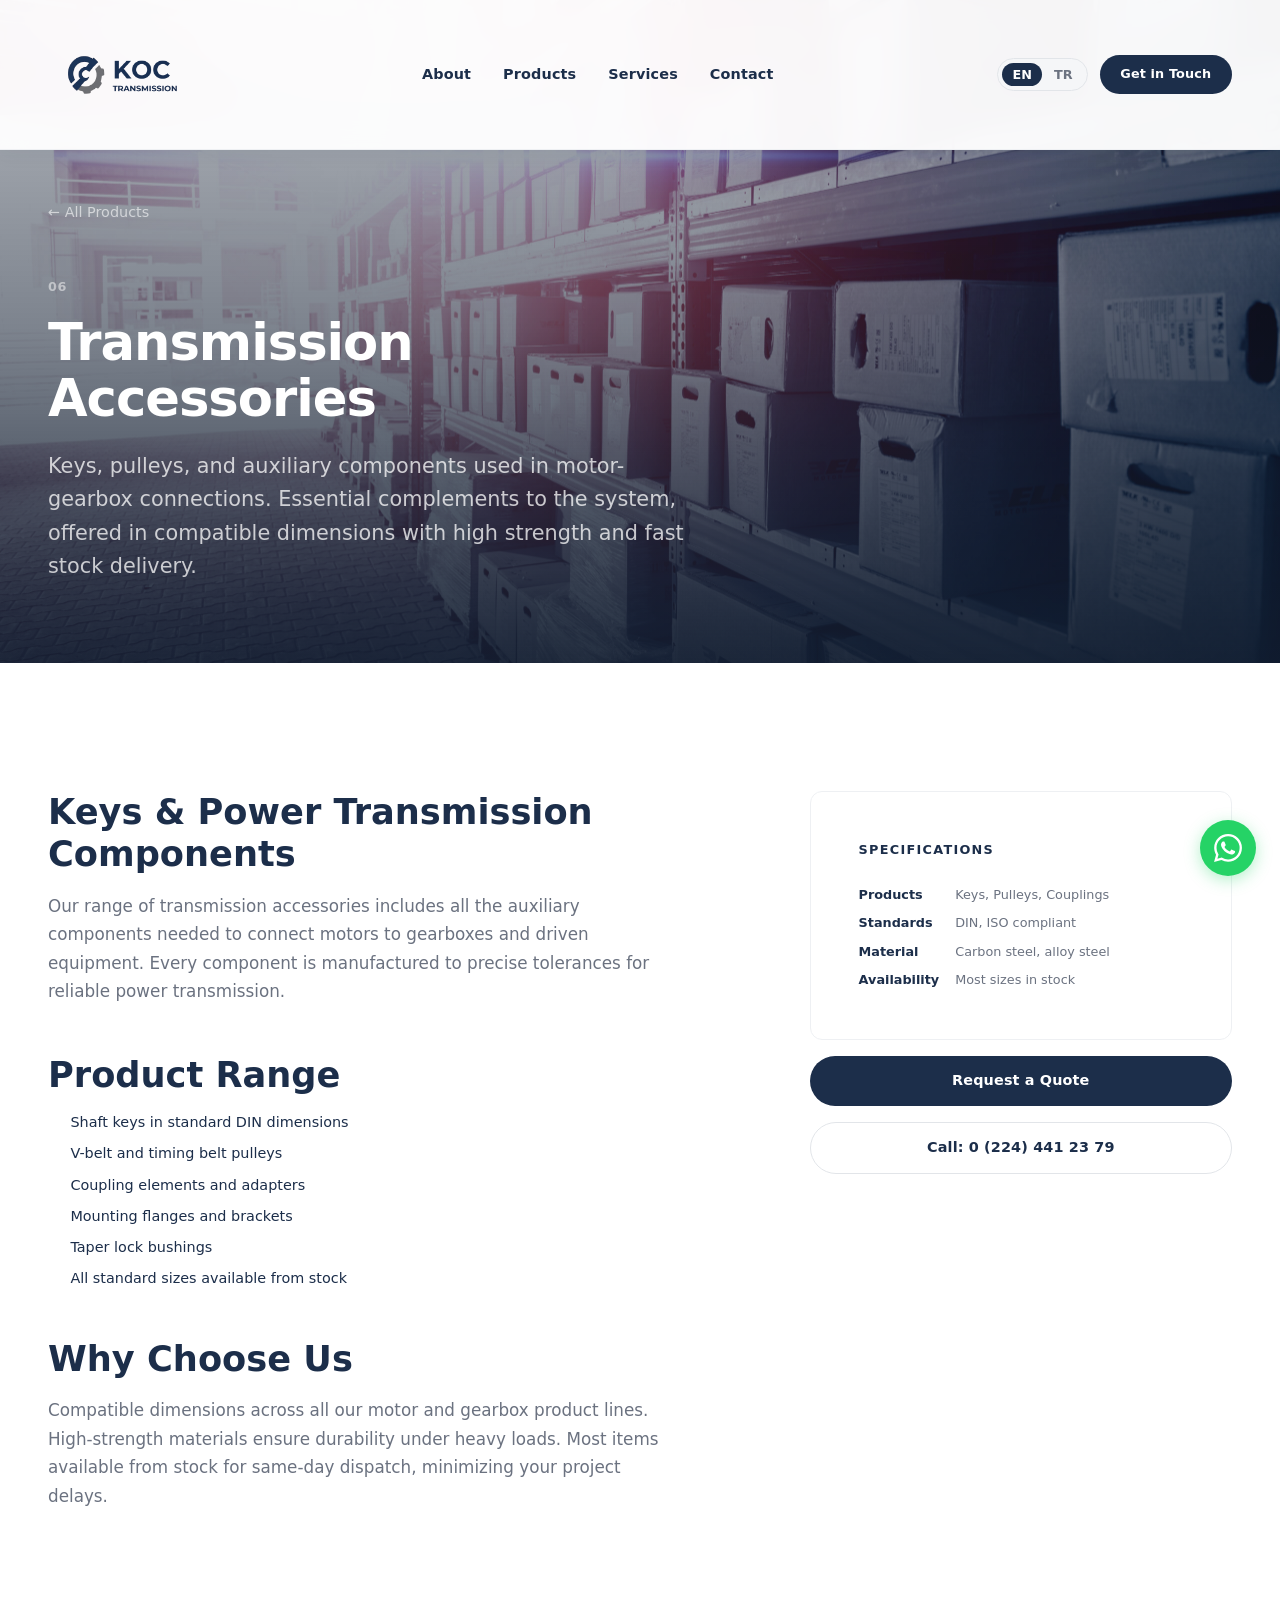
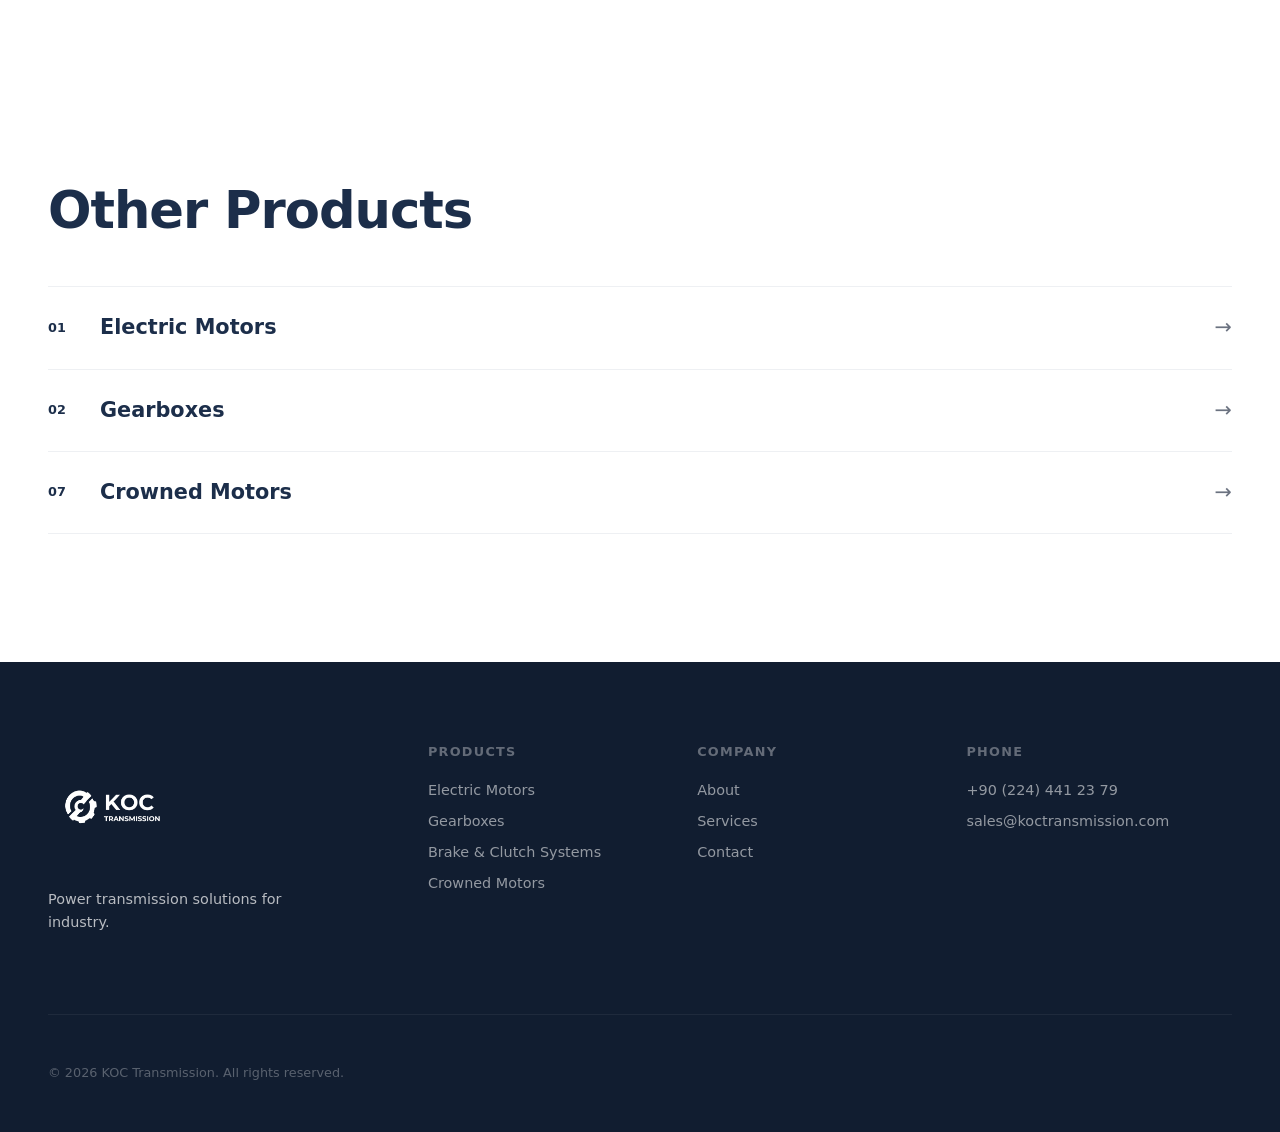
<file: products/transmission-accessories.html>
<!DOCTYPE html>
<html lang="en">
<head>
  <meta charset="UTF-8">
  <meta name="viewport" content="width=device-width, initial-scale=1.0">
  <title>Transmission Accessories — KOC Transmission</title>
  <meta name="description" content="Shaft keys, pulleys, and power transmission accessories. Compatible dimensions, high strength. KOC Transmission.">
  <link rel="preconnect" href="https://api.fontshare.com">
  <link href="https://api.fontshare.com/v2/css?f[]=satoshi@400,500,700,900&display=swap" rel="stylesheet">
  <link rel="stylesheet" href="../css/style.css">
  <link rel="stylesheet" href="../css/product-detail.css">
</head>
<body>
  <nav class="nav nav--scrolled" id="nav">
    <div class="nav__inner">
      <a href="../index.html" class="nav__logo"><img src="../assets/logo.png" alt="KOC Transmission" class="nav__logo-img"></a>
      <div class="nav__links" id="navLinks"><a href="../index.html#about" data-i18n="nav.about">About</a><a href="../index.html#products" data-i18n="nav.products">Products</a><a href="../index.html#services" data-i18n="nav.services">Services</a><a href="../index.html#contact" data-i18n="nav.contact">Contact</a></div>
      <div class="nav__actions">
        <button class="lang-toggle" id="langToggle" aria-label="Switch language"><span class="lang-toggle__active">EN</span><span class="lang-toggle__inactive">TR</span></button>
        <a href="../index.html#contact" class="btn btn--primary btn--sm" data-i18n="nav.cta">Get in Touch</a>
        <button class="nav__burger" id="navBurger" aria-label="Toggle menu"><span></span><span></span><span></span></button>
      </div>
    </div>
  </nav>

  <section class="product-hero" style="background-image: url(../assets/photos/facility-1.jpg)">
    <div class="container">
      <a href="../index.html#products" class="product-hero__back" data-i18n="product.back">&larr; All Products</a>
      <div class="product-hero__grid">
        <div class="product-hero__content" data-reveal>
          <span class="product-hero__index">06</span>
          <h1 class="product-hero__title" data-i18n="products.p6.title">Transmission Accessories</h1>
          <p class="product-hero__lead" data-i18n="detail.p6.lead">Keys, pulleys, and auxiliary components used in motor-gearbox connections. Essential complements to the system, offered in compatible dimensions with high strength and fast stock delivery.</p>
        </div>
        <div class="product-hero__icon" data-reveal>
          <svg width="80" height="80" viewBox="0 0 24 24" fill="none" stroke="currentColor" stroke-width="1"><path d="M14.7 6.3a1 1 0 000 1.4l1.6 1.6a1 1 0 001.4 0l3.77-3.77a6 6 0 01-7.94 7.94l-6.91 6.91a2.12 2.12 0 01-3-3l6.91-6.91a6 6 0 017.94-7.94l-3.76 3.76z"/></svg>
        </div>
      </div>
    </div>
  </section>

  <section class="product-detail section">
    <div class="container">
      <div class="product-detail__grid">
        <div class="product-detail__main" data-reveal>
          <h2 data-i18n="detail.p6.h1">Keys & Power Transmission Components</h2>
          <p data-i18n="detail.p6.t1">Our range of transmission accessories includes all the auxiliary components needed to connect motors to gearboxes and driven equipment. Every component is manufactured to precise tolerances for reliable power transmission.</p>

          <h2 data-i18n="detail.p6.h2">Product Range</h2>
          <ul class="product-detail__features">
            <li data-i18n="detail.p6.f1">Shaft keys in standard DIN dimensions</li>
            <li data-i18n="detail.p6.f2">V-belt and timing belt pulleys</li>
            <li data-i18n="detail.p6.f3">Coupling elements and adapters</li>
            <li data-i18n="detail.p6.f4">Mounting flanges and brackets</li>
            <li data-i18n="detail.p6.f5">Taper lock bushings</li>
            <li data-i18n="detail.p6.f6">All standard sizes available from stock</li>
          </ul>

          <h2 data-i18n="detail.p6.h3">Why Choose Us</h2>
          <p data-i18n="detail.p6.t2">Compatible dimensions across all our motor and gearbox product lines. High-strength materials ensure durability under heavy loads. Most items available from stock for same-day dispatch, minimizing your project delays.</p>
        </div>

        <aside class="product-detail__sidebar" data-reveal>
          <div class="product-detail__card">
            <h3 data-i18n="detail.sidebar.specs">Specifications</h3>
            <dl class="product-detail__specs">
              <dt data-i18n="detail.p6.s1l">Products</dt>
              <dd data-i18n="detail.p6.s1v">Keys, Pulleys, Couplings</dd>
              <dt data-i18n="detail.p6.s2l">Standards</dt>
              <dd data-i18n="detail.p6.s2v">DIN, ISO compliant</dd>
              <dt data-i18n="detail.p6.s3l">Material</dt>
              <dd data-i18n="detail.p6.s3v">Carbon steel, alloy steel</dd>
              <dt data-i18n="detail.p6.s4l">Availability</dt>
              <dd data-i18n="detail.p6.s4v">Most sizes in stock</dd>
            </dl>
          </div>
          <a href="../index.html#contact" class="btn btn--primary btn--full" data-i18n="detail.cta">Request a Quote</a>
          <a href="tel:+902244412379" class="btn btn--ghost btn--full" data-i18n="detail.call">Call: 0 (224) 441 23 79</a>
        </aside>
      </div>
    </div>
  </section>

  <section class="related section">
    <div class="container">
      <h2 class="section__title" data-i18n="detail.related">Other Products</h2>
      <div class="related__grid">
        <a href="electric-motors.html" class="related__item" data-reveal><span class="related__num">01</span><span class="related__name" data-i18n="products.p1.title">Electric Motors</span><span class="related__arrow">&rarr;</span></a>
        <a href="gearboxes.html" class="related__item" data-reveal><span class="related__num">02</span><span class="related__name" data-i18n="products.p2.title">Gearboxes</span><span class="related__arrow">&rarr;</span></a>
        <a href="crowned-motors.html" class="related__item" data-reveal><span class="related__num">07</span><span class="related__name" data-i18n="products.p7.title">Crowned Motors</span><span class="related__arrow">&rarr;</span></a>
      </div>
    </div>
  </section>

  <footer class="footer"><div class="container"><div class="footer__grid"><div class="footer__brand"><img src="../assets/logo.png" alt="KOC Transmission" class="nav__logo-img"><p class="footer__tagline" data-i18n="footer.tagline">Power transmission solutions for industry.</p></div><div class="footer__col"><span class="footer__heading" data-i18n="footer.products">Products</span><a href="electric-motors.html" data-i18n="products.p1.title">Electric Motors</a><a href="gearboxes.html" data-i18n="products.p2.title">Gearboxes</a><a href="brake-clutch-systems.html" data-i18n="products.p3.title">Brake & Clutch Systems</a><a href="crowned-motors.html" data-i18n="products.p7.title">Crowned Motors</a></div><div class="footer__col"><span class="footer__heading" data-i18n="footer.company">Company</span><a href="../index.html#about" data-i18n="nav.about">About</a><a href="../index.html#services" data-i18n="nav.services">Services</a><a href="../index.html#contact" data-i18n="nav.contact">Contact</a></div><div class="footer__col"><span class="footer__heading" data-i18n="contact.phone">Phone</span><a href="tel:+902244412379">+90 (224) 441 23 79</a><a href="mailto:sales@koctransmission.com">sales@koctransmission.com</a></div></div><div class="footer__bottom"><p>&copy; 2026 KOC Transmission. <span data-i18n="footer.rights">All rights reserved.</span></p></div></div></footer>
  <button class="scroll-top" id="scrollTop" aria-label="Scroll to top" title="Scroll to top"><svg viewBox="0 0 24 24" fill="none" stroke="currentColor" stroke-width="2.5" stroke-linecap="round" stroke-linejoin="round" aria-hidden="true"><path d="M18 15l-6-6-6 6"/></svg></button>
  <a href="https://wa.me/905339537777" target="_blank" rel="noopener" class="whatsapp-fab" aria-label="WhatsApp"><svg width="28" height="28" viewBox="0 0 24 24" fill="currentColor"><path d="M17.472 14.382c-.297-.149-1.758-.867-2.03-.967-.273-.099-.471-.148-.67.15-.197.297-.767.966-.94 1.164-.173.199-.347.223-.644.075-.297-.15-1.255-.463-2.39-1.475-.883-.788-1.48-1.761-1.653-2.059-.173-.297-.018-.458.13-.606.134-.133.298-.347.446-.52.149-.174.198-.298.298-.497.099-.198.05-.371-.025-.52-.075-.149-.669-1.612-.916-2.207-.242-.579-.487-.5-.669-.51-.173-.008-.371-.01-.57-.01-.198 0-.52.074-.792.372-.272.297-1.04 1.016-1.04 2.479 0 1.462 1.065 2.875 1.213 3.074.149.198 2.096 3.2 5.077 4.487.709.306 1.262.489 1.694.625.712.227 1.36.195 1.871.118.571-.085 1.758-.719 2.006-1.413.248-.694.248-1.289.173-1.413-.074-.124-.272-.198-.57-.347m-5.421 7.403h-.004a9.87 9.87 0 01-5.031-1.378l-.361-.214-3.741.982.998-3.648-.235-.374a9.86 9.86 0 01-1.51-5.26c.001-5.45 4.436-9.884 9.888-9.884 2.64 0 5.122 1.03 6.988 2.898a9.825 9.825 0 012.893 6.994c-.003 5.45-4.437 9.884-9.885 9.884m8.413-18.297A11.815 11.815 0 0012.05 0C5.495 0 .16 5.335.157 11.892c0 2.096.547 4.142 1.588 5.945L.057 24l6.305-1.654a11.882 11.882 0 005.683 1.448h.005c6.554 0 11.89-5.335 11.893-11.893a11.821 11.821 0 00-3.48-8.413z"/></svg></a>
  <script src="../js/product-detail.js"></script>
</body>
</html>
</file>
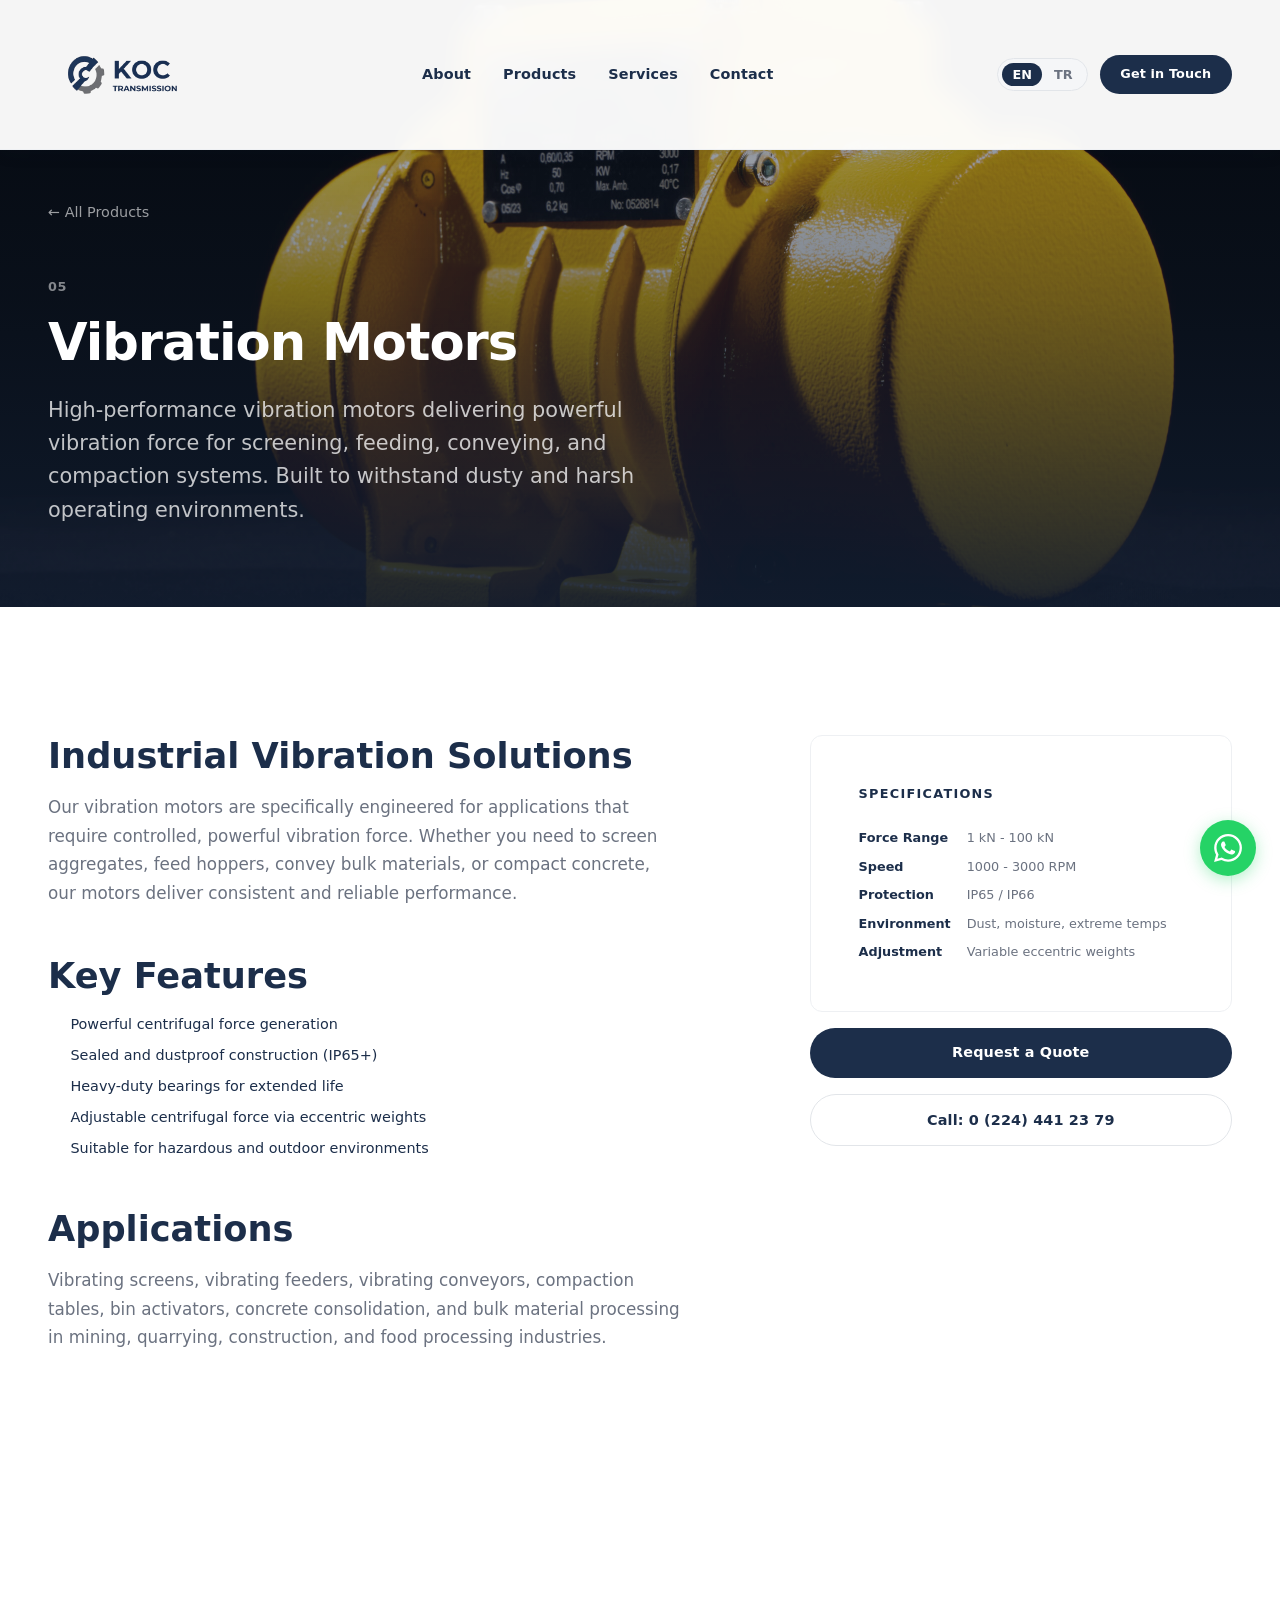
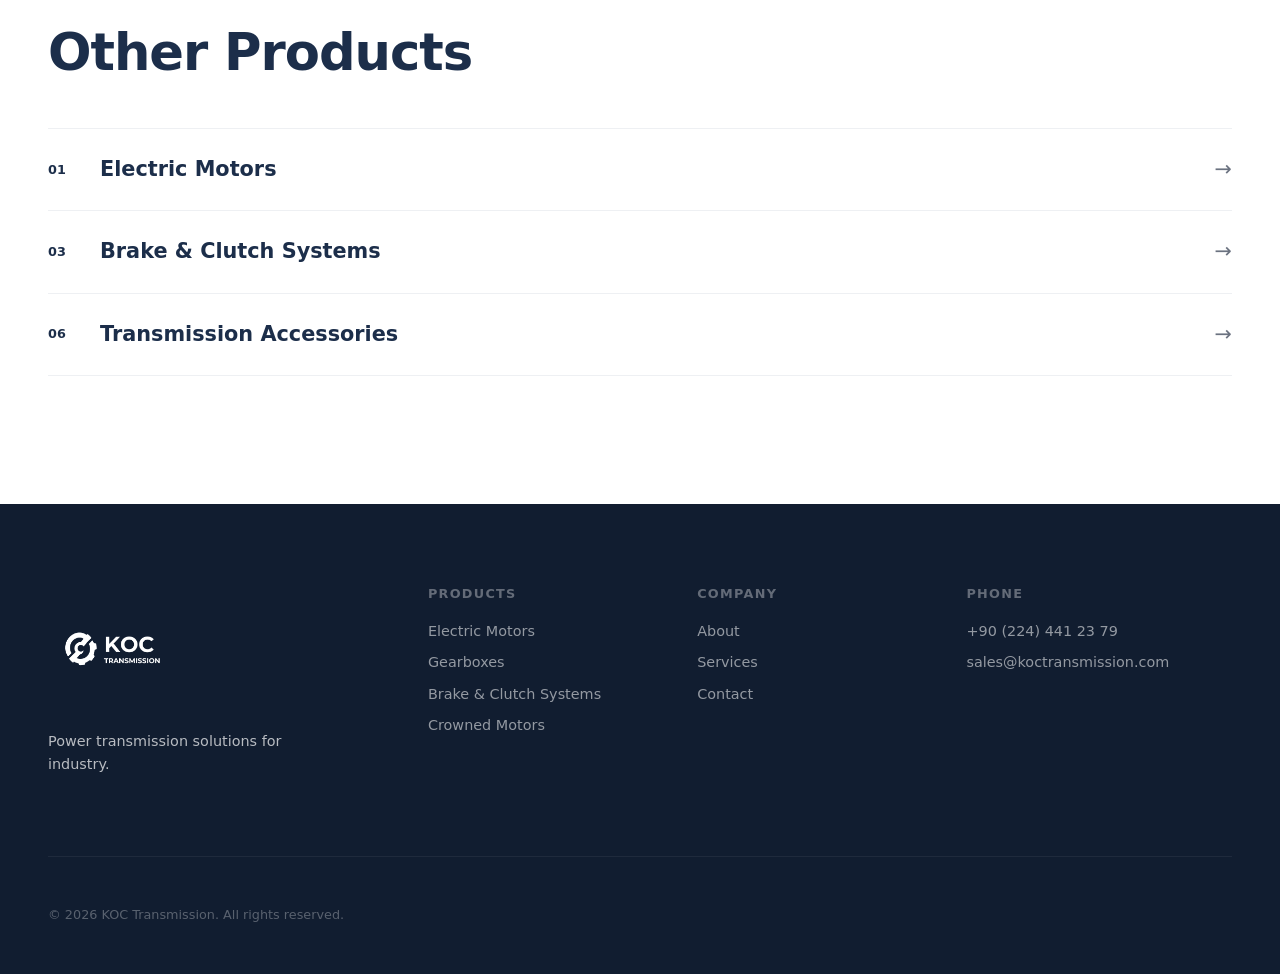
<file: products/vibration-motors.html>
<!DOCTYPE html>
<html lang="en">
<head>
  <meta charset="UTF-8">
  <meta name="viewport" content="width=device-width, initial-scale=1.0">
  <title>Vibration Motors — KOC Transmission</title>
  <meta name="description" content="Vibration motors for screening, feeding, conveying, and compaction. Built for harsh environments. KOC Transmission.">
  <link rel="preconnect" href="https://api.fontshare.com">
  <link href="https://api.fontshare.com/v2/css?f[]=satoshi@400,500,700,900&display=swap" rel="stylesheet">
  <link rel="stylesheet" href="../css/style.css">
  <link rel="stylesheet" href="../css/product-detail.css">
</head>
<body>
  <nav class="nav nav--scrolled" id="nav">
    <div class="nav__inner">
      <a href="../index.html" class="nav__logo"><img src="../assets/logo.png" alt="KOC Transmission" class="nav__logo-img"></a>
      <div class="nav__links" id="navLinks"><a href="../index.html#about" data-i18n="nav.about">About</a><a href="../index.html#products" data-i18n="nav.products">Products</a><a href="../index.html#services" data-i18n="nav.services">Services</a><a href="../index.html#contact" data-i18n="nav.contact">Contact</a></div>
      <div class="nav__actions">
        <button class="lang-toggle" id="langToggle" aria-label="Switch language"><span class="lang-toggle__active">EN</span><span class="lang-toggle__inactive">TR</span></button>
        <a href="../index.html#contact" class="btn btn--primary btn--sm" data-i18n="nav.cta">Get in Touch</a>
        <button class="nav__burger" id="navBurger" aria-label="Toggle menu"><span></span><span></span><span></span></button>
      </div>
    </div>
  </nav>

  <section class="product-hero" style="background-image: url(../assets/photos/product-3.jpg)">
    <div class="container">
      <a href="../index.html#products" class="product-hero__back" data-i18n="product.back">&larr; All Products</a>
      <div class="product-hero__grid">
        <div class="product-hero__content" data-reveal>
          <span class="product-hero__index">05</span>
          <h1 class="product-hero__title" data-i18n="products.p5.title">Vibration Motors</h1>
          <p class="product-hero__lead" data-i18n="detail.p5.lead">High-performance vibration motors delivering powerful vibration force for screening, feeding, conveying, and compaction systems. Built to withstand dusty and harsh operating environments.</p>
        </div>
        <div class="product-hero__icon" data-reveal>
          <svg width="80" height="80" viewBox="0 0 24 24" fill="none" stroke="currentColor" stroke-width="1"><path d="M4 15s1-1 4-1 5 2 8 2 4-1 4-1V3s-1 1-4 1-5-2-8-2-4 1-4 1z"/><line x1="4" y1="22" x2="4" y2="15"/></svg>
        </div>
      </div>
    </div>
  </section>

  <section class="product-detail section">
    <div class="container">
      <div class="product-detail__grid">
        <div class="product-detail__main" data-reveal>
          <h2 data-i18n="detail.p5.h1">Industrial Vibration Solutions</h2>
          <p data-i18n="detail.p5.t1">Our vibration motors are specifically engineered for applications that require controlled, powerful vibration force. Whether you need to screen aggregates, feed hoppers, convey bulk materials, or compact concrete, our motors deliver consistent and reliable performance.</p>

          <h2 data-i18n="detail.p5.h2">Key Features</h2>
          <ul class="product-detail__features">
            <li data-i18n="detail.p5.f1">Powerful centrifugal force generation</li>
            <li data-i18n="detail.p5.f2">Sealed and dustproof construction (IP65+)</li>
            <li data-i18n="detail.p5.f3">Heavy-duty bearings for extended life</li>
            <li data-i18n="detail.p5.f4">Adjustable centrifugal force via eccentric weights</li>
            <li data-i18n="detail.p5.f5">Suitable for hazardous and outdoor environments</li>
          </ul>

          <h2 data-i18n="detail.p5.h3">Applications</h2>
          <p data-i18n="detail.p5.t2">Vibrating screens, vibrating feeders, vibrating conveyors, compaction tables, bin activators, concrete consolidation, and bulk material processing in mining, quarrying, construction, and food processing industries.</p>
        </div>

        <aside class="product-detail__sidebar" data-reveal>
          <div class="product-detail__card">
            <h3 data-i18n="detail.sidebar.specs">Specifications</h3>
            <dl class="product-detail__specs">
              <dt data-i18n="detail.p5.s1l">Force Range</dt>
              <dd data-i18n="detail.p5.s1v">1 kN - 100 kN</dd>
              <dt data-i18n="detail.p5.s2l">Speed</dt>
              <dd data-i18n="detail.p5.s2v">1000 - 3000 RPM</dd>
              <dt data-i18n="detail.p5.s3l">Protection</dt>
              <dd data-i18n="detail.p5.s3v">IP65 / IP66</dd>
              <dt data-i18n="detail.p5.s4l">Environment</dt>
              <dd data-i18n="detail.p5.s4v">Dust, moisture, extreme temps</dd>
              <dt data-i18n="detail.p5.s5l">Adjustment</dt>
              <dd data-i18n="detail.p5.s5v">Variable eccentric weights</dd>
            </dl>
          </div>
          <a href="../index.html#contact" class="btn btn--primary btn--full" data-i18n="detail.cta">Request a Quote</a>
          <a href="tel:+902244412379" class="btn btn--ghost btn--full" data-i18n="detail.call">Call: 0 (224) 441 23 79</a>
        </aside>
      </div>
    </div>
  </section>

  <section class="related section">
    <div class="container">
      <h2 class="section__title" data-i18n="detail.related">Other Products</h2>
      <div class="related__grid">
        <a href="electric-motors.html" class="related__item" data-reveal><span class="related__num">01</span><span class="related__name" data-i18n="products.p1.title">Electric Motors</span><span class="related__arrow">&rarr;</span></a>
        <a href="brake-clutch-systems.html" class="related__item" data-reveal><span class="related__num">03</span><span class="related__name" data-i18n="products.p3.title">Brake & Clutch Systems</span><span class="related__arrow">&rarr;</span></a>
        <a href="transmission-accessories.html" class="related__item" data-reveal><span class="related__num">06</span><span class="related__name" data-i18n="products.p6.title">Transmission Accessories</span><span class="related__arrow">&rarr;</span></a>
      </div>
    </div>
  </section>

  <footer class="footer"><div class="container"><div class="footer__grid"><div class="footer__brand"><img src="../assets/logo.png" alt="KOC Transmission" class="nav__logo-img"><p class="footer__tagline" data-i18n="footer.tagline">Power transmission solutions for industry.</p></div><div class="footer__col"><span class="footer__heading" data-i18n="footer.products">Products</span><a href="electric-motors.html" data-i18n="products.p1.title">Electric Motors</a><a href="gearboxes.html" data-i18n="products.p2.title">Gearboxes</a><a href="brake-clutch-systems.html" data-i18n="products.p3.title">Brake & Clutch Systems</a><a href="crowned-motors.html" data-i18n="products.p7.title">Crowned Motors</a></div><div class="footer__col"><span class="footer__heading" data-i18n="footer.company">Company</span><a href="../index.html#about" data-i18n="nav.about">About</a><a href="../index.html#services" data-i18n="nav.services">Services</a><a href="../index.html#contact" data-i18n="nav.contact">Contact</a></div><div class="footer__col"><span class="footer__heading" data-i18n="contact.phone">Phone</span><a href="tel:+902244412379">+90 (224) 441 23 79</a><a href="mailto:sales@koctransmission.com">sales@koctransmission.com</a></div></div><div class="footer__bottom"><p>&copy; 2026 KOC Transmission. <span data-i18n="footer.rights">All rights reserved.</span></p></div></div></footer>
  <button class="scroll-top" id="scrollTop" aria-label="Scroll to top" title="Scroll to top"><svg viewBox="0 0 24 24" fill="none" stroke="currentColor" stroke-width="2.5" stroke-linecap="round" stroke-linejoin="round" aria-hidden="true"><path d="M18 15l-6-6-6 6"/></svg></button>
  <a href="https://wa.me/905339537777" target="_blank" rel="noopener" class="whatsapp-fab" aria-label="WhatsApp"><svg width="28" height="28" viewBox="0 0 24 24" fill="currentColor"><path d="M17.472 14.382c-.297-.149-1.758-.867-2.03-.967-.273-.099-.471-.148-.67.15-.197.297-.767.966-.94 1.164-.173.199-.347.223-.644.075-.297-.15-1.255-.463-2.39-1.475-.883-.788-1.48-1.761-1.653-2.059-.173-.297-.018-.458.13-.606.134-.133.298-.347.446-.52.149-.174.198-.298.298-.497.099-.198.05-.371-.025-.52-.075-.149-.669-1.612-.916-2.207-.242-.579-.487-.5-.669-.51-.173-.008-.371-.01-.57-.01-.198 0-.52.074-.792.372-.272.297-1.04 1.016-1.04 2.479 0 1.462 1.065 2.875 1.213 3.074.149.198 2.096 3.2 5.077 4.487.709.306 1.262.489 1.694.625.712.227 1.36.195 1.871.118.571-.085 1.758-.719 2.006-1.413.248-.694.248-1.289.173-1.413-.074-.124-.272-.198-.57-.347m-5.421 7.403h-.004a9.87 9.87 0 01-5.031-1.378l-.361-.214-3.741.982.998-3.648-.235-.374a9.86 9.86 0 01-1.51-5.26c.001-5.45 4.436-9.884 9.888-9.884 2.64 0 5.122 1.03 6.988 2.898a9.825 9.825 0 012.893 6.994c-.003 5.45-4.437 9.884-9.885 9.884m8.413-18.297A11.815 11.815 0 0012.05 0C5.495 0 .16 5.335.157 11.892c0 2.096.547 4.142 1.588 5.945L.057 24l6.305-1.654a11.882 11.882 0 005.683 1.448h.005c6.554 0 11.89-5.335 11.893-11.893a11.821 11.821 0 00-3.48-8.413z"/></svg></a>
  <script src="../js/product-detail.js"></script>
</body>
</html>
</file>
<file: css/style.css>
/* ==========================================================================
   KOC TRANSMISSION — Design System
   Palette: Navy (#1c2e4a) / Grey (#8a8f96) / White (#ffffff)
   Font: Satoshi
   ========================================================================== */

*, *::before, *::after { margin: 0; padding: 0; box-sizing: border-box; }

:root {
  --c-navy: #1c2e4a;
  --c-navy-light: #2a4060;
  --c-navy-dark: #111d30;
  --c-grey: #8a8f96;
  --c-grey-light: #b0b4b9;
  --c-grey-dark: #5e6268;
  --c-white: #ffffff;
  --c-off-white: #f5f6f8;
  --c-bg: #ffffff;
  --c-bg-alt: #f5f6f8;
  --c-surface: #ffffff;
  --c-text: #1c2e4a;
  --c-text-muted: #6b7280;
  --c-accent: #1c2e4a;
  --c-accent-light: #2a4060;
  --c-border: #e2e5e9;
  --c-border-light: #eef0f3;

  --fs-xs: clamp(0.7rem, 0.65rem + 0.25vw, 0.8rem);
  --fs-sm: clamp(0.8rem, 0.75rem + 0.3vw, 0.9rem);
  --fs-base: clamp(0.95rem, 0.9rem + 0.3vw, 1.05rem);
  --fs-md: clamp(1.1rem, 1rem + 0.5vw, 1.3rem);
  --fs-lg: clamp(1.5rem, 1.2rem + 1.5vw, 2.2rem);
  --fs-xl: clamp(2rem, 1.5rem + 2.5vw, 3.2rem);
  --fs-xxl: clamp(2.5rem, 1.8rem + 3.5vw, 4.5rem);

  --sp-xs: 0.5rem;
  --sp-sm: 1rem;
  --sp-md: 1.5rem;
  --sp-lg: 3rem;
  --sp-xl: 5rem;
  --sp-xxl: 8rem;

  --ease-out: cubic-bezier(0.25, 0.46, 0.45, 0.94);
  --max-w: 1280px;
  --nav-h: 150px;
  --radius: 12px;
  --radius-sm: 8px;
}

html { scroll-behavior: smooth; -webkit-font-smoothing: antialiased; -moz-osx-font-smoothing: grayscale; }

body {
  font-family: 'Satoshi', system-ui, -apple-system, sans-serif;
  font-size: var(--fs-base);
  line-height: 1.6;
  color: var(--c-text);
  background: var(--c-bg);
  overflow-x: hidden;
}

a { color: inherit; text-decoration: none; transition: color 0.3s var(--ease-out); }
img { max-width: 100%; display: block; }
::selection { background: var(--c-navy); color: var(--c-white); }

.container { width: 100%; max-width: var(--max-w); margin: 0 auto; padding: 0 var(--sp-md); }
@media (min-width: 768px) { .container { padding: 0 var(--sp-lg); } }

/* --- SECTION --- */
.section { padding: var(--sp-xxl) 0; position: relative; }

.section__label {
  display: inline-block;
  font-size: var(--fs-xs);
  font-weight: 700;
  letter-spacing: 0.12em;
  text-transform: uppercase;
  color: var(--c-grey);
  margin-bottom: var(--sp-sm);
}

.section__title {
  font-size: var(--fs-xl);
  font-weight: 900;
  line-height: 1.1;
  letter-spacing: -0.02em;
  color: var(--c-navy);
  margin-bottom: var(--sp-md);
}

.section__desc {
  font-size: var(--fs-md);
  color: var(--c-text-muted);
  max-width: 540px;
  line-height: 1.5;
}

.section__header { margin-bottom: var(--sp-xl); }

/* --- BUTTONS --- */
.btn {
  display: inline-flex;
  align-items: center;
  justify-content: center;
  gap: 0.5rem;
  font-family: inherit;
  font-size: var(--fs-sm);
  font-weight: 600;
  letter-spacing: 0.01em;
  padding: 0.85rem 1.8rem;
  border-radius: 100px;
  border: none;
  cursor: pointer;
  transition: all 0.35s var(--ease-out);
  white-space: nowrap;
}

.btn--primary { background: var(--c-navy); color: var(--c-white); }
.btn--primary:hover {
  background: var(--c-navy-light);
  transform: translateY(-2px);
  box-shadow: 0 8px 24px rgba(28, 46, 74, 0.25);
}

.btn--ghost { background: transparent; color: var(--c-navy); border: 1.5px solid var(--c-border); }
.btn--ghost:hover { border-color: var(--c-navy); background: var(--c-navy); color: var(--c-white); }
.btn--sm { padding: 0.55rem 1.3rem; font-size: var(--fs-xs); }
.btn--full { width: 100%; }

/* ==========================================================================
   NAV
   ========================================================================== */
.nav {
  position: fixed;
  top: 0; left: 0; right: 0;
  z-index: 100;
  height: var(--nav-h);
  display: flex;
  align-items: center;
  transition: all 0.4s var(--ease-out);
  background: transparent;
}

.nav--scrolled {
  background: rgba(255, 255, 255, 0.96);
  backdrop-filter: saturate(140%) blur(12px);
  -webkit-backdrop-filter: saturate(140%) blur(12px);
  border-bottom: 1px solid var(--c-border-light);
  box-shadow: 0 4px 18px rgba(28, 46, 74, 0.06);
}

.nav__inner {
  display: flex;
  align-items: center;
  justify-content: space-between;
  width: 100%;
  max-width: var(--max-w);
  margin: 0 auto;
  padding: 0 var(--sp-md);
}
@media (min-width: 768px) { .nav__inner { padding: 0 var(--sp-lg); } }

.nav__logo {
  display: flex;
  align-items: center;
  gap: 0.5rem;
  z-index: 101;
}

.nav__logo-img {
  height: 150px;
  width: auto;
}

.footer__brand .nav__logo-img {
  height: 130px;
}

.nav__logo-mark {
  display: flex;
  align-items: center;
  justify-content: center;
  width: 38px;
  height: 38px;
  background: var(--c-navy);
  color: var(--c-white);
  font-size: 0.8rem;
  font-weight: 900;
  letter-spacing: 0.05em;
  border-radius: var(--radius-sm);
}

.nav__logo-text {
  font-size: var(--fs-sm);
  font-weight: 700;
  color: var(--c-navy);
  letter-spacing: -0.01em;
}

.nav__links { display: none; gap: 2rem; }
@media (min-width: 900px) { .nav__links { display: flex; } }

.nav__links a {
  font-size: var(--fs-sm);
  font-weight: 600;
  color: rgba(255, 255, 255, 0.92);
  letter-spacing: 0.01em;
  position: relative;
  text-shadow: 0 1px 2px rgba(0, 0, 0, 0.15);
}
.nav__links a::after {
  content: '';
  position: absolute;
  bottom: -4px; left: 0;
  width: 0; height: 1.5px;
  background: currentColor;
  transition: width 0.3s var(--ease-out);
}
.nav__links a:hover { color: var(--c-white); }
.nav__links a:hover::after { width: 100%; }
.nav--scrolled .nav__links a {
  color: var(--c-navy);
  text-shadow: none;
}
.nav--scrolled .nav__links a:hover { color: var(--c-navy-dark); }

.nav__actions { display: flex; align-items: center; gap: 0.75rem; z-index: 101; }

.lang-toggle {
  display: flex; align-items: center; gap: 2px;
  background: var(--c-bg-alt);
  border: 1px solid var(--c-border);
  border-radius: 100px;
  padding: 4px;
  cursor: pointer;
  font-family: inherit;
  font-size: var(--fs-xs);
  font-weight: 600;
}
.lang-toggle span {
  display: flex; align-items: center; justify-content: center;
  padding: 4px 10px;
  border-radius: 100px;
  transition: all 0.3s var(--ease-out);
}
.lang-toggle__active { background: var(--c-navy); color: var(--c-white); }
.lang-toggle__inactive { color: var(--c-text-muted); }

.nav__burger {
  display: flex; flex-direction: column; gap: 5px;
  background: none; border: none; cursor: pointer; padding: 4px;
}
@media (min-width: 900px) { .nav__burger { display: none; } }
.nav__burger span {
  display: block; width: 22px; height: 2px;
  background: var(--c-navy); border-radius: 2px;
  transition: all 0.3s var(--ease-out); transform-origin: center;
}
.nav__burger.active span:nth-child(1) { transform: rotate(45deg) translate(5px, 5px); }
.nav__burger.active span:nth-child(2) { opacity: 0; }
.nav__burger.active span:nth-child(3) { transform: rotate(-45deg) translate(5px, -5px); }

.nav__actions .btn { display: none; }
@media (min-width: 900px) { .nav__actions .btn { display: inline-flex; } }

.nav__links.mobile-open {
  display: flex; flex-direction: column;
  position: fixed; top: 0; left: 0; right: 0; bottom: 0;
  background: var(--c-white); z-index: 100;
  align-items: center; justify-content: center; gap: 2.5rem;
}
.nav__links.mobile-open a { font-size: var(--fs-lg); font-weight: 700; color: var(--c-navy); text-shadow: none; }

/* ==========================================================================
   HERO
   ========================================================================== */
.hero {
  min-height: 100dvh;
  display: flex;
  align-items: center;
  position: relative;
  padding: calc(var(--nav-h) + var(--sp-lg)) var(--sp-md) var(--sp-lg);
  overflow: hidden;
  background: linear-gradient(135deg, var(--c-navy-dark) 0%, var(--c-navy) 50%, var(--c-navy-light) 100%);
  background-size: cover;
  background-position: center;
  color: var(--c-white);
}

.hero[style*="background-image"] .hero__bg {
  background: linear-gradient(135deg, rgba(17,29,48,0.88) 0%, rgba(28,46,74,0.82) 50%, rgba(42,64,96,0.78) 100%);
}

.hero__bg {
  position: absolute; inset: 0;
  background:
    radial-gradient(ellipse 70% 50% at 80% 30%, rgba(255,255,255,0.04) 0%, transparent 70%),
    radial-gradient(ellipse 50% 40% at 10% 80%, rgba(138,143,150,0.08) 0%, transparent 70%);
  pointer-events: none;
}

.hero__bg::before {
  content: '';
  position: absolute;
  top: 10%; right: -5%;
  width: 400px; height: 400px;
  border-radius: 50%;
  border: 1px solid rgba(255,255,255,0.06);
  animation: heroOrb 20s linear infinite;
}
.hero__bg::after {
  content: '';
  position: absolute;
  bottom: 15%; left: 5%;
  width: 250px; height: 250px;
  border-radius: 50%;
  border: 1px solid rgba(255,255,255,0.04);
  animation: heroOrb 15s linear infinite reverse;
}
@keyframes heroOrb { from { transform: rotate(0deg); } to { transform: rotate(360deg); } }

.hero__content { position: relative; max-width: 720px; z-index: 1; margin: 0 auto; }
@media (min-width: 768px) {
  .hero { padding-left: var(--sp-lg); padding-right: var(--sp-lg); }
  .hero__content { margin: 0; margin-left: 5%; }
}

.hero__label { margin-bottom: var(--sp-md); }
.hero__label span {
  display: inline-block;
  font-size: var(--fs-xs);
  font-weight: 700;
  letter-spacing: 0.14em;
  text-transform: uppercase;
  color: rgba(255,255,255,0.7);
  padding: 6px 14px;
  border: 1px solid rgba(255,255,255,0.2);
  border-radius: 100px;
}

.hero__title {
  font-size: var(--fs-xxl);
  font-weight: 900;
  line-height: 1.05;
  letter-spacing: -0.03em;
  color: var(--c-white);
  margin-bottom: var(--sp-md);
}
.hero__title--accent { color: var(--c-grey-light); }

.hero__sub {
  font-size: var(--fs-md);
  color: rgba(255,255,255,0.7);
  line-height: 1.6;
  max-width: 520px;
  margin-bottom: var(--sp-lg);
}

.hero__actions { display: flex; flex-wrap: wrap; gap: var(--sp-sm); margin-bottom: var(--sp-xl); }
.hero__actions .btn--primary { background: var(--c-white); color: var(--c-navy); }
.hero__actions .btn--primary:hover { background: var(--c-off-white); box-shadow: 0 8px 24px rgba(0,0,0,0.2); }
.hero__actions .btn--ghost { border-color: rgba(255,255,255,0.3); color: var(--c-white); }
.hero__actions .btn--ghost:hover { background: rgba(255,255,255,0.1); border-color: rgba(255,255,255,0.5); color: var(--c-white); }

.hero__stats {
  display: flex;
  gap: var(--sp-lg);
  padding-top: var(--sp-lg);
  border-top: 1px solid rgba(255,255,255,0.12);
}
.hero__stat { display: flex; flex-direction: column; }
.hero__stat-row { display: flex; align-items: baseline; }
.hero__stat-num { font-size: var(--fs-lg); font-weight: 900; color: var(--c-white); line-height: 1; }
.hero__stat-plus { font-size: var(--fs-lg); font-weight: 900; color: var(--c-grey-light); line-height: 1; }
.hero__stat-label { font-size: var(--fs-xs); color: rgba(255,255,255,0.5); margin-top: 4px; }

.hero__scroll {
  position: absolute;
  bottom: 2rem; right: 2rem;
  display: none;
  flex-direction: column;
  align-items: center;
  gap: 0.75rem;
}
@media (min-width: 768px) { .hero__scroll { display: flex; } }
.hero__scroll span {
  font-size: var(--fs-xs);
  letter-spacing: 0.1em;
  text-transform: uppercase;
  color: rgba(255,255,255,0.4);
  writing-mode: vertical-rl;
}
.hero__scroll-line {
  width: 1px; height: 60px;
  background: rgba(255,255,255,0.15);
  position: relative; overflow: hidden;
}
.hero__scroll-line::after {
  content: '';
  position: absolute; top: -100%; left: 0;
  width: 100%; height: 40%;
  background: var(--c-white);
  animation: scrollLine 2s var(--ease-out) infinite;
}
@keyframes scrollLine { 0% { top: -40%; } 100% { top: 100%; } }

/* ==========================================================================
   ABOUT
   ========================================================================== */
.about { background: var(--c-bg-alt); }
.about__grid { display: grid; gap: var(--sp-xl); }
@media (min-width: 768px) {
  .about__grid { grid-template-columns: 1fr 1.3fr; gap: var(--sp-xxl); align-items: start; }
}
.about__left .section__title { position: sticky; top: calc(var(--nav-h) + var(--sp-lg)); }
/* About images */
.about__images {
  margin-top: var(--sp-lg);
}
.about__img {
  width: 100%;
  object-fit: cover;
  border-radius: var(--radius);
}
.about__img--full { height: 300px; }
@media (max-width: 600px) {
  .about__img--full { height: 200px; }
}

.about__lead { font-size: var(--fs-md); color: var(--c-text); line-height: 1.6; margin-bottom: var(--sp-md); font-weight: 500; }
.about__text { font-size: var(--fs-base); color: var(--c-text-muted); line-height: 1.7; margin-bottom: var(--sp-lg); }

.about__highlights {
  display: flex; flex-wrap: wrap; gap: var(--sp-md);
  padding-top: var(--sp-lg);
  border-top: 1px solid var(--c-border);
}
.about__highlight { display: flex; flex-direction: column; min-width: 120px; }
.about__highlight-num { font-size: var(--fs-lg); font-weight: 900; color: var(--c-navy); line-height: 1; }
.about__highlight-label { font-size: var(--fs-sm); font-weight: 700; color: var(--c-navy); }
.about__highlight-sub { font-size: var(--fs-xs); color: var(--c-text-muted); margin-top: 2px; }

/* ==========================================================================
   PRODUCTS
   ========================================================================== */
.products__grid { display: grid; gap: var(--sp-sm); }
@media (min-width: 600px) { .products__grid { grid-template-columns: repeat(2, 1fr); } }
@media (min-width: 1000px) {
  .products__grid { grid-template-columns: repeat(2, 1fr); }
  .product-card--featured { grid-row: span 2; }
}

.product-card {
  position: relative;
  display: flex; flex-direction: column;
  border-radius: var(--radius);
  transition: all 0.4s var(--ease-out);
  overflow: hidden;
  cursor: pointer;
  min-height: 320px;
  border: none;
}
.product-card:hover {
  transform: translateY(-4px);
  box-shadow: 0 20px 60px rgba(28, 46, 74, 0.2);
}

.product-card__img {
  position: absolute;
  inset: 0;
  width: 100%;
  height: 100%;
  object-fit: cover;
  transition: transform 0.6s var(--ease-out);
  z-index: 0;
}
.product-card:hover .product-card__img { transform: scale(1.08); }

.product-card__body {
  position: relative;
  z-index: 1;
  padding: var(--sp-lg);
  display: flex;
  flex-direction: column;
  flex: 1;
  justify-content: flex-end;
  background: linear-gradient(0deg, rgba(17,29,48,0.92) 0%, rgba(17,29,48,0.6) 50%, rgba(17,29,48,0.15) 100%);
}

.product-card__index { font-size: var(--fs-xs); font-weight: 700; color: rgba(255,255,255,0.5); margin-bottom: var(--sp-xs); }
.product-card__title { font-size: var(--fs-md); font-weight: 700; color: var(--c-white); margin-bottom: var(--sp-xs); line-height: 1.2; }
.product-card__desc { font-size: var(--fs-sm); color: rgba(255,255,255,0.7); line-height: 1.5; }
.product-card__link {
  display: inline-block; margin-top: var(--sp-sm);
  font-size: var(--fs-xs); font-weight: 600;
  color: var(--c-white); letter-spacing: 0.02em;
  transition: letter-spacing 0.3s var(--ease-out);
  opacity: 0.8;
}
.product-card:hover .product-card__link { letter-spacing: 0.06em; opacity: 1; }

/* Featured card - taller */
.product-card--featured { min-height: 400px; }
@media (min-width: 1000px) { .product-card--featured { grid-row: span 2; min-height: auto; } }

/* Tool card (no image) */
.product-card--tool {
  background: var(--c-bg-alt);
  border: 2px dashed var(--c-border);
  min-height: 200px;
}
.product-card--tool .product-card__body {
  background: none;
  justify-content: center;
}
.product-card--tool .product-card__index { color: var(--c-text-muted); }
.product-card--tool .product-card__title { color: var(--c-navy); }
.product-card--tool .product-card__desc { color: var(--c-text-muted); }
.product-card--tool .product-card__link { color: var(--c-navy); }

/* ==========================================================================
   PARTNERS
   ========================================================================== */
.partners { background: var(--c-white); padding: var(--sp-xl) 0; }
.partners .section__header { text-align: center; }
.partners .section__title { margin: 0 auto var(--sp-md); }

.partners__grid {
  display: grid;
  grid-template-columns: repeat(4, 1fr);
  gap: var(--sp-md);
  align-items: center;
}
@media (max-width: 768px) { .partners__grid { grid-template-columns: repeat(3, 1fr); } }
@media (max-width: 480px) { .partners__grid { grid-template-columns: repeat(2, 1fr); } }

.partners__item {
  display: flex;
  align-items: center;
  justify-content: center;
  padding: var(--sp-md);
  background: var(--c-bg-alt);
  border-radius: var(--radius-sm);
  border: 1px solid var(--c-border-light);
  transition: all 0.3s var(--ease-out);
  min-height: 80px;
}
.partners__item:hover {
  border-color: var(--c-border);
  box-shadow: 0 4px 16px rgba(28, 46, 74, 0.06);
}
.partners__item img {
  max-height: 50px;
  max-width: 120px;
  width: auto;
  object-fit: contain;
  filter: grayscale(100%);
  opacity: 0.6;
  transition: all 0.3s var(--ease-out);
}
.partners__item:hover img {
  filter: grayscale(0%);
  opacity: 1;
}

/* ==========================================================================
   SERVICES
   ========================================================================== */
.services { background: var(--c-bg-alt); }
.services__list { display: flex; flex-direction: column; }

.service {
  display: flex; gap: var(--sp-md);
  padding: var(--sp-lg) 0;
  border-bottom: 1px solid var(--c-border-light);
  transition: all 0.3s var(--ease-out);
}
.service:first-child { border-top: 1px solid var(--c-border-light); }
.service:hover { padding-left: var(--sp-sm); }

.service__num { font-size: var(--fs-xs); font-weight: 700; color: var(--c-grey); min-width: 32px; padding-top: 4px; }
.service__content { flex: 1; }
.service__title { font-size: var(--fs-md); font-weight: 700; color: var(--c-navy); margin-bottom: 0.35rem; }
.service__desc { font-size: var(--fs-sm); color: var(--c-text-muted); line-height: 1.6; max-width: 600px; }
@media (min-width: 768px) {
  .service { gap: var(--sp-lg); }
  .service__num { font-size: var(--fs-sm); min-width: 48px; }
}

/* ==========================================================================
   CONTACT
   ========================================================================== */
.contact__grid { display: grid; gap: var(--sp-xl); }
@media (min-width: 768px) { .contact__grid { grid-template-columns: 1fr 1fr; gap: var(--sp-xxl); } }

.contact__text { font-size: var(--fs-base); color: var(--c-text-muted); line-height: 1.7; margin-bottom: var(--sp-lg); }
.contact__details { display: flex; flex-direction: column; gap: var(--sp-md); }
.contact__detail { display: flex; flex-direction: column; gap: 2px; }
.contact__detail-label {
  font-size: var(--fs-xs); font-weight: 700;
  letter-spacing: 0.1em; text-transform: uppercase;
  color: var(--c-grey); margin-bottom: 4px;
}
.contact__detail a, .contact__detail p { font-size: var(--fs-sm); color: var(--c-text-muted); line-height: 1.6; }
.contact__detail a:hover { color: var(--c-navy); }

.contact__form {
  background: var(--c-bg-alt);
  padding: var(--sp-lg);
  border: 1px solid var(--c-border-light);
  border-radius: var(--radius);
}
.form__group { margin-bottom: var(--sp-md); }
.form__group label { display: block; font-size: var(--fs-xs); font-weight: 600; color: var(--c-text); margin-bottom: 6px; }
.form__group input, .form__group textarea {
  width: 100%; font-family: inherit; font-size: var(--fs-sm);
  padding: 0.75rem 1rem;
  border: 1px solid var(--c-border);
  border-radius: var(--radius-sm);
  background: var(--c-white);
  color: var(--c-text);
  transition: border-color 0.3s var(--ease-out), box-shadow 0.3s var(--ease-out);
  outline: none;
}
.form__group input:focus, .form__group textarea:focus {
  border-color: var(--c-navy);
  box-shadow: 0 0 0 3px rgba(28, 46, 74, 0.08);
}
.form__group textarea { resize: vertical; min-height: 120px; }

/* ==========================================================================
   FOOTER
   ========================================================================== */
.footer {
  background: var(--c-navy-dark);
  color: rgba(255, 255, 255, 0.7);
  padding: var(--sp-xl) 0 var(--sp-lg);
}
.footer__grid { display: grid; gap: var(--sp-lg); margin-bottom: var(--sp-xl); }
@media (min-width: 768px) { .footer__grid { grid-template-columns: 1.5fr 1fr 1fr 1.2fr; } }

.footer__brand .nav__logo-mark { margin-bottom: var(--sp-sm); background: rgba(255,255,255,0.1); }
.footer__brand .nav__logo-img { margin-bottom: var(--sp-sm); filter: brightness(0) invert(1); }
.footer__tagline { font-size: var(--fs-sm); line-height: 1.6; max-width: 260px; }

.footer__col { display: flex; flex-direction: column; gap: 0.5rem; }
.footer__heading { font-size: var(--fs-xs); font-weight: 700; letter-spacing: 0.1em; text-transform: uppercase; color: rgba(255,255,255,0.35); margin-bottom: 0.5rem; }
.footer__col a { font-size: var(--fs-sm); color: rgba(255,255,255,0.55); transition: color 0.3s var(--ease-out); }
.footer__col a:hover { color: var(--c-white); }

.footer__bottom { padding-top: var(--sp-lg); border-top: 1px solid rgba(255,255,255,0.06); }
.footer__bottom p { font-size: var(--fs-xs); color: rgba(255,255,255,0.3); }

/* ==========================================================================
   WHATSAPP FAB
   ========================================================================== */
.whatsapp-fab {
  position: fixed; bottom: 1.5rem; right: 1.5rem;
  z-index: 90;
  width: 56px; height: 56px;
  display: flex; align-items: center; justify-content: center;
  background: #25d366; color: #fff;
  border-radius: 50%;
  box-shadow: 0 4px 16px rgba(37, 211, 102, 0.35);
  transition: all 0.35s var(--ease-out);
}
.whatsapp-fab:hover { transform: translateY(-3px) scale(1.05); box-shadow: 0 8px 28px rgba(37, 211, 102, 0.45); }

/* ==========================================================================
   SCROLL TO TOP
   ========================================================================== */
.scroll-top {
  position: fixed;
  bottom: calc(1.5rem + 56px + 0.75rem);
  right: 1.5rem;
  z-index: 91;
  width: 46px; height: 46px;
  display: flex; align-items: center; justify-content: center;
  background: var(--c-navy);
  color: var(--c-white);
  border: none;
  border-radius: 50%;
  cursor: pointer;
  opacity: 0;
  visibility: hidden;
  transform: translateY(10px);
  transition: opacity 0.3s var(--ease-out), transform 0.3s var(--ease-out), background-color 0.25s var(--ease-out), visibility 0.3s;
  box-shadow: 0 4px 16px rgba(28, 46, 74, 0.25);
}
.scroll-top.visible {
  opacity: 1;
  visibility: visible;
  transform: translateY(0);
}
.scroll-top:hover {
  background: var(--c-navy-light);
  transform: translateY(-3px);
  box-shadow: 0 8px 24px rgba(28, 46, 74, 0.32);
}
.scroll-top:focus-visible {
  outline: 2px solid var(--c-navy);
  outline-offset: 3px;
}
.scroll-top svg { width: 20px; height: 20px; }
@media (max-width: 600px) {
  .scroll-top { width: 42px; height: 42px; bottom: calc(1.5rem + 56px + 0.5rem); right: 1.5rem; }
}

/* ==========================================================================
   REVEAL
   ========================================================================== */
[data-reveal] {
  opacity: 0;
  transform: translateY(30px);
  transition: opacity 0.8s var(--ease-out), transform 0.8s var(--ease-out);
}
[data-reveal].revealed { opacity: 1; transform: translateY(0); }
[data-reveal]:nth-child(2) { transition-delay: 0.1s; }
[data-reveal]:nth-child(3) { transition-delay: 0.2s; }
[data-reveal]:nth-child(4) { transition-delay: 0.3s; }
[data-reveal]:nth-child(5) { transition-delay: 0.15s; }
[data-reveal]:nth-child(6) { transition-delay: 0.25s; }
[data-reveal]:nth-child(7) { transition-delay: 0.35s; }
[data-reveal]:nth-child(8) { transition-delay: 0.45s; }

/* ==========================================================================
   RESPONSIVE
   ========================================================================== */
@media (max-width: 600px) {
  .hero__stats { flex-direction: column; gap: var(--sp-md); }
  .hero__stats .hero__stat { flex-direction: row; align-items: baseline; gap: var(--sp-xs); }
  .product-card { padding: var(--sp-md); }
  .contact__form { padding: var(--sp-md); }
}

@media (prefers-reduced-motion: reduce) {
  *, *::before, *::after { animation-duration: 0.01ms !important; transition-duration: 0.01ms !important; }
  [data-reveal] { opacity: 1; transform: none; }
  html { scroll-behavior: auto; }
}
</file>
<file: css/product-detail.css>
/* ==========================================================================
   PRODUCT DETAIL PAGES
   ========================================================================== */

/* --- Product Hero (full-image background) --- */
.product-hero {
  position: relative;
  min-height: 420px;
  display: flex;
  align-items: flex-end;
  padding: calc(var(--nav-h) + var(--sp-lg)) 0 var(--sp-xl);
  background-size: cover;
  background-position: center;
  overflow: hidden;
}

.product-hero::before {
  content: '';
  position: absolute;
  inset: 0;
  background: linear-gradient(0deg, rgba(17,29,48,0.92) 0%, rgba(17,29,48,0.55) 50%, rgba(17,29,48,0.3) 100%);
  z-index: 1;
}

.product-hero .container { position: relative; z-index: 2; }

.product-hero__back {
  display: inline-flex;
  align-items: center;
  font-size: var(--fs-sm);
  font-weight: 500;
  color: rgba(255,255,255,0.6);
  margin-bottom: var(--sp-lg);
  transition: color 0.3s var(--ease-out);
}
.product-hero__back:hover { color: var(--c-white); }

.product-hero__grid {
  display: flex;
  justify-content: space-between;
  align-items: flex-end;
  gap: var(--sp-lg);
}

.product-hero__content { max-width: 640px; }

.product-hero__index {
  display: inline-block;
  font-size: var(--fs-xs);
  font-weight: 700;
  color: rgba(255,255,255,0.5);
  letter-spacing: 0.05em;
  margin-bottom: var(--sp-sm);
}

.product-hero__title {
  font-size: var(--fs-xl);
  font-weight: 900;
  line-height: 1.1;
  letter-spacing: -0.02em;
  color: var(--c-white);
  margin-bottom: var(--sp-md);
}

.product-hero__lead {
  font-size: var(--fs-md);
  color: rgba(255,255,255,0.75);
  line-height: 1.6;
}

.product-hero__icon { display: none; }

@media (min-width: 768px) {
  .product-hero { min-height: 480px; }
}

/* --- Product Detail Grid --- */
.product-detail__grid {
  display: grid;
  gap: var(--sp-xl);
}

@media (min-width: 768px) {
  .product-detail__grid {
    grid-template-columns: 1.5fr 1fr;
    gap: var(--sp-xxl);
    align-items: start;
  }
}

.product-detail__main h2 {
  font-size: var(--fs-lg);
  font-weight: 700;
  color: var(--c-accent);
  margin-top: var(--sp-lg);
  margin-bottom: var(--sp-sm);
  line-height: 1.2;
}

.product-detail__main h2:first-child {
  margin-top: 0;
}

.product-detail__main p {
  font-size: var(--fs-base);
  color: var(--c-text-muted);
  line-height: 1.7;
  margin-bottom: var(--sp-sm);
}

/* Feature list */
.product-detail__features {
  list-style: none;
  padding: 0;
  margin: 0 0 var(--sp-md);
  display: flex;
  flex-direction: column;
  gap: 0.6rem;
}

.product-detail__features li {
  position: relative;
  padding-left: 1.4rem;
  font-size: var(--fs-sm);
  color: var(--c-text);
  line-height: 1.5;
}

.product-detail__features li::before {
  content: '';
  position: absolute;
  left: 0;
  top: 0.55em;
  width: 6px;
  height: 6px;
  border-radius: 50%;
  background: var(--accent, var(--c-accent-warm));
}

/* Type cards (gearboxes page) */
.product-detail__types {
  display: grid;
  gap: var(--sp-sm);
  margin: var(--sp-md) 0;
}

@media (min-width: 600px) {
  .product-detail__types {
    grid-template-columns: 1fr 1fr;
  }
}

.product-detail__type {
  padding: var(--sp-md);
  background: var(--c-bg);
  border: 1px solid var(--c-border-light);
  border-radius: var(--radius-sm);
}

.product-detail__type h3 {
  font-size: var(--fs-sm);
  font-weight: 700;
  color: var(--c-accent);
  margin-bottom: 0.35rem;
}

.product-detail__type p {
  font-size: var(--fs-xs);
  color: var(--c-text-muted);
  line-height: 1.5;
  margin: 0;
}

/* --- Sidebar --- */
.product-detail__sidebar {
  display: flex;
  flex-direction: column;
  gap: var(--sp-sm);
  position: sticky;
  top: calc(var(--nav-h) + var(--sp-lg));
}

.product-detail__card {
  background: var(--c-bg);
  border: 1px solid var(--c-border-light);
  border-radius: var(--radius);
  padding: var(--sp-lg);
}

.product-detail__card h3 {
  font-size: var(--fs-xs);
  font-weight: 700;
  letter-spacing: 0.1em;
  text-transform: uppercase;
  color: var(--c-accent-warm);
  margin-bottom: var(--sp-md);
}

.product-detail__specs {
  display: grid;
  grid-template-columns: auto 1fr;
  gap: 0.5rem 1rem;
}

.product-detail__specs dt {
  font-size: var(--fs-xs);
  font-weight: 600;
  color: var(--c-text);
}

.product-detail__specs dd {
  font-size: var(--fs-xs);
  color: var(--c-text-muted);
  margin: 0;
}

/* --- Related Products --- */
.related {
  background: var(--c-surface);
}

.related .section__title {
  margin-bottom: var(--sp-lg);
}

.related__grid {
  display: flex;
  flex-direction: column;
}

.related__item {
  display: flex;
  align-items: center;
  gap: var(--sp-md);
  padding: var(--sp-md) 0;
  border-bottom: 1px solid var(--c-border-light);
  transition: padding-left 0.3s var(--ease-out);
}

.related__item:first-child {
  border-top: 1px solid var(--c-border-light);
}

.related__item:hover {
  padding-left: var(--sp-sm);
}

.related__num {
  font-size: var(--fs-xs);
  font-weight: 700;
  color: var(--c-accent-warm);
  min-width: 28px;
}

.related__name {
  flex: 1;
  font-size: var(--fs-md);
  font-weight: 600;
  color: var(--c-accent);
}

.related__arrow {
  font-size: var(--fs-md);
  color: var(--c-text-muted);
  transition: transform 0.3s var(--ease-out);
}

.related__item:hover .related__arrow {
  transform: translateX(4px);
}
</file>
